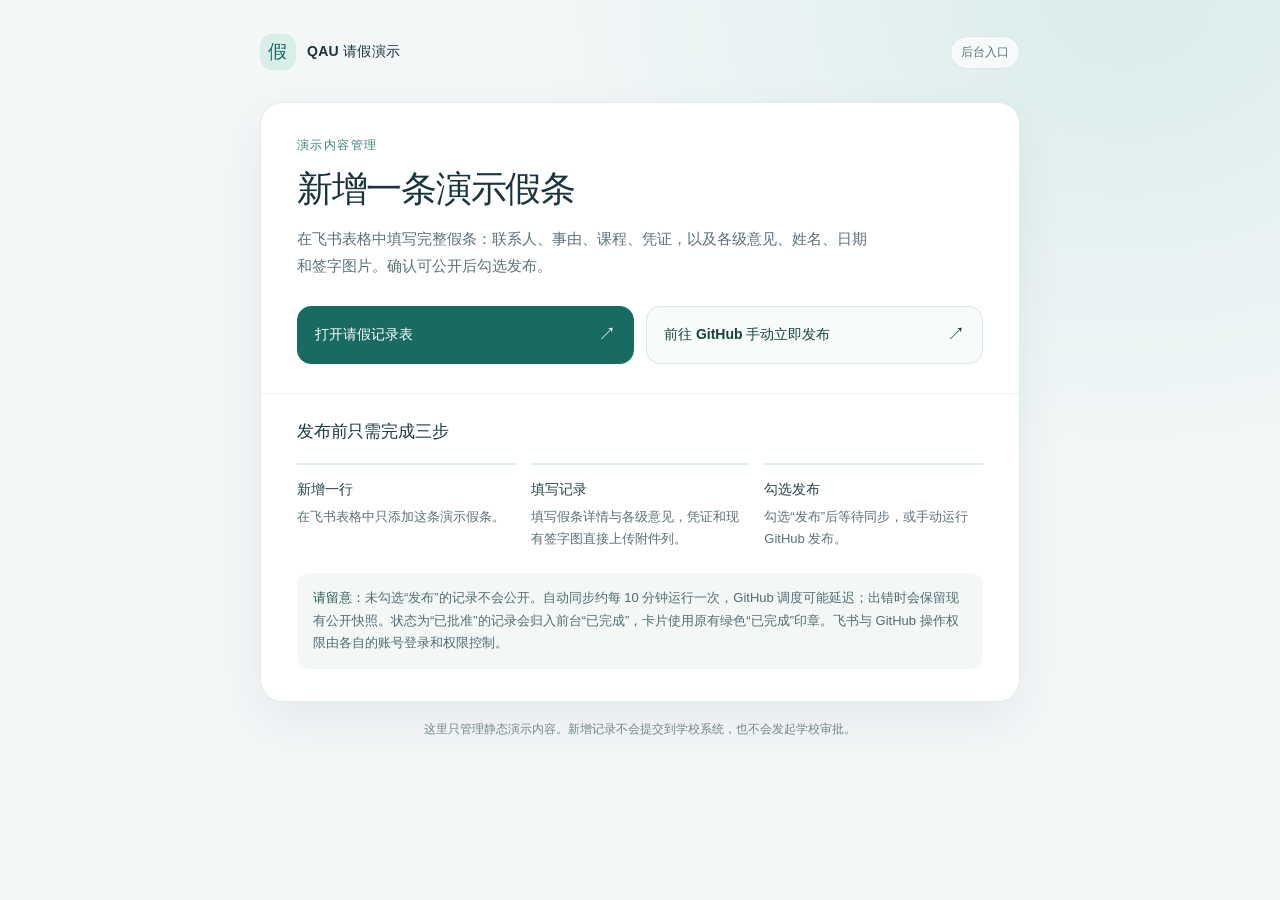
<file: admin.html>
<!doctype html>
<html lang="zh-CN">
<head>
  <meta charset="utf-8">
  <meta name="viewport" content="width=device-width, initial-scale=1">
  <meta name="theme-color" content="#f4f7f8">
  <title>青岛农业大学智慧校园·我的申请</title>
  <style>
    :root {
      color-scheme: light;
      font-family: -apple-system, BlinkMacSystemFont, "Segoe UI", "PingFang SC", "Microsoft YaHei", sans-serif;
      color: #17313c;
      background: #f4f7f8;
      font-synthesis: none;
      text-rendering: optimizeLegibility;
    }

    * { box-sizing: border-box; }

    body {
      margin: 0;
      min-width: 320px;
      min-height: 100vh;
      background:
        radial-gradient(ellipse at 88% 0%, rgba(188, 226, 220, .48), transparent 38rem),
        #f4f7f8;
    }

    .wrap {
      width: min(100% - 36px, 760px);
      margin: 0 auto;
      padding: 34px 0 48px;
    }

    header {
      display: flex;
      justify-content: space-between;
      align-items: center;
      gap: 16px;
      margin-bottom: 32px;
    }

    .brand {
      display: flex;
      align-items: center;
      gap: 11px;
      font-size: 14px;
      font-weight: 700;
      letter-spacing: .02em;
    }

    .mark {
      display: grid;
      width: 36px;
      height: 36px;
      place-items: center;
      border-radius: 12px;
      background: #d9eee9;
      color: #176b61;
      font-size: 19px;
    }

    .badge {
      padding: 7px 10px;
      border: 1px solid #dce6e8;
      border-radius: 999px;
      color: #587079;
      background: rgba(255, 255, 255, .72);
      font-size: 12px;
      white-space: nowrap;
    }

    main {
      overflow: hidden;
      border: 1px solid #e3eaec;
      border-radius: 22px;
      background: #fff;
      box-shadow: 0 18px 48px rgba(31, 61, 70, .07);
    }

    .intro { padding: 34px 36px 27px; }

    .eyebrow {
      margin: 0 0 12px;
      color: #318175;
      font-size: 12px;
      font-weight: 700;
      letter-spacing: .12em;
    }

    h1 {
      margin: 0;
      color: #18343e;
      font-size: clamp(27px, 5vw, 36px);
      line-height: 1.25;
      letter-spacing: -.035em;
    }

    .lede {
      max-width: 570px;
      margin: 14px 0 0;
      color: #5b7078;
      font-size: 15px;
      line-height: 1.8;
    }

    .actions {
      display: grid;
      grid-template-columns: 1fr 1fr;
      gap: 12px;
      padding: 0 36px 29px;
    }

    .button {
      display: flex;
      min-height: 58px;
      align-items: center;
      justify-content: space-between;
      gap: 12px;
      padding: 14px 17px;
      border: 1px solid #dce7e8;
      border-radius: 14px;
      color: #17443f;
      background: #f7fbfa;
      font-size: 14px;
      font-weight: 700;
      line-height: 1.4;
      text-decoration: none;
      transition: border-color .15s ease, background .15s ease, transform .15s ease;
    }

    .button:hover {
      transform: translateY(-1px);
      border-color: #a6ccc4;
      background: #eef8f5;
    }

    .button.primary {
      border-color: #176b61;
      color: #fff;
      background: #176b61;
    }

    .button.primary:hover { background: #125b53; }
    .arrow { font-size: 18px; font-weight: 400; }

    .divider { height: 1px; background: #edf1f2; }

    .guide { padding: 26px 36px 32px; }

    h2 {
      margin: 0;
      color: #1b3841;
      font-size: 17px;
      letter-spacing: -.01em;
    }

    .steps {
      display: grid;
      grid-template-columns: repeat(3, 1fr);
      gap: 15px;
      margin: 20px 0 0;
      padding: 0;
      list-style: none;
    }

    .steps li {
      min-width: 0;
      padding-top: 13px;
      border-top: 2px solid #dcece8;
      color: #5b7078;
      font-size: 13px;
      line-height: 1.7;
    }

    .steps strong {
      display: block;
      margin-bottom: 4px;
      color: #24434c;
      font-size: 14px;
    }

    .note {
      margin: 23px 0 0;
      padding: 14px 16px;
      border-radius: 12px;
      color: #526b73;
      background: #f3f8f7;
      font-size: 13px;
      line-height: 1.75;
    }

    .note strong { color: #275c55; }

    footer {
      margin-top: 17px;
      color: #73868c;
      font-size: 12px;
      line-height: 1.7;
      text-align: center;
    }

    a:focus-visible {
      outline: 3px solid #e19b55;
      outline-offset: 3px;
    }

    @media (max-width: 580px) {
      .wrap { width: min(100% - 24px, 480px); padding-top: 22px; }
      header { margin-bottom: 21px; }
      .intro { padding: 27px 22px 21px; }
      .actions { grid-template-columns: 1fr; padding: 0 22px 23px; }
      .guide { padding: 23px 22px 25px; }
      .steps { grid-template-columns: 1fr; gap: 12px; }
      .steps li { padding-top: 10px; }
      footer { padding: 0 10px; }
    }
  </style>
</head>
<body>
  <div class="wrap">
    <header>
      <div class="brand"><span class="mark" aria-hidden="true">假</span><span>QAU 请假演示</span></div>
      <span class="badge">后台入口</span>
    </header>

    <main>
      <section class="intro" aria-labelledby="page-title">
        <p class="eyebrow">演示内容管理</p>
        <h1 id="page-title">新增一条演示假条</h1>
        <p class="lede">在飞书表格中填写完整假条：联系人、事由、课程、凭证，以及各级意见、姓名、日期和签字图片。确认可公开后勾选发布。</p>
      </section>

      <nav class="actions" aria-label="管理入口">
        <a class="button primary" href="https://zcnl06gk5pj6.feishu.cn/base/JLp3bfoYkaqN0Ys9zUdcaZcln2b?table=tblTBy6DTEkNYOlV&amp;view=vewv0Zh1r9" target="_blank" rel="noopener noreferrer">
          <span>打开请假记录表</span><span class="arrow" aria-hidden="true">↗</span>
        </a>
        <a class="button" href="https://github.com/huachen19867/qau-ui-demo/actions/workflows/publish.yml" target="_blank" rel="noopener noreferrer">
          <span>前往 GitHub 手动立即发布</span><span class="arrow" aria-hidden="true">↗</span>
        </a>
      </nav>

      <div class="divider" aria-hidden="true"></div>

      <section class="guide" aria-labelledby="guide-title">
        <h2 id="guide-title">发布前只需完成三步</h2>
        <ol class="steps">
          <li><strong>新增一行</strong>在飞书表格中只添加这条演示假条。</li>
          <li><strong>填写记录</strong>填写假条详情与各级意见，凭证和现有签字图直接上传附件列。</li>
          <li><strong>勾选发布</strong>勾选“发布”后等待同步，或手动运行 GitHub 发布。</li>
        </ol>
        <p class="note"><strong>请留意：</strong>未勾选“发布”的记录不会公开。自动同步约每 10 分钟运行一次，GitHub 调度可能延迟；出错时会保留现有公开快照。状态为“已批准”的记录会归入前台“已完成”，卡片使用原有绿色“已完成”印章。飞书与 GitHub 操作权限由各自的账号登录和权限控制。</p>
      </section>
    </main>

    <footer>这里只管理静态演示内容。新增记录不会提交到学校系统，也不会发起学校审批。</footer>
  </div>
</body>
</html>
</file>
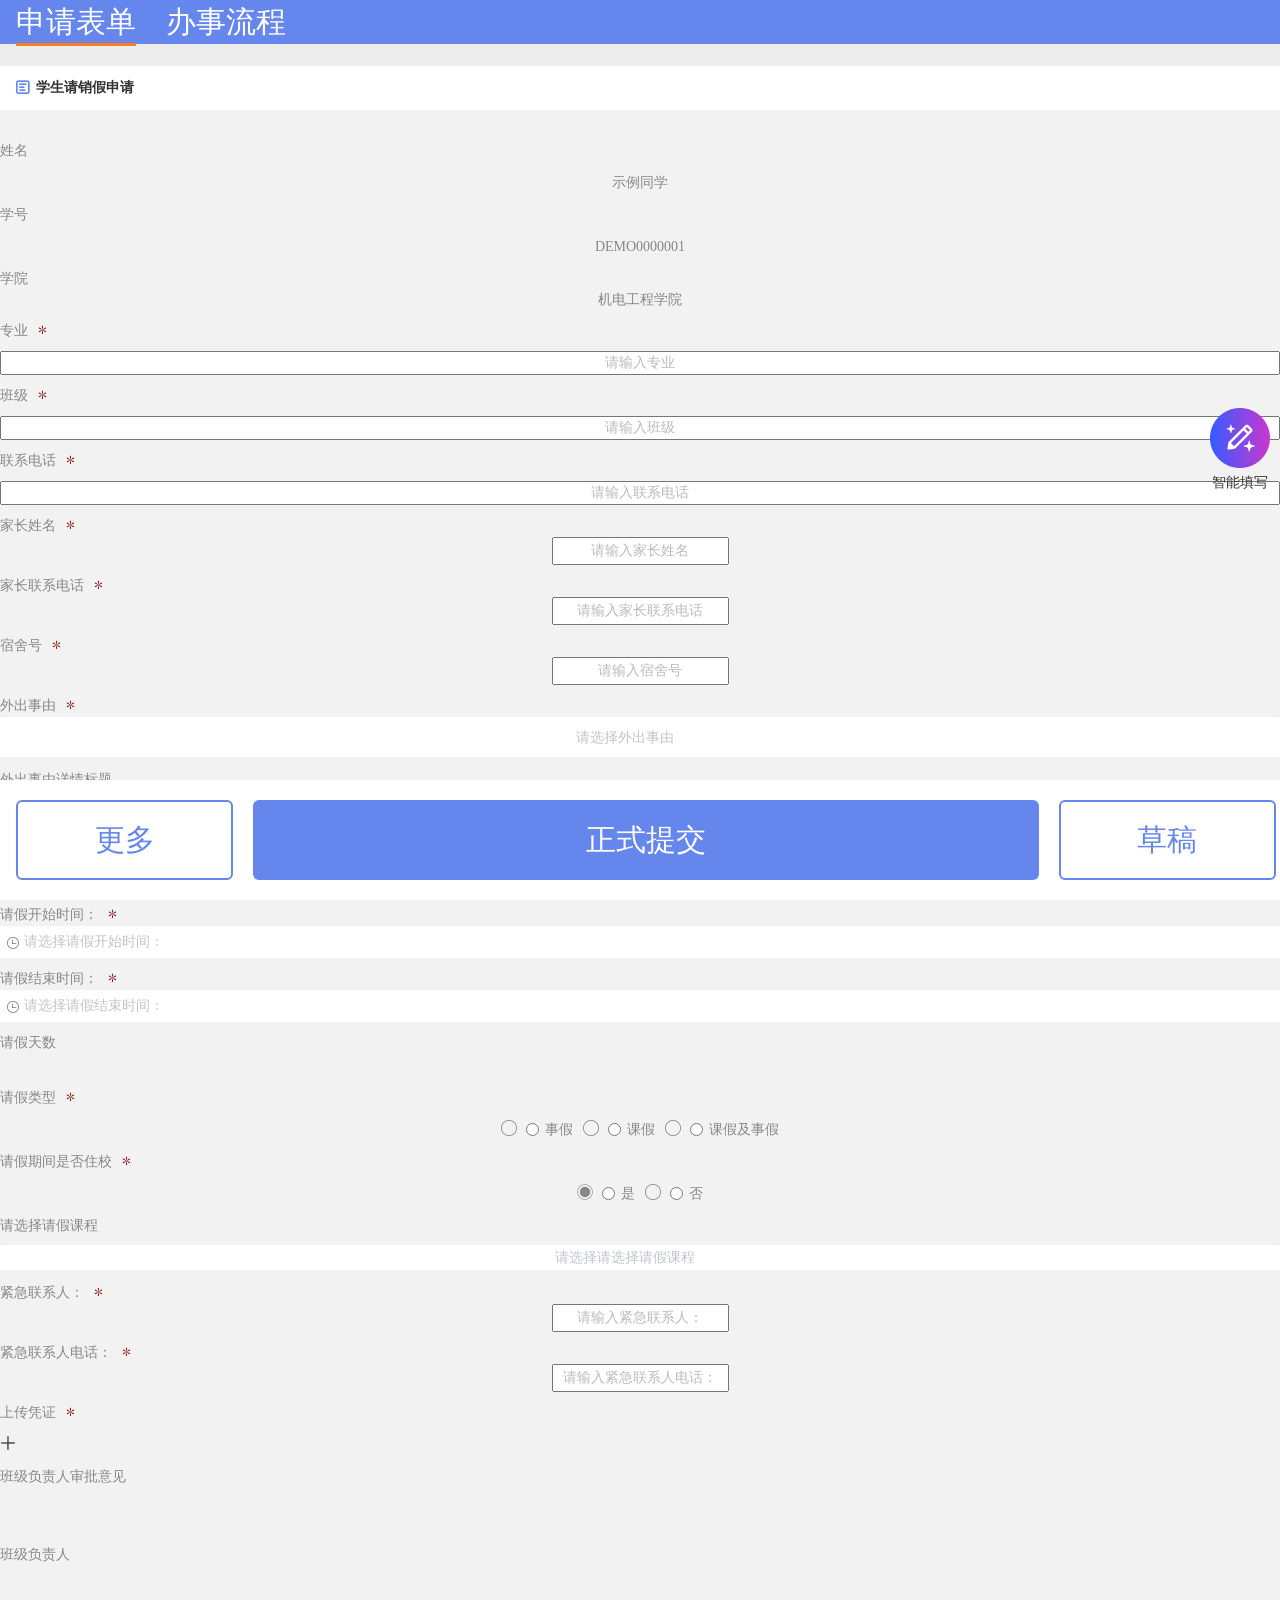
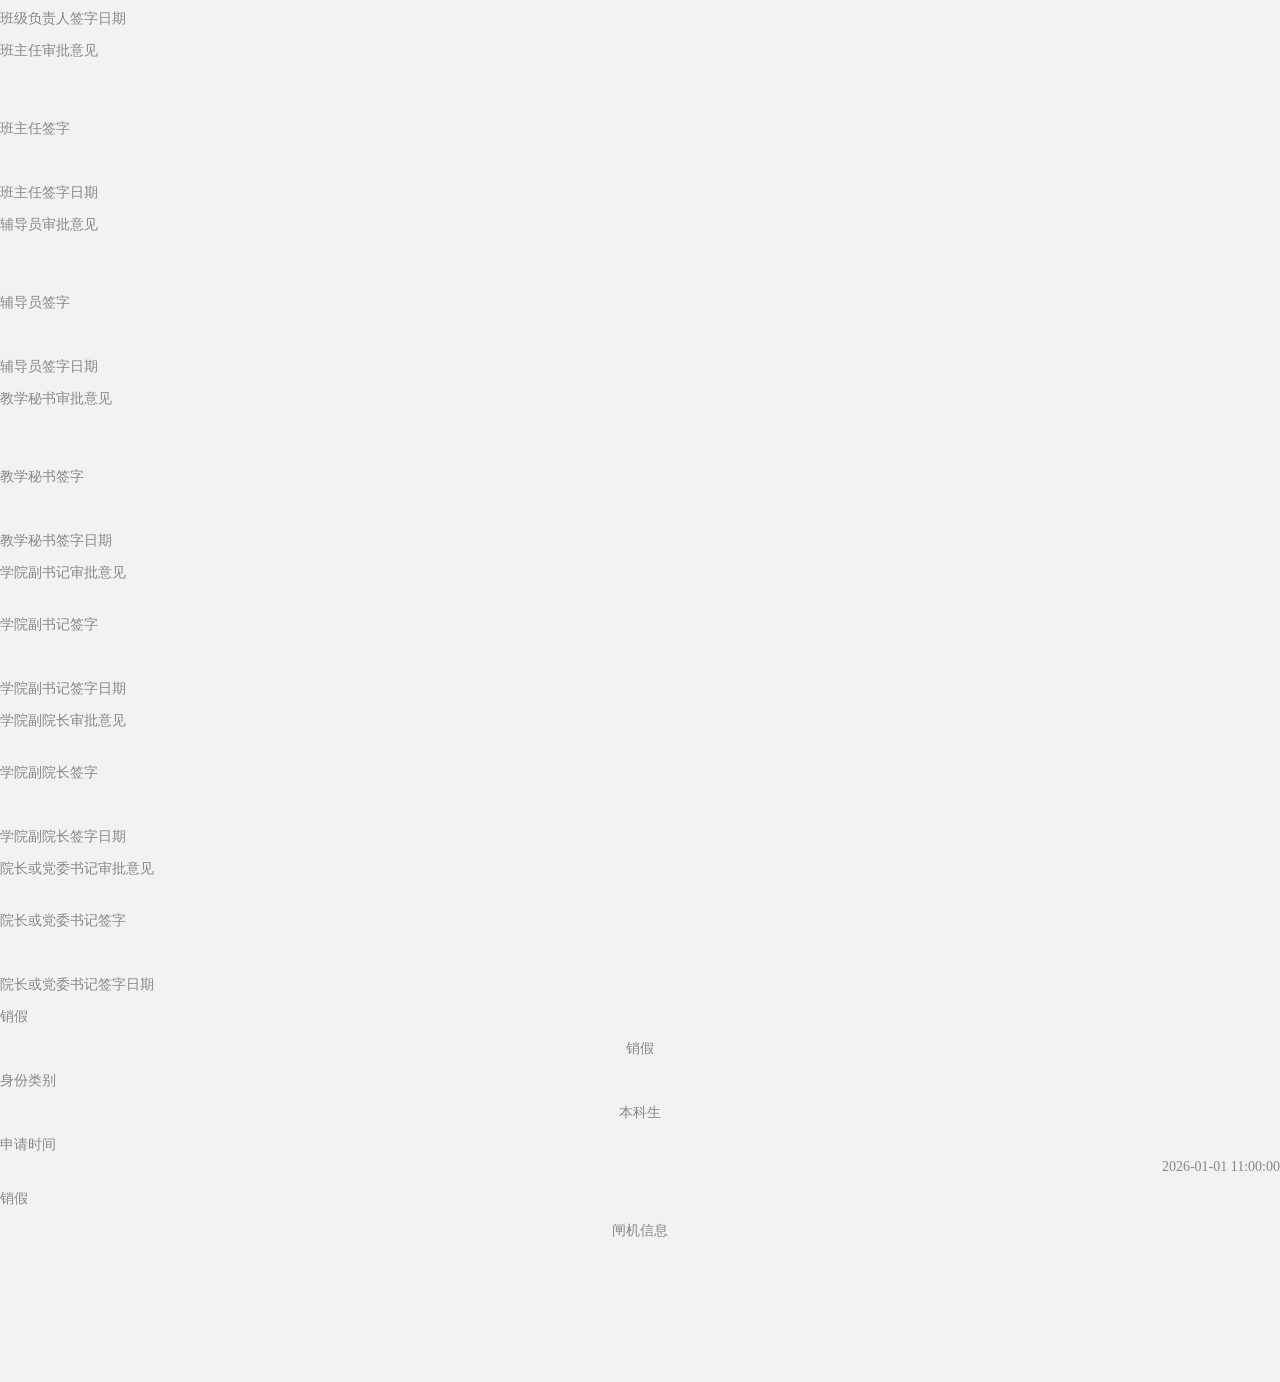
<file: leave-form.html>
<!DOCTYPE html>
<html lang="zh-cn" data-theme="default" data-qau-page="p4">
<head>
<meta charset="utf-8">
<meta http-equiv="X-UA-Compatible" content="IE=edge">
<meta name="viewport" content="width=device-width,initial-scale=1,maximum-scale=1,minimum-scale=1,viewport-fit=cover">
<title>青岛农业大学智慧校园·我的申请</title>
<link rel="stylesheet" href="assets/css/p4.css">
<link rel="stylesheet" href="assets/css/replica.css">
<link rel="stylesheet" href="assets/css/qau-leaves.css">
</head>
<body class="site_mobile_common">
<div id="wxform"><div class="top"><div style="" class="W_onetop active">
        申请表单
        <span style="display: none;">1</span></div> <a href="javascript:;" data-qau="p4.办事流程">办事流程</a> <span class="line" style="left: 5.58933px;"></span></div> <div class="forms"><div style="height: 0px;"></div> <!----> <!----> <div class="toptabla"><div class="toptabla_con"><div class="formsTop_left"><i class="iconfont icon-biaodanyemian"></i> <p class="" data-qau="p4.学生请销假申请">学生请销假申请</p></div> <!----></div></div> <div id="pubilcForms"><div><div element-loading-custom-class="area-vloading" class="m_formList"><div class="mobile_up_down_style"><div class="pluginnames"><span style="color: rgb(135, 135, 135); font-size: 14px; font-family: 微软雅黑; line-height: 22px;" data-qau="p4.姓名">姓名</span> <!----></div> <!----> <div class="plugin-allbox"><div data-key="User_32" class="dplugin-box" style="margin-top:0px;margin-bottom:0px;text-align:center"><div class="dplugin-mobile dplugin-doneplugin dplugin-mobile-dinput"><span class="doneplugin-value doneplugin-value-userview" style="font-size:14px;font-family:微软雅黑;font-weight:normal;font-style:normal;color:rgb(135,135,135);text-decoration:none;text-align:center;line-height:22px;letter-spacing:0px">
						示例同学
					</span></div></div> <!----></div></div><div class="mobile_up_down_style"><div class="pluginnames"><span style="color: rgb(135, 135, 135); font-size: 14px; font-family: 微软雅黑; line-height: 22px;" data-qau="p4.学号">学号</span> <!----></div> <!----> <div class="plugin-allbox"><div data-key="User_33" class="dplugin-box" style="margin-top:0px;margin-bottom:0px;text-align:center"><div class="dplugin-mobile dplugin-doneplugin dplugin-mobile-dinput"><span class="doneplugin-value doneplugin-value-userview" style="font-size:14px;font-family:微软雅黑;font-weight:normal;font-style:normal;color:rgb(135,135,135);text-decoration:none;text-align:center;line-height:22px;letter-spacing:0px">
						DEMO0000001
					</span></div></div> <!----></div></div><div class="mobile_up_down_style"><div class="pluginnames"><span style="color: rgb(135, 135, 135); font-size: 14px; font-family: 微软雅黑; line-height: 20px;" data-qau="p4.学院">学院</span> <!----></div> <!----> <div class="plugin-allbox"><div data-key="Input_188" class="dplugin-box" style="margin-top:0px;margin-bottom:0px;text-align:center"><div class="dplugin-mobile dplugin-mobile-dinput dinput-vie dplugin-mobile-dinput-focusalert" style="font-size:14px;font-family:微软雅黑;font-weight:normal;font-style:normal;color:rgb(135,135,135);text-decoration:none;text-align:center;line-height:20px;letter-spacing:0px"><span class="plugin-data" style="font-size:14px;font-family:微软雅黑;font-weight:normal;font-style:normal;color:rgb(135,135,135);text-decoration:none;text-align:center;line-height:20px;letter-spacing:0px" data-qau="p4.机电工程学院">机电工程学院</span></div></div> <!----></div></div><div class="mobile_up_down_style"><div class="pluginnames required"><span style="color: rgb(135, 135, 135); font-size: 14px; font-family: 微软雅黑; line-height: 22px;" data-qau="p4.专业">专业</span> <i class="iconfont icon_mobile_required"></i></div> <!----> <div class="plugin-allbox"><div data-key="User_35" class="dplugin-box required dplugin-box-1 dplugin-mobile-input" style="margin-top:0px;margin-bottom:0px;text-align:center"><div class="dplugin-mobile dplugin-doneplugin dplugin-mobile-dinput"><input type="text" placeholder="请输入专业" class="doneplugin-value dplugin-inputView" style="font-size:14px;font-family:微软雅黑;font-weight:normal;font-style:normal;color:rgb(135,135,135);text-decoration:none;text-align:center;line-height:22px;letter-spacing:0px"></div></div> <!----></div></div><div class="mobile_up_down_style"><div class="pluginnames required"><span style="color: rgb(135, 135, 135); font-size: 14px; font-family: 微软雅黑; line-height: 22px;" data-qau="p4.班级">班级</span> <i class="iconfont icon_mobile_required"></i></div> <!----> <div class="plugin-allbox"><div data-key="User_190" class="dplugin-box required dplugin-box-1 dplugin-mobile-input" style="margin-top:0px;margin-bottom:0px;text-align:center"><div class="dplugin-mobile dplugin-doneplugin dplugin-mobile-dinput"><input type="text" placeholder="请输入班级" class="doneplugin-value dplugin-inputView" style="font-size:14px;font-family:微软雅黑;font-weight:normal;font-style:normal;color:rgb(135,135,135);text-decoration:none;text-align:center;line-height:22px;letter-spacing:0px"></div></div> <!----></div></div><div class="mobile_up_down_style"><div class="pluginnames required"><span style="color: rgb(135, 135, 135); font-size: 14px; font-family: 微软雅黑; line-height: 22px;" data-qau="p4.联系电话">联系电话</span> <i class="iconfont icon_mobile_required"></i></div> <!----> <div class="plugin-allbox"><div data-key="User_36" class="dplugin-box required dplugin-box-1 dplugin-mobile-input" style="margin-top:0px;margin-bottom:0px;text-align:center"><div class="dplugin-mobile dplugin-doneplugin dplugin-mobile-dinput"><input type="text" placeholder="请输入联系电话" class="doneplugin-value dplugin-inputView" style="font-size:14px;font-family:微软雅黑;font-weight:normal;font-style:normal;color:rgb(135,135,135);text-decoration:none;text-align:center;line-height:22px;letter-spacing:0px"></div></div> <!----></div></div><div class="mobile_up_down_style"><div class="pluginnames required"><span style="color: rgb(135, 135, 135); font-size: 14px; font-family: 微软雅黑; line-height: 22px;" data-qau="p4.家长姓名">家长姓名</span> <i class="iconfont icon_mobile_required"></i></div> <!----> <div class="plugin-allbox"><div data-key="Input_37" class="dplugin-box required dplugin-box-1 dplugin-mobile-input" style="margin-top:0px;margin-bottom:0px;text-align:center"><div class="dplugin-mobile dplugin-mobile-dinput dinput-vie dplugin-mobile-dinput-focusalert" style="font-size:14px;font-family:微软雅黑;font-weight:normal;font-style:normal;color:rgb(135,135,135);text-decoration:none;text-align:center;line-height:22px;letter-spacing:0px"><span><div role="tooltip" id="el-popover-2723" aria-hidden="true" class="el-popover el-popper set_padding" tabindex="0" style="width:243.198px;display:none"><!----></div><div class="el-popover__reference" aria-describedby="el-popover-2723" tabindex="0"><input maxlength="180" placeholder="请输入家长姓名" type="text" class="dplugin-mobile-newInput" style="font-size:14px;font-family:微软雅黑;font-weight:normal;font-style:normal;color:rgb(135,135,135);text-decoration:none;text-align:center;line-height:22px;letter-spacing:0px" data-qau-ph="p4.ph.请输入家长姓名"> <!----></div></span></div></div> <!----></div></div><div class="mobile_up_down_style"><div class="pluginnames required"><span style="color: rgb(135, 135, 135); font-size: 14px; font-family: 微软雅黑; line-height: 22px;" data-qau="p4.家长联系电话">家长联系电话</span> <i class="iconfont icon_mobile_required"></i></div> <!----> <div class="plugin-allbox"><div data-key="Input_38" class="dplugin-box required dplugin-box-1 dplugin-mobile-input" style="margin-top:0px;margin-bottom:0px;text-align:center"><div class="dplugin-mobile dplugin-mobile-dinput dinput-vie dplugin-mobile-dinput-focusalert" style="font-size:14px;font-family:微软雅黑;font-weight:normal;font-style:normal;color:rgb(135,135,135);text-decoration:none;text-align:center;line-height:22px;letter-spacing:0px"><span><div role="tooltip" id="el-popover-4859" aria-hidden="true" class="el-popover el-popper set_padding" tabindex="0" style="width:243.198px;display:none"><!----></div><div class="el-popover__reference" aria-describedby="el-popover-4859" tabindex="0"><input maxlength="180" placeholder="请输入家长联系电话" type="text" class="dplugin-mobile-newInput" style="font-size:14px;font-family:微软雅黑;font-weight:normal;font-style:normal;color:rgb(135,135,135);text-decoration:none;text-align:center;line-height:22px;letter-spacing:0px" data-qau-ph="p4.ph.请输入家长联系电话"> <!----></div></span></div></div> <!----></div></div><div class="mobile_up_down_style"><div class="pluginnames required"><span style="color: rgb(135, 135, 135); font-size: 14px; font-family: 微软雅黑; line-height: 22px;" data-qau="p4.宿舍号">宿舍号</span> <i class="iconfont icon_mobile_required"></i></div> <!----> <div class="plugin-allbox"><div data-key="Input_40" class="dplugin-box required dplugin-box-1 dplugin-mobile-input" style="margin-top:0px;margin-bottom:0px;text-align:center"><div class="dplugin-mobile dplugin-mobile-dinput dinput-vie dplugin-mobile-dinput-focusalert" style="font-size:14px;font-family:微软雅黑;font-weight:normal;font-style:normal;color:rgb(135,135,135);text-decoration:none;text-align:center;line-height:22px;letter-spacing:0px"><span><div role="tooltip" id="el-popover-829" aria-hidden="true" class="el-popover el-popper set_padding" tabindex="0" style="width:243.198px;display:none"><!----></div><div class="el-popover__reference" aria-describedby="el-popover-829" tabindex="0"><input maxlength="180" placeholder="请输入宿舍号" type="text" class="dplugin-mobile-newInput" style="font-size:14px;font-family:微软雅黑;font-weight:normal;font-style:normal;color:rgb(135,135,135);text-decoration:none;text-align:center;line-height:22px;letter-spacing:0px" data-qau-ph="p4.ph.请输入宿舍号"> <!----></div></span></div></div> <!----></div></div><div class=""><div class="pluginnames required"><span style="color: rgb(135, 135, 135); font-size: 14px; font-family: 微软雅黑; line-height: 20px;" data-qau="p4.外出事由">外出事由</span> <i class="iconfont icon_mobile_required"></i></div> <!----> <div class="plugin-allbox"><div data-key="SelectV2_150" class="dplugin-box required dplugin-box-1" style="position:relative;overflow:hidden;margin-top:0px;margin-bottom:0px;text-align:center"><!----> <div class="dplugin-mobile dplugin-mobile-dSelect dselectview"><div class="el-select fSelct_input_textAlign_c" style="width:100%;font-size:14px;font-family:微软雅黑;font-weight:normal;font-style:normal;color:rgb(135,135,135);text-decoration:none;text-align:center;line-height:20px;letter-spacing:0px"><!----><div class="el-input el-input--suffix"><!----><input type="text" autocomplete="off" placeholder="请选择外出事由" class="el-input__inner"><!----><span class="el-input__suffix"><span class="el-input__suffix-inner"><i class="el-select__caret el-input__icon el-icon-"></i><!----><!----><!----><!----><!----></span><!----></span><!----><!----></div><div class="el-select-dropdown el-popper dSelect_android_pop_height_150" style="display:none;min-width:363.333px"><div class="el-scrollbar" style=""><div class="el-select-dropdown__wrap el-scrollbar__wrap el-scrollbar__wrap--hidden-default"><ul class="el-scrollbar__view el-select-dropdown__list"><!----><li class="el-select-dropdown__item select_phone_style" style="font-size:14px;font-family:微软雅黑;font-weight:normal;font-style:normal;color:rgb(135,135,135);text-decoration:none;text-align:center;line-height:34px!important;letter-spacing:0px"><!----> <span style="font-size:13px" data-qau="p4.外出就医（需填空写明医院名称）">外出就医（需填空写明医院名称）</span></li><li class="el-select-dropdown__item select_phone_style" style="font-size:14px;font-family:微软雅黑;font-weight:normal;font-style:normal;color:rgb(135,135,135);text-decoration:none;text-align:center;line-height:34px!important;letter-spacing:0px"><!----> <span style="font-size:13px" data-qau="p4.开展科研（需填空写明开展科研的单位名称）">开展科研（需填空写明开展科研的单位名称）</span></li><li class="el-select-dropdown__item select_phone_style" style="font-size:14px;font-family:微软雅黑;font-weight:normal;font-style:normal;color:rgb(135,135,135);text-decoration:none;text-align:center;line-height:34px!important;letter-spacing:0px"><!----> <span style="font-size:13px" data-qau="p4.参加培训（需填空写明培训机构名称和内容）">参加培训（需填空写明培训机构名称和内容）</span></li><li class="el-select-dropdown__item select_phone_style" style="font-size:14px;font-family:微软雅黑;font-weight:normal;font-style:normal;color:rgb(135,135,135);text-decoration:none;text-align:center;line-height:34px!important;letter-spacing:0px"><!----> <span style="font-size:13px" data-qau="p4.考试（需填空写明考试名称）">考试（需填空写明考试名称）</span></li><li class="el-select-dropdown__item select_phone_style" style="font-size:14px;font-family:微软雅黑;font-weight:normal;font-style:normal;color:rgb(135,135,135);text-decoration:none;text-align:center;line-height:34px!important;letter-spacing:0px"><!----> <span style="font-size:13px" data-qau="p4.实习（需填空写明单位名称）">实习（需填空写明单位名称）</span></li><li class="el-select-dropdown__item select_phone_style" style="font-size:14px;font-family:微软雅黑;font-weight:normal;font-style:normal;color:rgb(135,135,135);text-decoration:none;text-align:center;line-height:34px!important;letter-spacing:0px"><!----> <span style="font-size:13px" data-qau="p4.参加招聘会">参加招聘会</span></li><li class="el-select-dropdown__item select_phone_style" style="font-size:14px;font-family:微软雅黑;font-weight:normal;font-style:normal;color:rgb(135,135,135);text-decoration:none;text-align:center;line-height:34px!important;letter-spacing:0px"><!----> <span style="font-size:13px" data-qau="p4.参加笔、面试（需填空写明单位名称）">参加笔、面试（需填空写明单位名称）</span></li><li class="el-select-dropdown__item select_phone_style" style="font-size:14px;font-family:微软雅黑;font-weight:normal;font-style:normal;color:rgb(135,135,135);text-decoration:none;text-align:center;line-height:34px!important;letter-spacing:0px"><!----> <span style="font-size:13px" data-qau="p4.参加学校组织的集体外出活动（需填空写明活动名称）">参加学校组织的集体外出活动（需填空写明活动名称）</span></li><li class="el-select-dropdown__item select_phone_style" style="font-size:14px;font-family:微软雅黑;font-weight:normal;font-style:normal;color:rgb(135,135,135);text-decoration:none;text-align:center;line-height:34px!important;letter-spacing:0px"><!----> <span style="font-size:13px" data-qau="p4.社会实践（需填空写明实践内容）">社会实践（需填空写明实践内容）</span></li><li class="el-select-dropdown__item select_phone_style" style="font-size:14px;font-family:微软雅黑;font-weight:normal;font-style:normal;color:rgb(135,135,135);text-decoration:none;text-align:center;line-height:34px!important;letter-spacing:0px"><!----> <span style="font-size:13px" data-qau="p4.探亲">探亲</span></li><li class="el-select-dropdown__item select_phone_style" style="font-size:14px;font-family:微软雅黑;font-weight:normal;font-style:normal;color:rgb(135,135,135);text-decoration:none;text-align:center;line-height:34px!important;letter-spacing:0px"><!----> <span style="font-size:13px" data-qau="p4.陪护生病家人（需填空写明医院和科室名称）">陪护生病家人（需填空写明医院和科室名称）</span></li><li class="el-select-dropdown__item select_phone_style" style="font-size:14px;font-family:微软雅黑;font-weight:normal;font-style:normal;color:rgb(135,135,135);text-decoration:none;text-align:center;line-height:34px!important;letter-spacing:0px"><!----> <span style="font-size:13px" data-qau="p4.校内无法解决的个人生活需求（需填空写明具体需求）">校内无法解决的个人生活需求（需填空写明具体需求）</span></li><li class="el-select-dropdown__item select_phone_style" style="font-size:14px;font-family:微软雅黑;font-weight:normal;font-style:normal;color:rgb(135,135,135);text-decoration:none;text-align:center;line-height:34px!important;letter-spacing:0px"><!----> <span style="font-size:13px" data-qau="p4.其他必要需求（需填空写明具体需求）">其他必要需求（需填空写明具体需求）</span></li><li class="el-select-dropdown__item select_phone_style selected" style="font-size:14px;font-family:微软雅黑;font-weight:normal;font-style:normal;color:rgb(135,135,135);text-decoration:none;text-align:center;line-height:34px!important;letter-spacing:0px"><!----> <span style="font-size:13px" data-qau="p4.校内其他类型（因生病、课程冲突、考试等原因影响上课，但不出学校）">校内其他类型（因生病、课程冲突、考试等原因影响上课，但不出学校）</span></li></ul></div><div class="el-scrollbar__bar is-horizontal"><div class="el-scrollbar__thumb" style="transform:translateX(0%)"></div></div><div class="el-scrollbar__bar is-vertical"><div class="el-scrollbar__thumb" style="transform:translateY(0%)"></div></div></div><!----></div></div></div></div> <!----></div></div><div class="mobile_pluginnames_hide"><div class="pluginnames"><span style="color: rgb(135, 135, 135); font-size: 14px; font-family: 微软雅黑; line-height: 20px;" data-qau="p4.外出事由详情标题">外出事由详情标题</span> <!----></div> <!----> <div class="plugin-allbox"><div data-key="Input_161" class="dplugin-box" style="margin-top:0px;margin-bottom:0px;text-align:center"><div class="dplugin-mobile dplugin-mobile-dinput dinput-vie dplugin-mobile-dinput-focusalert" style="font-size:14px;font-family:微软雅黑;font-weight:normal;font-style:normal;color:rgb(135,135,135);text-decoration:none;text-align:center;line-height:20px;letter-spacing:0px"><span class="plugin-data" style="font-size:14px;font-family:微软雅黑;font-weight:normal;font-style:normal;color:rgb(135,135,135);text-decoration:none;text-align:center;line-height:20px;letter-spacing:0px" data-qau="p4.事由详情">事由详情</span></div></div> <!----></div></div><div class="mobile_pluginnames_hide"><div class="pluginnames required"><span style="color: rgb(135, 135, 135); font-size: 14px; font-family: 微软雅黑; line-height: 22px;" data-qau="p4.外出事由详情">外出事由详情</span> <i class="iconfont icon_mobile_required"></i></div> <!----> <div class="plugin-allbox"><div data-key="MultiInput_42" class="dplugin-box required dplugin-box-1 dplugin-mobile-input" style="margin-top:0px;margin-bottom:0px;text-align:center"><div class="dplugin-mobile dplugin-mobile-dmultiInputs"><textarea maxlength="" placeholder="请输入外出事由详情" class="bottomPadding_mobile dplugin-boxBorder dplugin_multiInput 2e9ee9b411bed8c39955a29aac4960c9" style="font-size:14px;font-family:微软雅黑;font-weight:normal;font-style:normal;color:rgb(135,135,135);text-decoration:none;text-align:center;line-height:22px;letter-spacing:0px;min-height:46px"></textarea> <!----></div></div> <!----></div></div><div class="mobile_up_down_style"><div class="pluginnames required"><span style="color: rgb(135, 135, 135); font-size: 14px; font-family: 微软雅黑; line-height: 22px;" data-qau="p4.请假开始时间：">请假开始时间：</span> <i class="iconfont icon_mobile_required"></i></div> <!----> <div class="plugin-allbox"><div data-key="Calendar_44" class="dplugin-box required dplugin-box-1" style="margin-top:0px;margin-bottom:0px;text-align:center"><div class="dplugin-mobile dplugin-mobile-dCalendar dCalendar-vie" style="font-size:14px;font-family:微软雅黑;font-weight:normal;font-style:normal;color:rgb(135,135,135);text-decoration:none;text-align:center;line-height:22px;letter-spacing:0px"><div class="el-date-editor el-input el-input--small el-input--prefix el-input--suffix el-date-editor--datetime"><!----><input type="text" readonly autocomplete="off" name="" placeholder="请选择请假开始时间：" class="el-input__inner"><span class="el-input__prefix"><i class="el-input__icon el-icon-time"></i><!----></span><span class="el-input__suffix"><span class="el-input__suffix-inner"><i class="el-input__icon"></i><!----><!----><!----><!----></span><!----></span><!----><!----></div> <!----></div></div> <!----></div></div><div class="mobile_up_down_style"><div class="pluginnames required"><span style="color: rgb(135, 135, 135); font-size: 14px; font-family: 微软雅黑; line-height: 22px;" data-qau="p4.请假结束时间：">请假结束时间：</span> <i class="iconfont icon_mobile_required"></i></div> <!----> <div class="plugin-allbox"><div data-key="Calendar_45" class="dplugin-box required dplugin-box-1" style="margin-top:0px;margin-bottom:0px;text-align:center"><div class="dplugin-mobile dplugin-mobile-dCalendar dCalendar-vie" style="font-size:14px;font-family:微软雅黑;font-weight:normal;font-style:normal;color:rgb(135,135,135);text-decoration:none;text-align:center;line-height:22px;letter-spacing:0px"><div class="el-date-editor el-input el-input--small el-input--prefix el-input--suffix el-date-editor--datetime"><!----><input type="text" readonly autocomplete="off" name="" placeholder="请选择请假结束时间：" class="el-input__inner"><span class="el-input__prefix"><i class="el-input__icon el-icon-time"></i><!----></span><span class="el-input__suffix"><span class="el-input__suffix-inner"><i class="el-input__icon"></i><!----><!----><!----><!----></span><!----></span><!----><!----></div> <!----></div></div> <!----></div></div><div class="mobile_up_down_style"><div class="pluginnames"><span style="color: rgb(135, 135, 135); font-size: 14px; font-family: 微软雅黑; line-height: 22px;" data-qau="p4.请假天数">请假天数</span> <!----></div> <!----> <div class="plugin-allbox"><div data-key="Count_46" class="dplugin-box" style="margin-top:0px;margin-bottom:0px;text-align:left"><div class="dplugin-mobile dplugin-mobile-dinput dinput-vie" style="font-size:14px;font-family:微软雅黑;font-weight:normal;font-style:normal;color:rgb(135,135,135);text-decoration:none;text-align:left;line-height:22px;letter-spacing:0px"><span> </span></div></div> <!----></div></div><div class=""><div class="pluginnames required"><span style="color: rgb(135, 135, 135); font-size: 14px; font-family: 微软雅黑; line-height: 20px;" data-qau="p4.请假类型">请假类型</span> <i class="iconfont icon_mobile_required"></i></div> <!----> <div class="plugin-allbox"><div data-key="Radio_219" class="dplugin-box required dplugin-box-1" style="margin-top:0px;margin-bottom:0px;text-align:center"><div id="dradioviewRadio_219" class="dplugin-mobile dplugin-mobile-dRadio dplugin-radio" style="white-space:inherit"><label for="1517_Radio_219_0" class="dradiostyle" style="font-size:14px;font-family:微软雅黑;font-weight:normal;font-style:normal;color:rgb(135,135,135);text-decoration:none;text-align:center;line-height:20px;letter-spacing:0px;display:inline;margin-right:10px"><i class="icon iconfont iconfontcolor icondanxuanxuanzhong-copy"></i> <input type="radio" id="1517_Radio_219_0" name="Radio_2191517" class="dplugin-mobile-newRadio" value="事假"> <span style="font-size:14px;font-family:微软雅黑;font-weight:normal;font-style:normal;color:rgb(135,135,135);text-decoration:none;text-align:center;line-height:20px;letter-spacing:0px" data-qau="p4.事假">事假</span></label><label for="1517_Radio_219_1" class="dradiostyle" style="font-size:14px;font-family:微软雅黑;font-weight:normal;font-style:normal;color:rgb(135,135,135);text-decoration:none;text-align:center;line-height:20px;letter-spacing:0px;display:inline;margin-right:10px"><i class="icon iconfont iconfontcolor icondanxuanxuanzhong-copy"></i> <input type="radio" id="1517_Radio_219_1" name="Radio_2191517" class="dplugin-mobile-newRadio" value="课假"> <span style="font-size:14px;font-family:微软雅黑;font-weight:normal;font-style:normal;color:rgb(135,135,135);text-decoration:none;text-align:center;line-height:20px;letter-spacing:0px" data-qau="p4.课假">课假</span></label><label for="1517_Radio_219_2" class="dradiostyle" style="font-size:14px;font-family:微软雅黑;font-weight:normal;font-style:normal;color:rgb(135,135,135);text-decoration:none;text-align:center;line-height:20px;letter-spacing:0px;display:inline;margin-right:0px"><i class="icon iconfont iconfontcolor icondanxuanxuanzhong-copy"></i> <input type="radio" id="1517_Radio_219_2" name="Radio_2191517" class="dplugin-mobile-newRadio" value="课假及事假"> <span style="font-size:14px;font-family:微软雅黑;font-weight:normal;font-style:normal;color:rgb(135,135,135);text-decoration:none;text-align:center;line-height:20px;letter-spacing:0px" data-qau="p4.课假及事假">课假及事假</span></label> <!----></div></div> <!----></div></div><div class=""><div class="pluginnames required"><span style="color: rgb(135, 135, 135); font-size: 14px; font-family: 微软雅黑; line-height: 20px;" data-qau="p4.请假期间是否住校">请假期间是否住校</span> <i class="iconfont icon_mobile_required"></i></div> <!----> <div class="plugin-allbox"><div data-key="Radio_254" class="dplugin-box required dplugin-box-1" style="margin-top:0px;margin-bottom:0px;text-align:center"><div id="dradioviewRadio_254" class="dplugin-mobile dplugin-mobile-dRadio dplugin-radio" style="white-space:inherit"><label for="1517_Radio_254_0" class="dradiostyle" style="font-size:14px;font-family:微软雅黑;font-weight:normal;font-style:normal;color:rgb(135,135,135);text-decoration:none;text-align:center;line-height:20px;letter-spacing:0px;display:inline;margin-right:10px"><i class="icon iconfont iconfontcolor icondanxuanxuanzhongcopy-"></i> <input type="radio" id="1517_Radio_254_0" name="Radio_2541517" class="dplugin-mobile-newRadio" value="是"> <span style="font-size:14px;font-family:微软雅黑;font-weight:normal;font-style:normal;color:rgb(135,135,135);text-decoration:none;text-align:center;line-height:20px;letter-spacing:0px" data-qau="p4.是">是</span></label><label for="1517_Radio_254_1" class="dradiostyle" style="font-size:14px;font-family:微软雅黑;font-weight:normal;font-style:normal;color:rgb(135,135,135);text-decoration:none;text-align:center;line-height:20px;letter-spacing:0px;display:inline;margin-right:0px"><i class="icon iconfont iconfontcolor icondanxuanxuanzhong-copy"></i> <input type="radio" id="1517_Radio_254_1" name="Radio_2541517" class="dplugin-mobile-newRadio" value="否"> <span style="font-size:14px;font-family:微软雅黑;font-weight:normal;font-style:normal;color:rgb(135,135,135);text-decoration:none;text-align:center;line-height:20px;letter-spacing:0px" data-qau="p4.否">否</span></label> <!----></div></div> <!----></div></div><div class=""><div class="pluginnames"><span style="color: rgb(135, 135, 135); font-size: 14px; font-family: 微软雅黑; line-height: 20px;" data-qau="p4.请选择请假课程">请选择请假课程</span> <!----></div> <!----> <div class="plugin-allbox"><div data-key="SelectV2_168" class="dplugin-box" style="position:relative;overflow:hidden;margin-top:0px;margin-bottom:0px;text-align:center"><!----> <div class="dplugin-mobile dplugin-mobile-dSelect dselectview"><div class="el-select fSelct_input_textAlign_c" style="width:100%;font-size:14px;font-family:微软雅黑;font-weight:normal;font-style:normal;color:rgb(135,135,135);text-decoration:none;text-align:center;line-height:20px;letter-spacing:0px"><div class="el-select__tags" style="width:100%;max-width:331.333px"><!----><span></span><input type="text" autocomplete="off" class="el-select__input" style="flex-grow:1;width:0.0603621%;max-width:321.333px"></div><div class="el-input el-input--suffix"><!----><input tabindex="-1" type="text" readonly autocomplete="off" placeholder="请选择请选择请假课程" class="el-input__inner" style="height:25px"><!----><span class="el-input__suffix"><span class="el-input__suffix-inner"><i class="el-select__caret el-input__icon el-icon-"></i><!----><!----><!----><!----><!----></span><!----></span><!----><!----></div><div class="el-select-dropdown el-popper is-multiple dSelect_android_pop_height_150" style="display:none;min-width:363.333px"><div class="el-scrollbar" style="display:none"><div class="el-select-dropdown__wrap el-scrollbar__wrap el-scrollbar__wrap--hidden-default"><ul class="el-scrollbar__view el-select-dropdown__list"></ul></div><div class="el-scrollbar__bar is-horizontal"><div class="el-scrollbar__thumb" style="transform:translateX(0%)"></div></div><div class="el-scrollbar__bar is-vertical"><div class="el-scrollbar__thumb" style="transform:translateY(0%)"></div></div></div><!----></div></div></div></div> <!----></div></div><div class="mobile_up_down_style"><div class="pluginnames required"><span style="color: rgb(135, 135, 135); font-size: 14px; font-family: 微软雅黑; line-height: 22px;" data-qau="p4.紧急联系人：">紧急联系人：</span> <i class="iconfont icon_mobile_required"></i></div> <!----> <div class="plugin-allbox"><div data-key="Input_47" class="dplugin-box required dplugin-box-1 dplugin-mobile-input" style="margin-top:0px;margin-bottom:0px;text-align:center"><div class="dplugin-mobile dplugin-mobile-dinput dinput-vie dplugin-mobile-dinput-focusalert" style="font-size:14px;font-family:微软雅黑;font-weight:normal;font-style:normal;color:rgb(135,135,135);text-decoration:none;text-align:center;line-height:22px;letter-spacing:0px"><span><div role="tooltip" id="el-popover-5783" aria-hidden="true" class="el-popover el-popper set_padding" tabindex="0" style="width:243.198px;display:none"><!----></div><div class="el-popover__reference" aria-describedby="el-popover-5783" tabindex="0"><input maxlength="180" placeholder="请输入紧急联系人：" type="text" class="dplugin-mobile-newInput" style="font-size:14px;font-family:微软雅黑;font-weight:normal;font-style:normal;color:rgb(135,135,135);text-decoration:none;text-align:center;line-height:22px;letter-spacing:0px" data-qau-ph="p4.ph.请输入紧急联系人："> <!----></div></span></div></div> <!----></div></div><div class="mobile_up_down_style"><div class="pluginnames required"><span style="color: rgb(135, 135, 135); font-size: 14px; font-family: 微软雅黑; line-height: 22px;" data-qau="p4.紧急联系人电话：">紧急联系人电话：</span> <i class="iconfont icon_mobile_required"></i></div> <!----> <div class="plugin-allbox"><div data-key="Input_48" class="dplugin-box required dplugin-box-1 dplugin-mobile-input" style="margin-top:0px;margin-bottom:0px;text-align:center"><div class="dplugin-mobile dplugin-mobile-dinput dinput-vie dplugin-mobile-dinput-focusalert" style="font-size:14px;font-family:微软雅黑;font-weight:normal;font-style:normal;color:rgb(135,135,135);text-decoration:none;text-align:center;line-height:22px;letter-spacing:0px"><span><div role="tooltip" id="el-popover-3424" aria-hidden="true" class="el-popover el-popper set_padding" tabindex="0" style="width:243.198px;display:none"><!----></div><div class="el-popover__reference" aria-describedby="el-popover-3424" tabindex="0"><input maxlength="180" placeholder="请输入紧急联系人电话：" type="text" class="dplugin-mobile-newInput" style="font-size:14px;font-family:微软雅黑;font-weight:normal;font-style:normal;color:rgb(135,135,135);text-decoration:none;text-align:center;line-height:22px;letter-spacing:0px" data-qau-ph="p4.ph.请输入紧急联系人电话："> <!----></div></span></div></div> <!----></div></div><div class="mobile_up_down_style"><div class="pluginnames required"><span style="color: rgb(135, 135, 135); font-size: 14px; font-family: 微软雅黑; line-height: 22px;" data-qau="p4.上传凭证">上传凭证</span> <i class="iconfont icon_mobile_required"></i></div> <!----> <div data-v-28350884="" class="plugin-allbox" plugin="[object Object]"><div data-v-28350884="" data-key="Ximage_146" class="dplugin-box required dplugin-box-1" style="margin-top:0px;margin-bottom:0px;text-align:left"><div data-v-28350884="" class="dplugin-mobile dplugin-mobile-dAvatar dplugin-mobile-dXimage"><ul data-v-28350884="" class="dXimage_progress"></ul> <!----> <div data-v-28350884="" class="dplugin-mobile-addfileed dplugin-mobile-addfile"><i data-v-28350884="" class="icon iconfont iconaddTodo-nav"></i> <input data-v-28350884="" type="file" multiple id="upImg" accept="image/*" class="doneplugin-opacityInput"></div> <div data-v-28350884="" class="clear"></div></div> <!----></div> <!----></div></div><div class="mobile_up_down_style"><div class="pluginnames"><span style="color: rgb(135, 135, 135); font-size: 14px; font-family: 微软雅黑; line-height: 22px;" data-qau="p4.班级负责人审批意见">班级负责人审批意见</span> <!----></div> <!----> <div class="plugin-allbox"><div data-key="MultiInput_115" class="dplugin-box" style="margin-top:0px;margin-bottom:0px;text-align:left"><div class="dplugin-mobile dplugin-mobile-dmultiInputs"><div class="dplugin-content-wrap" style="font-size:14px;font-family:微软雅黑;font-weight:normal;font-style:normal;color:rgb(135,135,135);text-decoration:none;text-align:left;line-height:22px;letter-spacing:0px;min-height:46px"></div></div></div> <!----></div></div><div class="mobile_up_down_style"><div class="pluginnames"><span style="color: rgb(135, 135, 135); font-size: 14px; font-family: 微软雅黑; line-height: 20px;" data-qau="p4.班级负责人">班级负责人</span> <!----></div> <!----> <div class="plugin-allbox"><div data-key="User_196" class="dplugin-box" style="margin-top:0px;margin-bottom:0px;text-align:center"><div class="dplugin-mobile dplugin-doneplugin dplugin-mobile-dinput"><span class="doneplugin-value doneplugin-value-userview" style="font-size:14px;font-family:微软雅黑;font-weight:normal;font-style:normal;color:rgb(135,135,135);text-decoration:none;text-align:center;line-height:20px;letter-spacing:0px">
						 
					</span></div></div> <!----></div></div><div class="mobile_up_down_style"><div class="pluginnames"><span style="color: rgb(135, 135, 135); font-size: 14px; font-family: 微软雅黑; line-height: 22px;" data-qau="p4.班级负责人签字日期">班级负责人签字日期</span> <!----></div> <!----> <div class="plugin-allbox"><div data-key="Calendar_119" class="dplugin-box" style="margin-top:0px;margin-bottom:0px;text-align:center"><div class="dplugin-mobile dplugin-mobile-dCalendar dCalendar-vie" style="font-size:14px;font-family:微软雅黑;font-weight:normal;font-style:normal;color:rgb(135,135,135);text-decoration:none;text-align:center;line-height:22px;letter-spacing:0px"><span style="font-size:14px;font-family:微软雅黑;font-weight:normal;font-style:normal;color:rgb(135,135,135);text-decoration:none;text-align:center;line-height:22px;letter-spacing:0px"> </span></div></div> <!----></div></div><div class="mobile_up_down_style"><div class="pluginnames"><span style="color: rgb(135, 135, 135); font-size: 14px; font-family: 微软雅黑; line-height: 22px;" data-qau="p4.班主任审批意见">班主任审批意见</span> <!----></div> <!----> <div class="plugin-allbox"><div data-key="MultiInput_175" class="dplugin-box" style="margin-top:0px;margin-bottom:0px;text-align:left"><div class="dplugin-mobile dplugin-mobile-dmultiInputs"><div class="dplugin-content-wrap" style="font-size:14px;font-family:微软雅黑;font-weight:normal;font-style:normal;color:rgb(135,135,135);text-decoration:none;text-align:left;line-height:22px;letter-spacing:0px;min-height:46px"></div></div></div> <!----></div></div><div class="mobile_up_down_style"><div class="pluginnames"><span style="color: rgb(135, 135, 135); font-size: 14px; font-family: 微软雅黑; line-height: 20px;" data-qau="p4.班主任签字">班主任签字</span> <!----></div> <!----> <div class="plugin-allbox"><div data-key="HandSignature_177" class="dplugin-box" style="margin-top:0px;margin-bottom:0px;text-align:left"><div class="dplugin-mobile dplugin-mobile-dHandSignature dhandsign"><div><span class="dplugin-spanBlock"> </span></div> <!----> <!----></div> <!----></div> <!----> <div class="el-dialog__wrapper" style="display: none;"><div role="dialog" aria-modal="true" aria-label="绘制签名" class="el-dialog el-dialog--center signature_dialog" style="margin-top: 15vh; width: 600px;"><div class="el-dialog__header"><span class="el-dialog__title" data-qau="p4.绘制签名">绘制签名</span><button type="button" aria-label="Close" class="el-dialog__headerbtn"><i class="el-dialog__close el-icon el-icon-close"></i></button></div><!----><!----></div></div> <!----></div></div><div class="mobile_up_down_style"><div class="pluginnames"><span style="color: rgb(135, 135, 135); font-size: 14px; font-family: 微软雅黑; line-height: 22px;" data-qau="p4.班主任签字日期">班主任签字日期</span> <!----></div> <!----> <div class="plugin-allbox"><div data-key="Calendar_174" class="dplugin-box" style="margin-top:0px;margin-bottom:0px;text-align:center"><div class="dplugin-mobile dplugin-mobile-dCalendar dCalendar-vie" style="font-size:14px;font-family:微软雅黑;font-weight:normal;font-style:normal;color:rgb(135,135,135);text-decoration:none;text-align:center;line-height:22px;letter-spacing:0px"><span style="font-size:14px;font-family:微软雅黑;font-weight:normal;font-style:normal;color:rgb(135,135,135);text-decoration:none;text-align:center;line-height:22px;letter-spacing:0px"> </span></div></div> <!----></div></div><div class="mobile_up_down_style"><div class="pluginnames"><span style="color: rgb(135, 135, 135); font-size: 14px; font-family: 微软雅黑; line-height: 22px;" data-qau="p4.辅导员审批意见">辅导员审批意见</span> <!----></div> <!----> <div class="plugin-allbox"><div data-key="MultiInput_49" class="dplugin-box" style="margin-top:0px;margin-bottom:0px;text-align:left"><div class="dplugin-mobile dplugin-mobile-dmultiInputs"><div class="dplugin-content-wrap" style="font-size:14px;font-family:微软雅黑;font-weight:normal;font-style:normal;color:rgb(135,135,135);text-decoration:none;text-align:left;line-height:22px;letter-spacing:0px;min-height:46px"></div></div></div> <!----></div></div><div class="mobile_up_down_style"><div class="pluginnames"><span style="color: rgb(135, 135, 135); font-size: 14px; font-family: 微软雅黑; line-height: 20px;" data-qau="p4.辅导员签字">辅导员签字</span> <!----></div> <!----> <div class="plugin-allbox"><div data-key="HandSignature_178" class="dplugin-box" style="margin-top:0px;margin-bottom:0px;text-align:left"><div class="dplugin-mobile dplugin-mobile-dHandSignature dhandsign"><div><span class="dplugin-spanBlock"> </span></div> <!----> <!----></div> <!----></div> <!----> <div class="el-dialog__wrapper" style="display: none;"><div role="dialog" aria-modal="true" aria-label="绘制签名" class="el-dialog el-dialog--center signature_dialog" style="margin-top: 15vh; width: 600px;"><div class="el-dialog__header"><span class="el-dialog__title" data-qau="p4.绘制签名">绘制签名</span><button type="button" aria-label="Close" class="el-dialog__headerbtn"><i class="el-dialog__close el-icon el-icon-close"></i></button></div><!----><!----></div></div> <!----></div></div><div class="mobile_up_down_style"><div class="pluginnames"><span style="color: rgb(135, 135, 135); font-size: 14px; font-family: 微软雅黑; line-height: 22px;" data-qau="p4.辅导员签字日期">辅导员签字日期</span> <!----></div> <!----> <div class="plugin-allbox"><div data-key="Calendar_68" class="dplugin-box" style="margin-top:0px;margin-bottom:0px;text-align:center"><div class="dplugin-mobile dplugin-mobile-dCalendar dCalendar-vie" style="font-size:14px;font-family:微软雅黑;font-weight:normal;font-style:normal;color:rgb(135,135,135);text-decoration:none;text-align:center;line-height:22px;letter-spacing:0px"><span style="font-size:14px;font-family:微软雅黑;font-weight:normal;font-style:normal;color:rgb(135,135,135);text-decoration:none;text-align:center;line-height:22px;letter-spacing:0px"> </span></div></div> <!----></div></div><div class="mobile_up_down_style"><div class="pluginnames"><span style="color: rgb(135, 135, 135); font-size: 14px; font-family: 微软雅黑; line-height: 22px;" data-qau="p4.教学秘书审批意见">教学秘书审批意见</span> <!----></div> <!----> <div class="plugin-allbox"><div data-key="MultiInput_213" class="dplugin-box" style="margin-top:0px;margin-bottom:0px;text-align:left"><div class="dplugin-mobile dplugin-mobile-dmultiInputs"><div class="dplugin-content-wrap" style="font-size:14px;font-family:微软雅黑;font-weight:normal;font-style:normal;color:rgb(135,135,135);text-decoration:none;text-align:left;line-height:22px;letter-spacing:0px;min-height:46px"></div></div></div> <!----></div></div><div class="mobile_up_down_style"><div class="pluginnames"><span style="color: rgb(135, 135, 135); font-size: 14px; font-family: 微软雅黑; line-height: 20px;" data-qau="p4.教学秘书签字">教学秘书签字</span> <!----></div> <!----> <div class="plugin-allbox"><div data-key="HandSignature_215" class="dplugin-box" style="margin-top:0px;margin-bottom:0px;text-align:left"><div class="dplugin-mobile dplugin-mobile-dHandSignature dhandsign"><div><span class="dplugin-spanBlock"> </span></div> <!----> <!----></div> <!----></div> <!----> <div class="el-dialog__wrapper" style="display: none;"><div role="dialog" aria-modal="true" aria-label="绘制签名" class="el-dialog el-dialog--center signature_dialog" style="margin-top: 15vh; width: 600px;"><div class="el-dialog__header"><span class="el-dialog__title" data-qau="p4.绘制签名">绘制签名</span><button type="button" aria-label="Close" class="el-dialog__headerbtn"><i class="el-dialog__close el-icon el-icon-close"></i></button></div><!----><!----></div></div> <!----></div></div><div class="mobile_up_down_style"><div class="pluginnames"><span style="color: rgb(135, 135, 135); font-size: 14px; font-family: 微软雅黑; line-height: 22px;" data-qau="p4.教学秘书签字日期">教学秘书签字日期</span> <!----></div> <!----> <div class="plugin-allbox"><div data-key="Calendar_217" class="dplugin-box" style="margin-top:0px;margin-bottom:0px;text-align:center"><div class="dplugin-mobile dplugin-mobile-dCalendar dCalendar-vie" style="font-size:14px;font-family:微软雅黑;font-weight:normal;font-style:normal;color:rgb(135,135,135);text-decoration:none;text-align:center;line-height:22px;letter-spacing:0px"><span style="font-size:14px;font-family:微软雅黑;font-weight:normal;font-style:normal;color:rgb(135,135,135);text-decoration:none;text-align:center;line-height:22px;letter-spacing:0px"> </span></div></div> <!----></div></div><div class="mobile_up_down_style"><div class="pluginnames"><span style="color: rgb(135, 135, 135); font-size: 14px; font-family: 微软雅黑; line-height: 22px;" data-qau="p4.学院副书记审批意见">学院副书记审批意见</span> <!----></div> <!----> <div class="plugin-allbox"><div data-key="MultiInput_50" class="dplugin-box" style="margin-top:0px;margin-bottom:0px;text-align:left"><div class="dplugin-mobile dplugin-mobile-dmultiInputs"><div class="dplugin-content-wrap" style="font-size:14px;font-family:微软雅黑;font-weight:normal;font-style:normal;color:rgb(135,135,135);text-decoration:none;text-align:left;line-height:22px;letter-spacing:0px;min-height:20px"></div></div></div> <!----></div></div><div class="mobile_up_down_style"><div class="pluginnames"><span style="color: rgb(135, 135, 135); font-size: 14px; font-family: 微软雅黑; line-height: 20px;" data-qau="p4.学院副书记签字">学院副书记签字</span> <!----></div> <!----> <div class="plugin-allbox"><div data-key="HandSignature_179" class="dplugin-box" style="margin-top:0px;margin-bottom:0px;text-align:left"><div class="dplugin-mobile dplugin-mobile-dHandSignature dhandsign"><div><span class="dplugin-spanBlock"> </span></div> <!----> <!----></div> <!----></div> <!----> <div class="el-dialog__wrapper" style="display: none;"><div role="dialog" aria-modal="true" aria-label="绘制签名" class="el-dialog el-dialog--center signature_dialog" style="margin-top: 15vh; width: 600px;"><div class="el-dialog__header"><span class="el-dialog__title" data-qau="p4.绘制签名">绘制签名</span><button type="button" aria-label="Close" class="el-dialog__headerbtn"><i class="el-dialog__close el-icon el-icon-close"></i></button></div><!----><!----></div></div> <!----></div></div><div class="mobile_up_down_style"><div class="pluginnames"><span style="color: rgb(135, 135, 135); font-size: 14px; font-family: 微软雅黑; line-height: 22px;" data-qau="p4.学院副书记签字日期">学院副书记签字日期</span> <!----></div> <!----> <div class="plugin-allbox"><div data-key="Calendar_69" class="dplugin-box" style="margin-top:0px;margin-bottom:0px;text-align:center"><div class="dplugin-mobile dplugin-mobile-dCalendar dCalendar-vie" style="font-size:14px;font-family:微软雅黑;font-weight:normal;font-style:normal;color:rgb(135,135,135);text-decoration:none;text-align:center;line-height:22px;letter-spacing:0px"><span style="font-size:14px;font-family:微软雅黑;font-weight:normal;font-style:normal;color:rgb(135,135,135);text-decoration:none;text-align:center;line-height:22px;letter-spacing:0px"> </span></div></div> <!----></div></div><div class="mobile_up_down_style"><div class="pluginnames"><span style="color: rgb(135, 135, 135); font-size: 14px; font-family: 微软雅黑; line-height: 22px;" data-qau="p4.学院副院长审批意见">学院副院长审批意见</span> <!----></div> <!----> <div class="plugin-allbox"><div data-key="MultiInput_256" class="dplugin-box" style="margin-top:0px;margin-bottom:0px;text-align:left"><div class="dplugin-mobile dplugin-mobile-dmultiInputs"><div class="dplugin-content-wrap" style="font-size:14px;font-family:微软雅黑;font-weight:normal;font-style:normal;color:rgb(135,135,135);text-decoration:none;text-align:left;line-height:22px;letter-spacing:0px;min-height:20px"></div></div></div> <!----></div></div><div class="mobile_up_down_style"><div class="pluginnames"><span style="color: rgb(135, 135, 135); font-size: 14px; font-family: 微软雅黑; line-height: 20px;" data-qau="p4.学院副院长签字">学院副院长签字</span> <!----></div> <!----> <div class="plugin-allbox"><div data-key="HandSignature_258" class="dplugin-box" style="margin-top:0px;margin-bottom:0px;text-align:left"><div class="dplugin-mobile dplugin-mobile-dHandSignature dhandsign"><div><span class="dplugin-spanBlock"> </span></div> <!----> <!----></div> <!----></div> <!----> <div class="el-dialog__wrapper" style="display: none;"><div role="dialog" aria-modal="true" aria-label="绘制签名" class="el-dialog el-dialog--center signature_dialog" style="margin-top: 15vh; width: 600px;"><div class="el-dialog__header"><span class="el-dialog__title" data-qau="p4.绘制签名">绘制签名</span><button type="button" aria-label="Close" class="el-dialog__headerbtn"><i class="el-dialog__close el-icon el-icon-close"></i></button></div><!----><!----></div></div> <!----></div></div><div class="mobile_up_down_style"><div class="pluginnames"><span style="color: rgb(135, 135, 135); font-size: 14px; font-family: 微软雅黑; line-height: 22px;" data-qau="p4.学院副院长签字日期">学院副院长签字日期</span> <!----></div> <!----> <div class="plugin-allbox"><div data-key="Calendar_260" class="dplugin-box" style="margin-top:0px;margin-bottom:0px;text-align:center"><div class="dplugin-mobile dplugin-mobile-dCalendar dCalendar-vie" style="font-size:14px;font-family:微软雅黑;font-weight:normal;font-style:normal;color:rgb(135,135,135);text-decoration:none;text-align:center;line-height:22px;letter-spacing:0px"><span style="font-size:14px;font-family:微软雅黑;font-weight:normal;font-style:normal;color:rgb(135,135,135);text-decoration:none;text-align:center;line-height:22px;letter-spacing:0px"> </span></div></div> <!----></div></div><div class="mobile_up_down_style"><div class="pluginnames"><span style="color: rgb(135, 135, 135); font-size: 14px; font-family: 微软雅黑; line-height: 22px;" data-qau="p4.院长或党委书记审批意见">院长或党委书记审批意见</span> <!----></div> <!----> <div class="plugin-allbox"><div data-key="MultiInput_185" class="dplugin-box" style="margin-top:0px;margin-bottom:0px;text-align:left"><div class="dplugin-mobile dplugin-mobile-dmultiInputs"><div class="dplugin-content-wrap" style="font-size:14px;font-family:微软雅黑;font-weight:normal;font-style:normal;color:rgb(135,135,135);text-decoration:none;text-align:left;line-height:22px;letter-spacing:0px;min-height:20px"></div></div></div> <!----></div></div><div class="mobile_up_down_style"><div class="pluginnames"><span style="color: rgb(135, 135, 135); font-size: 14px; font-family: 微软雅黑; line-height: 20px;" data-qau="p4.院长或党委书记签字">院长或党委书记签字</span> <!----></div> <!----> <div class="plugin-allbox"><div data-key="HandSignature_186" class="dplugin-box" style="margin-top:0px;margin-bottom:0px;text-align:left"><div class="dplugin-mobile dplugin-mobile-dHandSignature dhandsign"><div><span class="dplugin-spanBlock"> </span></div> <!----> <!----></div> <!----></div> <!----> <div class="el-dialog__wrapper" style="display: none;"><div role="dialog" aria-modal="true" aria-label="绘制签名" class="el-dialog el-dialog--center signature_dialog" style="margin-top: 15vh; width: 600px;"><div class="el-dialog__header"><span class="el-dialog__title" data-qau="p4.绘制签名">绘制签名</span><button type="button" aria-label="Close" class="el-dialog__headerbtn"><i class="el-dialog__close el-icon el-icon-close"></i></button></div><!----><!----></div></div> <!----></div></div><div class="mobile_up_down_style"><div class="pluginnames"><span style="color: rgb(135, 135, 135); font-size: 14px; font-family: 微软雅黑; line-height: 22px;" data-qau="p4.院长或党委书记签字日期">院长或党委书记签字日期</span> <!----></div> <!----> <div class="plugin-allbox"><div data-key="Calendar_187" class="dplugin-box" style="margin-top:0px;margin-bottom:0px;text-align:center"><div class="dplugin-mobile dplugin-mobile-dCalendar dCalendar-vie" style="font-size:14px;font-family:微软雅黑;font-weight:normal;font-style:normal;color:rgb(135,135,135);text-decoration:none;text-align:center;line-height:22px;letter-spacing:0px"><span style="font-size:14px;font-family:微软雅黑;font-weight:normal;font-style:normal;color:rgb(135,135,135);text-decoration:none;text-align:center;line-height:22px;letter-spacing:0px"> </span></div></div> <!----></div></div><div class="" style="display: none;"><div class="pluginnames"><span style="color: rgb(135, 135, 135); font-size: 14px; font-family: 微软雅黑; line-height: 22px;" data-qau="p4.单行文本">单行文本</span> <!----></div> <!----> <div data-v-9113ad84="" class="plugin-allbox"><!----> <div data-v-9113ad84="" data-key="Text_2" class="dplugin-box" style="margin-top:0px;margin-bottom:0px;text-align:center"><div data-v-9113ad84="" class="dplugin-mobile dplugin-doneplugin dplugin-mobile-doneinput"><span data-v-9113ad84="" class="doneplugin-value whitespace" style="font-size:14px;font-family:微软雅黑;font-weight:bold;font-style:normal;color:rgb(135,135,135);text-decoration:none;text-align:center;line-height:22px;letter-spacing:0px">学生请销假申请</span></div> <!----></div></div></div><div class="" style="display: none;"><div class="pluginnames"><span style="color: rgb(135, 135, 135); font-size: 14px; font-family: 微软雅黑; line-height: 22px;" data-qau="p4.单行文本">单行文本</span> <!----></div> <!----> <div data-v-9113ad84="" class="plugin-allbox"><!----> <div data-v-9113ad84="" data-key="Text_3" class="dplugin-box" style="margin-top:0px;margin-bottom:0px;text-align:center"><div data-v-9113ad84="" class="dplugin-mobile dplugin-doneplugin dplugin-mobile-doneinput"><span data-v-9113ad84="" class="doneplugin-value whitespace" style="font-size:14px;font-family:微软雅黑;font-weight:normal;font-style:normal;color:rgb(135,135,135);text-decoration:none;text-align:center;line-height:22px;letter-spacing:0px">姓名</span></div> <!----></div></div></div><div class="" style="display: none;"><div class="pluginnames"><span style="color: rgb(135, 135, 135); font-size: 14px; font-family: 微软雅黑; line-height: 22px;" data-qau="p4.单行文本">单行文本</span> <!----></div> <!----> <div data-v-9113ad84="" class="plugin-allbox"><!----> <div data-v-9113ad84="" data-key="Text_4" class="dplugin-box" style="margin-top:0px;margin-bottom:0px;text-align:center"><div data-v-9113ad84="" class="dplugin-mobile dplugin-doneplugin dplugin-mobile-doneinput"><span data-v-9113ad84="" class="doneplugin-value whitespace" style="font-size:14px;font-family:微软雅黑;font-weight:normal;font-style:normal;color:rgb(135,135,135);text-decoration:none;text-align:center;line-height:22px;letter-spacing:0px">学号</span></div> <!----></div></div></div><div class="" style="display: none;"><div class="pluginnames"><span style="color: rgb(135, 135, 135); font-size: 14px; font-family: 微软雅黑; line-height: 22px;" data-qau="p4.单行文本">单行文本</span> <!----></div> <!----> <div data-v-9113ad84="" class="plugin-allbox"><!----> <div data-v-9113ad84="" data-key="Text_5" class="dplugin-box" style="margin-top:0px;margin-bottom:0px;text-align:center"><div data-v-9113ad84="" class="dplugin-mobile dplugin-doneplugin dplugin-mobile-doneinput"><span data-v-9113ad84="" class="doneplugin-value whitespace" style="font-size:14px;font-family:微软雅黑;font-weight:normal;font-style:normal;color:rgb(135,135,135);text-decoration:none;text-align:center;line-height:22px;letter-spacing:0px">学院</span></div> <!----></div></div></div><div class="" style="display: none;"><div class="pluginnames"><span style="color: rgb(135, 135, 135); font-size: 14px; font-family: 微软雅黑; line-height: 22px;" data-qau="p4.单行文本">单行文本</span> <!----></div> <!----> <div data-v-9113ad84="" class="plugin-allbox"><!----> <div data-v-9113ad84="" data-key="Text_6" class="dplugin-box" style="margin-top:0px;margin-bottom:0px;text-align:center"><div data-v-9113ad84="" class="dplugin-mobile dplugin-doneplugin dplugin-mobile-doneinput"><span data-v-9113ad84="" class="doneplugin-value whitespace" style="font-size:14px;font-family:微软雅黑;font-weight:normal;font-style:normal;color:rgb(135,135,135);text-decoration:none;text-align:center;line-height:22px;letter-spacing:0px">专业</span></div> <!----></div></div></div><div class="" style="display: none;"><div class="pluginnames"><span style="color: rgb(135, 135, 135); font-size: 14px; font-family: 微软雅黑; line-height: 22px;" data-qau="p4.单行文本">单行文本</span> <!----></div> <!----> <div data-v-9113ad84="" class="plugin-allbox"><!----> <div data-v-9113ad84="" data-key="Text_7" class="dplugin-box" style="margin-top:0px;margin-bottom:0px;text-align:center"><div data-v-9113ad84="" class="dplugin-mobile dplugin-doneplugin dplugin-mobile-doneinput"><span data-v-9113ad84="" class="doneplugin-value whitespace" style="font-size:14px;font-family:微软雅黑;font-weight:normal;font-style:normal;color:rgb(135,135,135);text-decoration:none;text-align:center;line-height:22px;letter-spacing:0px">联系电话</span></div> <!----></div></div></div><div class="" style="display: none;"><div class="pluginnames"><span style="color: rgb(135, 135, 135); font-size: 14px; font-family: 微软雅黑; line-height: 22px;" data-qau="p4.单行文本">单行文本</span> <!----></div> <!----> <div data-v-9113ad84="" class="plugin-allbox"><!----> <div data-v-9113ad84="" data-key="Text_8" class="dplugin-box" style="margin-top:0px;margin-bottom:0px;text-align:center"><div data-v-9113ad84="" class="dplugin-mobile dplugin-doneplugin dplugin-mobile-doneinput"><span data-v-9113ad84="" class="doneplugin-value whitespace" style="font-size:14px;font-family:微软雅黑;font-weight:normal;font-style:normal;color:rgb(135,135,135);text-decoration:none;text-align:center;line-height:22px;letter-spacing:0px">家长姓名</span></div> <!----></div></div></div><div class="" style="display: none;"><div class="pluginnames"><span style="color: rgb(135, 135, 135); font-size: 14px; font-family: 微软雅黑; line-height: 22px;" data-qau="p4.单行文本">单行文本</span> <!----></div> <!----> <div data-v-9113ad84="" class="plugin-allbox"><!----> <div data-v-9113ad84="" data-key="Text_9" class="dplugin-box" style="margin-top:0px;margin-bottom:0px;text-align:center"><div data-v-9113ad84="" class="dplugin-mobile dplugin-doneplugin dplugin-mobile-doneinput"><span data-v-9113ad84="" class="doneplugin-value whitespace" style="font-size:14px;font-family:微软雅黑;font-weight:normal;font-style:normal;color:rgb(135,135,135);text-decoration:none;text-align:center;line-height:22px;letter-spacing:0px">家长联系电话</span></div> <!----></div></div></div><div class="" style="display: none;"><div class="pluginnames"><span style="color: rgb(135, 135, 135); font-size: 14px; font-family: 微软雅黑; line-height: 22px;" data-qau="p4.单行文本">单行文本</span> <!----></div> <!----> <div data-v-9113ad84="" class="plugin-allbox"><!----> <div data-v-9113ad84="" data-key="Text_10" class="dplugin-box" style="margin-top:0px;margin-bottom:0px;text-align:center"><div data-v-9113ad84="" class="dplugin-mobile dplugin-doneplugin dplugin-mobile-doneinput"><span data-v-9113ad84="" class="doneplugin-value whitespace" style="font-size:14px;font-family:微软雅黑;font-weight:normal;font-style:normal;color:rgb(135,135,135);text-decoration:none;text-align:center;line-height:22px;letter-spacing:0px">宿舍号</span></div> <!----></div></div></div><div class="" style="display: none;"><div class="pluginnames"><span style="color: rgb(135, 135, 135); font-size: 14px; font-family: 微软雅黑; line-height: 22px;" data-qau="p4.单行文本">单行文本</span> <!----></div> <!----> <div data-v-9113ad84="" class="plugin-allbox"><!----> <div data-v-9113ad84="" data-key="Text_12" class="dplugin-box" style="margin-top:0px;margin-bottom:0px;text-align:center"><div data-v-9113ad84="" class="dplugin-mobile dplugin-doneplugin dplugin-mobile-doneinput"><span data-v-9113ad84="" class="doneplugin-value whitespace" style="font-size:14px;font-family:微软雅黑;font-weight:normal;font-style:normal;color:rgb(135,135,135);text-decoration:none;text-align:center;line-height:22px;letter-spacing:0px">身份类别</span></div> <!----></div></div></div><div class="" style="display: none;"><div class="pluginnames"><span style="color: rgb(135, 135, 135); font-size: 14px; font-family: 微软雅黑; line-height: 22px;" data-qau="p4.单行文本">单行文本</span> <!----></div> <!----> <div data-v-9113ad84="" class="plugin-allbox"><!----> <div data-v-9113ad84="" data-key="Text_15" class="dplugin-box" style="margin-top:0px;margin-bottom:0px;text-align:center"><div data-v-9113ad84="" class="dplugin-mobile dplugin-doneplugin dplugin-mobile-doneinput"><span data-v-9113ad84="" class="doneplugin-value whitespace" style="font-size:14px;font-family:微软雅黑;font-weight:normal;font-style:normal;color:rgb(135,135,135);text-decoration:none;text-align:center;line-height:22px;letter-spacing:0px">请假开始时间</span></div> <!----></div></div></div><div class="" style="display: none;"><div class="pluginnames"><span style="color: rgb(135, 135, 135); font-size: 14px; font-family: 微软雅黑; line-height: 22px;" data-qau="p4.单行文本">单行文本</span> <!----></div> <!----> <div data-v-9113ad84="" class="plugin-allbox"><!----> <div data-v-9113ad84="" data-key="Text_16" class="dplugin-box" style="margin-top:0px;margin-bottom:0px;text-align:center"><div data-v-9113ad84="" class="dplugin-mobile dplugin-doneplugin dplugin-mobile-doneinput"><span data-v-9113ad84="" class="doneplugin-value whitespace" style="font-size:14px;font-family:微软雅黑;font-weight:normal;font-style:normal;color:rgb(135,135,135);text-decoration:none;text-align:center;line-height:22px;letter-spacing:0px">请假天数</span></div> <!----></div></div></div><div class="" style="display: none;"><div class="pluginnames"><span style="color: rgb(135, 135, 135); font-size: 14px; font-family: 微软雅黑; line-height: 22px;" data-qau="p4.单行文本">单行文本</span> <!----></div> <!----> <div data-v-9113ad84="" class="plugin-allbox"><!----> <div data-v-9113ad84="" data-key="Text_17" class="dplugin-box" style="margin-top:0px;margin-bottom:0px;text-align:center"><div data-v-9113ad84="" class="dplugin-mobile dplugin-doneplugin dplugin-mobile-doneinput"><span data-v-9113ad84="" class="doneplugin-value whitespace" style="font-size:14px;font-family:微软雅黑;font-weight:normal;font-style:normal;color:rgb(135,135,135);text-decoration:none;text-align:center;line-height:22px;letter-spacing:0px">紧急联系人</span></div> <!----></div></div></div><div class="" style="display: none;"><div class="pluginnames"><span style="color: rgb(135, 135, 135); font-size: 14px; font-family: 微软雅黑; line-height: 22px;" data-qau="p4.单行文本">单行文本</span> <!----></div> <!----> <div data-v-9113ad84="" class="plugin-allbox"><!----> <div data-v-9113ad84="" data-key="Text_21" class="dplugin-box" style="margin-top:0px;margin-bottom:0px;text-align:center"><div data-v-9113ad84="" class="dplugin-mobile dplugin-doneplugin dplugin-mobile-doneinput"><span data-v-9113ad84="" class="doneplugin-value whitespace" style="font-size:14px;font-family:微软雅黑;font-weight:normal;font-style:normal;color:rgb(135,135,135);text-decoration:none;text-align:center;line-height:22px;letter-spacing:0px">紧急联系人电话</span></div> <!----></div></div></div><div class="" style="display: none;"><div class="pluginnames"><span style="color: rgb(135, 135, 135); font-size: 14px; font-family: 微软雅黑; line-height: 22px;" data-qau="p4.单行文本">单行文本</span> <!----></div> <!----> <div data-v-9113ad84="" class="plugin-allbox"><!----> <div data-v-9113ad84="" data-key="Text_26" class="dplugin-box" style="margin-top:0px;margin-bottom:0px;text-align:center"><div data-v-9113ad84="" class="dplugin-mobile dplugin-doneplugin dplugin-mobile-doneinput"><span data-v-9113ad84="" class="doneplugin-value whitespace" style="font-size:14px;font-family:微软雅黑;font-weight:normal;font-style:normal;color:rgb(135,135,135);text-decoration:none;text-align:center;line-height:22px;letter-spacing:0px">辅导员审批意见</span></div> <!----></div></div></div><div class="" style="display: none;"><div class="pluginnames"><span style="color: rgb(135, 135, 135); font-size: 14px; font-family: 微软雅黑; line-height: 22px;" data-qau="p4.单行文本">单行文本</span> <!----></div> <!----> <div data-v-9113ad84="" class="plugin-allbox"><!----> <div data-v-9113ad84="" data-key="Text_57" class="dplugin-box" style="margin-top:0px;margin-bottom:0px;text-align:center"><div data-v-9113ad84="" class="dplugin-mobile dplugin-doneplugin dplugin-mobile-doneinput"><span data-v-9113ad84="" class="doneplugin-value whitespace" style="font-size:14px;font-family:微软雅黑;font-weight:normal;font-style:normal;color:rgb(135,135,135);text-decoration:none;text-align:center;line-height:22px;letter-spacing:0px">签字</span></div> <!----></div></div></div><div class="" style="display: none;"><div class="pluginnames"><span style="color: rgb(135, 135, 135); font-size: 14px; font-family: 微软雅黑; line-height: 22px;" data-qau="p4.单行文本">单行文本</span> <!----></div> <!----> <div data-v-9113ad84="" class="plugin-allbox"><!----> <div data-v-9113ad84="" data-key="Text_60" class="dplugin-box" style="margin-top:0px;margin-bottom:0px;text-align:center"><div data-v-9113ad84="" class="dplugin-mobile dplugin-doneplugin dplugin-mobile-doneinput"><span data-v-9113ad84="" class="doneplugin-value whitespace" style="font-size:14px;font-family:微软雅黑;font-weight:normal;font-style:normal;color:rgb(135,135,135);text-decoration:none;text-align:center;line-height:22px;letter-spacing:0px">日期</span></div> <!----></div></div></div><div class="mobile_pluginnames_hide"><div class="pluginnames"><span style="color: rgb(135, 135, 135); font-size: 14px; font-family: 微软雅黑; line-height: 22px;" data-qau="p4.销假">销假</span> <!----></div> <!----> <div data-v-9113ad84="" class="plugin-allbox"><!----> <div data-v-9113ad84="" data-key="Text_75" class="dplugin-box" style="margin-top:0px;margin-bottom:0px;text-align:center"><div data-v-9113ad84="" class="dplugin-mobile dplugin-doneplugin dplugin-mobile-doneinput"><span data-v-9113ad84="" class="doneplugin-value whitespace" style="font-size:14px;font-family:微软雅黑;font-weight:normal;font-style:normal;color:rgb(135,135,135);text-decoration:none;text-align:center;line-height:22px;letter-spacing:0px">销假</span></div> <!----></div></div></div><div class="" style="display: none;"><div class="pluginnames"><span style="color: rgb(135, 135, 135); font-size: 14px; font-family: 微软雅黑; line-height: 22px;" data-qau="p4.单行文本">单行文本</span> <!----></div> <!----> <div data-v-9113ad84="" class="plugin-allbox"><!----> <div data-v-9113ad84="" data-key="Text_82" class="dplugin-box" style="margin-top:0px;margin-bottom:0px;text-align:center"><div data-v-9113ad84="" class="dplugin-mobile dplugin-doneplugin dplugin-mobile-doneinput"><span data-v-9113ad84="" class="doneplugin-value whitespace" style="font-size:14px;font-family:微软雅黑;font-weight:normal;font-style:normal;color:rgb(135,135,135);text-decoration:none;text-align:center;line-height:22px;letter-spacing:0px">位置</span></div> <!----></div></div></div><div class="" style="display: none;"><div class="pluginnames"><span style="color: rgb(135, 135, 135); font-size: 14px; font-family: 微软雅黑; line-height: 22px;" data-qau="p4.单行文本">单行文本</span> <!----></div> <!----> <div data-v-9113ad84="" class="plugin-allbox"><!----> <div data-v-9113ad84="" data-key="Text_83" class="dplugin-box" style="margin-top:0px;margin-bottom:0px;text-align:center"><div data-v-9113ad84="" class="dplugin-mobile dplugin-doneplugin dplugin-mobile-doneinput"><span data-v-9113ad84="" class="doneplugin-value whitespace" style="font-size:14px;font-family:微软雅黑;font-weight:normal;font-style:normal;color:rgb(135,135,135);text-decoration:none;text-align:center;line-height:22px;letter-spacing:0px">返校时间</span></div> <!----></div></div></div><div class="" style="display: none;"><div class="pluginnames"><span style="color: rgb(135, 135, 135); font-size: 14px; font-family: 微软雅黑; line-height: 22px;" data-qau="p4.单行文本">单行文本</span> <!----></div> <!----> <div data-v-9113ad84="" class="plugin-allbox"><!----> <div data-v-9113ad84="" data-key="Text_114" class="dplugin-box" style="margin-top:0px;margin-bottom:0px;text-align:center"><div data-v-9113ad84="" class="dplugin-mobile dplugin-doneplugin dplugin-mobile-doneinput"><span data-v-9113ad84="" class="doneplugin-value whitespace" style="font-size:14px;font-family:微软雅黑;font-weight:normal;font-style:normal;color:rgb(135,135,135);text-decoration:none;text-align:center;line-height:22px;letter-spacing:0px">班级负责人审批意见</span></div> <!----></div></div></div><div class="" style="display: none;"><div class="pluginnames"><span style="color: rgb(135, 135, 135); font-size: 14px; font-family: 微软雅黑; line-height: 22px;" data-qau="p4.单行文本">单行文本</span> <!----></div> <!----> <div data-v-9113ad84="" class="plugin-allbox"><!----> <div data-v-9113ad84="" data-key="Text_116" class="dplugin-box" style="margin-top:0px;margin-bottom:0px;text-align:center"><div data-v-9113ad84="" class="dplugin-mobile dplugin-doneplugin dplugin-mobile-doneinput"><span data-v-9113ad84="" class="doneplugin-value whitespace" style="font-size:14px;font-family:微软雅黑;font-weight:normal;font-style:normal;color:rgb(135,135,135);text-decoration:none;text-align:center;line-height:22px;letter-spacing:0px">签字</span></div> <!----></div></div></div><div class="" style="display: none;"><div class="pluginnames"><span style="color: rgb(135, 135, 135); font-size: 14px; font-family: 微软雅黑; line-height: 22px;" data-qau="p4.单行文本">单行文本</span> <!----></div> <!----> <div data-v-9113ad84="" class="plugin-allbox"><!----> <div data-v-9113ad84="" data-key="Text_118" class="dplugin-box" style="margin-top:0px;margin-bottom:0px;text-align:center"><div data-v-9113ad84="" class="dplugin-mobile dplugin-doneplugin dplugin-mobile-doneinput"><span data-v-9113ad84="" class="doneplugin-value whitespace" style="font-size:14px;font-family:微软雅黑;font-weight:normal;font-style:normal;color:rgb(135,135,135);text-decoration:none;text-align:center;line-height:22px;letter-spacing:0px">日期</span></div> <!----></div></div></div><div class="" style="display: none;"><div class="pluginnames"><span style="color: rgb(135, 135, 135); font-size: 14px; font-family: 微软雅黑; line-height: 22px;" data-qau="p4.单行文本">单行文本</span> <!----></div> <!----> <div data-v-9113ad84="" class="plugin-allbox"><!----> <div data-v-9113ad84="" data-key="Text_58" class="dplugin-box" style="margin-top:0px;margin-bottom:0px;text-align:center"><div data-v-9113ad84="" class="dplugin-mobile dplugin-doneplugin dplugin-mobile-doneinput"><span data-v-9113ad84="" class="doneplugin-value whitespace" style="font-size:14px;font-family:微软雅黑;font-weight:normal;font-style:normal;color:rgb(135,135,135);text-decoration:none;text-align:center;line-height:22px;letter-spacing:0px">签字</span></div> <!----></div></div></div><div class="" style="display: none;"><div class="pluginnames"><span style="color: rgb(135, 135, 135); font-size: 14px; font-family: 微软雅黑; line-height: 22px;" data-qau="p4.单行文本">单行文本</span> <!----></div> <!----> <div data-v-9113ad84="" class="plugin-allbox"><!----> <div data-v-9113ad84="" data-key="Text_145" class="dplugin-box" style="margin-top:0px;margin-bottom:0px;text-align:center"><div data-v-9113ad84="" class="dplugin-mobile dplugin-doneplugin dplugin-mobile-doneinput"><span data-v-9113ad84="" class="doneplugin-value whitespace" style="font-size:14px;font-family:微软雅黑;font-weight:normal;font-style:normal;color:rgb(135,135,135);text-decoration:none;text-align:center;line-height:22px;letter-spacing:0px">上传凭证</span></div> <!----></div></div></div><div class="" style="display: none;"><div class="pluginnames"><span style="color: rgb(135, 135, 135); font-size: 14px; font-family: 微软雅黑; line-height: 22px;" data-qau="p4.单行文本">单行文本</span> <!----></div> <!----> <div data-v-9113ad84="" class="plugin-allbox"><!----> <div data-v-9113ad84="" data-key="Text_149" class="dplugin-box" style="margin-top:0px;margin-bottom:0px;text-align:center"><div data-v-9113ad84="" class="dplugin-mobile dplugin-doneplugin dplugin-mobile-doneinput"><span data-v-9113ad84="" class="doneplugin-value whitespace" style="font-size:14px;font-family:微软雅黑;font-weight:normal;font-style:normal;color:rgb(135,135,135);text-decoration:none;text-align:center;line-height:22px;letter-spacing:0px">请假事由</span></div> <!----></div></div></div><div class="" style="display: none;"><div class="pluginnames"><span style="color: rgb(135, 135, 135); font-size: 14px; font-family: 微软雅黑; line-height: 22px;" data-qau="p4.单行文本">单行文本</span> <!----></div> <!----> <div data-v-9113ad84="" class="plugin-allbox"><!----> <div data-v-9113ad84="" data-key="Text_20" class="dplugin-box" style="margin-top:0px;margin-bottom:0px;text-align:center"><div data-v-9113ad84="" class="dplugin-mobile dplugin-doneplugin dplugin-mobile-doneinput"><span data-v-9113ad84="" class="doneplugin-value whitespace" style="font-size:14px;font-family:微软雅黑;font-weight:normal;font-style:normal;color:rgb(135,135,135);text-decoration:none;text-align:center;line-height:22px;letter-spacing:0px">请假结束时间</span></div> <!----></div></div></div><div class="mobile_up_down_style" style="display: none;"><div class="pluginnames"><span style="color: rgb(135, 135, 135); font-size: 14px; font-family: 微软雅黑; line-height: 22px;" data-qau="p4.返校时间">返校时间</span> <!----></div> <!----> <div class="plugin-allbox"><div data-key="Calendar_164" class="dplugin-box" style="margin-top:0px;margin-bottom:0px;text-align:center"><div class="dplugin-doneplugin dplugin-hidden" style="font-size:14px;font-family:微软雅黑;font-weight:normal;font-style:normal;color:rgb(135,135,135);text-decoration:none;text-align:center;line-height:22px;letter-spacing:0px">
         
      </div></div> <!----></div></div><div class="" style="display: none;"><div class="pluginnames"><span style="color: rgb(135, 135, 135); font-size: 14px; font-family: 微软雅黑; line-height: 20px;" data-qau="p4.位置打卡">位置打卡</span> <!----></div> <!----> <div data-v-2edc646c="" class="plugin-allbox" plugin="[object Object]"><div data-v-2edc646c="" data-key="ClockIn_165" class="dplugin-box" style="margin-top:0px;margin-bottom:0px;text-align:left"><div data-v-2edc646c="" class="dplugin-doneplugin dplugin-hidden dplugin-disappear" style="font-size:14px;font-family:微软雅黑;font-weight:normal;font-style:normal;color:rgb(135,135,135);text-decoration:none;text-align:left;line-height:20px;letter-spacing:0px">
         
      </div></div> <!----></div></div><div class="" style="display: none;"><div class="pluginnames"><span style="color: rgb(135, 135, 135); font-size: 14px; font-family: 微软雅黑; line-height: 22px;" data-qau="p4.请选择请假课程单行文本">请选择请假课程单行文本</span> <!----></div> <!----> <div data-v-9113ad84="" class="plugin-allbox"><!----> <div data-v-9113ad84="" data-key="Text_166" class="dplugin-box" style="margin-top:0px;margin-bottom:0px;text-align:center"><div data-v-9113ad84="" class="dplugin-mobile dplugin-doneplugin dplugin-mobile-doneinput"><span data-v-9113ad84="" class="doneplugin-value whitespace" style="font-size:14px;font-family:微软雅黑;font-weight:normal;font-style:normal;color:rgb(135,135,135);text-decoration:none;text-align:center;line-height:22px;letter-spacing:0px">请选择请假课程</span></div> <!----></div></div></div><div class="" style="display: none;"><div class="pluginnames"><span style="color: rgb(135, 135, 135); font-size: 14px; font-family: 微软雅黑; line-height: 22px;" data-qau="p4.单行文本">单行文本</span> <!----></div> <!----> <div data-v-9113ad84="" class="plugin-allbox"><!----> <div data-v-9113ad84="" data-key="Text_170" class="dplugin-box" style="margin-top:0px;margin-bottom:0px;text-align:center"><div data-v-9113ad84="" class="dplugin-mobile dplugin-doneplugin dplugin-mobile-doneinput"><span data-v-9113ad84="" class="doneplugin-value whitespace" style="font-size:14px;font-family:微软雅黑;font-weight:normal;font-style:normal;color:rgb(135,135,135);text-decoration:none;text-align:center;line-height:22px;letter-spacing:0px">班主任审批意见</span></div> <!----></div></div></div><div class="" style="display: none;"><div class="pluginnames"><span style="color: rgb(135, 135, 135); font-size: 14px; font-family: 微软雅黑; line-height: 22px;" data-qau="p4.单行文本">单行文本</span> <!----></div> <!----> <div data-v-9113ad84="" class="plugin-allbox"><!----> <div data-v-9113ad84="" data-key="Text_171" class="dplugin-box" style="margin-top:0px;margin-bottom:0px;text-align:center"><div data-v-9113ad84="" class="dplugin-mobile dplugin-doneplugin dplugin-mobile-doneinput"><span data-v-9113ad84="" class="doneplugin-value whitespace" style="font-size:14px;font-family:微软雅黑;font-weight:normal;font-style:normal;color:rgb(135,135,135);text-decoration:none;text-align:center;line-height:22px;letter-spacing:0px">签字</span></div> <!----></div></div></div><div class="" style="display: none;"><div class="pluginnames"><span style="color: rgb(135, 135, 135); font-size: 14px; font-family: 微软雅黑; line-height: 22px;" data-qau="p4.单行文本">单行文本</span> <!----></div> <!----> <div data-v-9113ad84="" class="plugin-allbox"><!----> <div data-v-9113ad84="" data-key="Text_173" class="dplugin-box" style="margin-top:0px;margin-bottom:0px;text-align:center"><div data-v-9113ad84="" class="dplugin-mobile dplugin-doneplugin dplugin-mobile-doneinput"><span data-v-9113ad84="" class="doneplugin-value whitespace" style="font-size:14px;font-family:微软雅黑;font-weight:normal;font-style:normal;color:rgb(135,135,135);text-decoration:none;text-align:center;line-height:22px;letter-spacing:0px">日期</span></div> <!----></div></div></div><div class="" style="display: none;"><div class="pluginnames"><span style="color: rgb(135, 135, 135); font-size: 14px; font-family: 微软雅黑; line-height: 22px;" data-qau="p4.单行文本">单行文本</span> <!----></div> <!----> <div data-v-9113ad84="" class="plugin-allbox"><!----> <div data-v-9113ad84="" data-key="Text_27" class="dplugin-box" style="margin-top:0px;margin-bottom:0px;text-align:center"><div data-v-9113ad84="" class="dplugin-mobile dplugin-doneplugin dplugin-mobile-doneinput"><span data-v-9113ad84="" class="doneplugin-value whitespace" style="font-size:14px;font-family:微软雅黑;font-weight:normal;font-style:normal;color:rgb(135,135,135);text-decoration:none;text-align:center;line-height:22px;letter-spacing:0px">学院副书记审批意见</span></div> <!----></div></div></div><div class="" style="display: none;"><div class="pluginnames"><span style="color: rgb(135, 135, 135); font-size: 14px; font-family: 微软雅黑; line-height: 22px;" data-qau="p4.单行文本">单行文本</span> <!----></div> <!----> <div data-v-9113ad84="" class="plugin-allbox"><!----> <div data-v-9113ad84="" data-key="Text_180" class="dplugin-box" style="margin-top:0px;margin-bottom:0px;text-align:center"><div data-v-9113ad84="" class="dplugin-mobile dplugin-doneplugin dplugin-mobile-doneinput"><span data-v-9113ad84="" class="doneplugin-value whitespace" style="font-size:14px;font-family:微软雅黑;font-weight:normal;font-style:normal;color:rgb(135,135,135);text-decoration:none;text-align:center;line-height:22px;letter-spacing:0px">日期</span></div> <!----></div></div></div><div class="" style="display: none;"><div class="pluginnames"><span style="color: rgb(135, 135, 135); font-size: 14px; font-family: 微软雅黑; line-height: 22px;" data-qau="p4.单行文本">单行文本</span> <!----></div> <!----> <div data-v-9113ad84="" class="plugin-allbox"><!----> <div data-v-9113ad84="" data-key="Text_181" class="dplugin-box" style="margin-top:0px;margin-bottom:0px;text-align:center"><div data-v-9113ad84="" class="dplugin-mobile dplugin-doneplugin dplugin-mobile-doneinput"><span data-v-9113ad84="" class="doneplugin-value whitespace" style="font-size:14px;font-family:微软雅黑;font-weight:normal;font-style:normal;color:rgb(135,135,135);text-decoration:none;text-align:center;line-height:22px;letter-spacing:0px">日期</span></div> <!----></div></div></div><div class="" style="display: none;"><div class="pluginnames"><span style="color: rgb(135, 135, 135); font-size: 14px; font-family: 微软雅黑; line-height: 22px;" data-qau="p4.单行文本">单行文本</span> <!----></div> <!----> <div data-v-9113ad84="" class="plugin-allbox"><!----> <div data-v-9113ad84="" data-key="Text_182" class="dplugin-box" style="margin-top:0px;margin-bottom:0px;text-align:center"><div data-v-9113ad84="" class="dplugin-mobile dplugin-doneplugin dplugin-mobile-doneinput"><span data-v-9113ad84="" class="doneplugin-value whitespace" style="font-size:14px;font-family:微软雅黑;font-weight:normal;font-style:normal;color:rgb(135,135,135);text-decoration:none;text-align:center;line-height:22px;letter-spacing:0px">签字</span></div> <!----></div></div></div><div class="" style="display: none;"><div class="pluginnames"><span style="color: rgb(135, 135, 135); font-size: 14px; font-family: 微软雅黑; line-height: 22px;" data-qau="p4.单行文本">单行文本</span> <!----></div> <!----> <div data-v-9113ad84="" class="plugin-allbox"><!----> <div data-v-9113ad84="" data-key="Text_184" class="dplugin-box" style="margin-top:0px;margin-bottom:0px;text-align:center"><div data-v-9113ad84="" class="dplugin-mobile dplugin-doneplugin dplugin-mobile-doneinput"><span data-v-9113ad84="" class="doneplugin-value whitespace" style="font-size:14px;font-family:微软雅黑;font-weight:normal;font-style:normal;color:rgb(135,135,135);text-decoration:none;text-align:center;line-height:22px;letter-spacing:0px">院长或党委书记审批</span></div> <!----></div></div></div><div class="" style="display: none;"><div class="pluginnames"><span style="color: rgb(135, 135, 135); font-size: 14px; font-family: 微软雅黑; line-height: 22px;" data-qau="p4.单行文本">单行文本</span> <!----></div> <!----> <div data-v-9113ad84="" class="plugin-allbox"><!----> <div data-v-9113ad84="" data-key="Text_191" class="dplugin-box" style="margin-top:0px;margin-bottom:0px;text-align:center"><div data-v-9113ad84="" class="dplugin-mobile dplugin-doneplugin dplugin-mobile-doneinput"><span data-v-9113ad84="" class="doneplugin-value whitespace" style="font-size:14px;font-family:微软雅黑;font-weight:normal;font-style:normal;color:rgb(135,135,135);text-decoration:none;text-align:center;line-height:22px;letter-spacing:0px">班级</span></div> <!----></div></div></div><div class="mobile_up_down_style"><div class="pluginnames"><span style="color: rgb(135, 135, 135); font-size: 14px; font-family: 微软雅黑; line-height: 22px;" data-qau="p4.身份类别">身份类别</span> <!----></div> <!----> <div class="plugin-allbox"><div data-key="User_198" class="dplugin-box" style="margin-top:0px;margin-bottom:0px;text-align:center"><div class="dplugin-mobile dplugin-doneplugin dplugin-mobile-dinput"><span class="doneplugin-value doneplugin-value-userview" style="font-size:14px;font-family:微软雅黑;font-weight:normal;font-style:normal;color:rgb(135,135,135);text-decoration:none;text-align:center;line-height:22px;letter-spacing:0px">
						本科生
					</span></div></div> <!----></div></div><div class="" style="display: none;"><div class="pluginnames"><span style="color: rgb(135, 135, 135); font-size: 14px; font-family: 微软雅黑; line-height: 22px;" data-qau="p4.单行文本">单行文本</span> <!----></div> <!----> <div data-v-9113ad84="" class="plugin-allbox"><!----> <div data-v-9113ad84="" data-key="Text_212" class="dplugin-box" style="margin-top:0px;margin-bottom:0px;text-align:center"><div data-v-9113ad84="" class="dplugin-mobile dplugin-doneplugin dplugin-mobile-doneinput"><span data-v-9113ad84="" class="doneplugin-value whitespace" style="font-size:14px;font-family:微软雅黑;font-weight:normal;font-style:normal;color:rgb(135,135,135);text-decoration:none;text-align:center;line-height:22px;letter-spacing:0px">教学秘书审批意见</span></div> <!----></div></div></div><div class="" style="display: none;"><div class="pluginnames"><span style="color: rgb(135, 135, 135); font-size: 14px; font-family: 微软雅黑; line-height: 22px;" data-qau="p4.单行文本">单行文本</span> <!----></div> <!----> <div data-v-9113ad84="" class="plugin-allbox"><!----> <div data-v-9113ad84="" data-key="Text_214" class="dplugin-box" style="margin-top:0px;margin-bottom:0px;text-align:center"><div data-v-9113ad84="" class="dplugin-mobile dplugin-doneplugin dplugin-mobile-doneinput"><span data-v-9113ad84="" class="doneplugin-value whitespace" style="font-size:14px;font-family:微软雅黑;font-weight:normal;font-style:normal;color:rgb(135,135,135);text-decoration:none;text-align:center;line-height:22px;letter-spacing:0px">签字</span></div> <!----></div></div></div><div class="" style="display: none;"><div class="pluginnames"><span style="color: rgb(135, 135, 135); font-size: 14px; font-family: 微软雅黑; line-height: 22px;" data-qau="p4.单行文本">单行文本</span> <!----></div> <!----> <div data-v-9113ad84="" class="plugin-allbox"><!----> <div data-v-9113ad84="" data-key="Text_216" class="dplugin-box" style="margin-top:0px;margin-bottom:0px;text-align:center"><div data-v-9113ad84="" class="dplugin-mobile dplugin-doneplugin dplugin-mobile-doneinput"><span data-v-9113ad84="" class="doneplugin-value whitespace" style="font-size:14px;font-family:微软雅黑;font-weight:normal;font-style:normal;color:rgb(135,135,135);text-decoration:none;text-align:center;line-height:22px;letter-spacing:0px">日期</span></div> <!----></div></div></div><div class="" style="display: none;"><div class="pluginnames"><span style="color: rgb(135, 135, 135); font-size: 14px; font-family: 微软雅黑; line-height: 22px;" data-qau="p4.单行文本">单行文本</span> <!----></div> <!----> <div data-v-9113ad84="" class="plugin-allbox"><!----> <div data-v-9113ad84="" data-key="Text_218" class="dplugin-box" style="margin-top:0px;margin-bottom:0px;text-align:center"><div data-v-9113ad84="" class="dplugin-mobile dplugin-doneplugin dplugin-mobile-doneinput"><span data-v-9113ad84="" class="doneplugin-value whitespace" style="font-size:14px;font-family:微软雅黑;font-weight:normal;font-style:normal;color:rgb(135,135,135);text-decoration:none;text-align:center;line-height:22px;letter-spacing:0px">请假类型</span></div> <!----></div></div></div><div class="" style="display: none;"><div class="pluginnames"><span style="color: rgb(135, 135, 135); font-size: 14px; font-family: 微软雅黑; line-height: 22px;" data-qau="p4.是否单行文本">是否单行文本</span> <!----></div> <!----> <div data-v-9113ad84="" class="plugin-allbox"><!----> <div data-v-9113ad84="" data-key="Text_221" class="dplugin-box" style="margin-top:0px;margin-bottom:0px;text-align:center"><div data-v-9113ad84="" class="dplugin-doneplugin dplugin-hidden" style="font-size:14px;font-family:微软雅黑;font-weight:normal;font-style:normal;color:rgb(135,135,135);text-decoration:none;text-align:center;line-height:22px;letter-spacing:0px">
					 
				</div> <!----></div></div></div><div class="" style="display: none;"><div class="pluginnames"><span style="color: rgb(135, 135, 135); font-size: 14px; font-family: 微软雅黑; line-height: 22px;" data-qau="p4.是否单行文本">是否单行文本</span> <!----></div> <!----> <div data-v-9113ad84="" class="plugin-allbox"><!----> <div data-v-9113ad84="" data-key="Text_222" class="dplugin-box" style="margin-top:0px;margin-bottom:0px;text-align:center"><div data-v-9113ad84="" class="dplugin-doneplugin dplugin-hidden" style="font-size:14px;font-family:微软雅黑;font-weight:normal;font-style:normal;color:rgb(135,135,135);text-decoration:none;text-align:center;line-height:22px;letter-spacing:0px">
					 
				</div> <!----></div></div></div><div class="" style="display: none;"><div class="pluginnames"><span style="color: rgb(135, 135, 135); font-size: 14px; font-family: 微软雅黑; line-height: 22px;" data-qau="p4.是否单行文本">是否单行文本</span> <!----></div> <!----> <div data-v-9113ad84="" class="plugin-allbox"><!----> <div data-v-9113ad84="" data-key="Text_223" class="dplugin-box" style="margin-top:0px;margin-bottom:0px;text-align:center"><div data-v-9113ad84="" class="dplugin-doneplugin dplugin-hidden" style="font-size:14px;font-family:微软雅黑;font-weight:normal;font-style:normal;color:rgb(135,135,135);text-decoration:none;text-align:center;line-height:22px;letter-spacing:0px">
					 
				</div> <!----></div></div></div><div class="" style="display: none;"><div class="pluginnames"><span style="color: rgb(135, 135, 135); font-size: 14px; font-family: 微软雅黑; line-height: 20px;" data-qau="p4.是否班主任审批">是否班主任审批</span> <!----></div> <!----> <div class="plugin-allbox"><div data-key="Radio_224" class="dplugin-box" style="margin-top:0px;margin-bottom:0px;text-align:center"><div class="dplugin-doneplugin dplugin-hidden" style="font-size:14px;font-family:微软雅黑;font-weight:normal;font-style:normal;color:rgb(135,135,135);text-decoration:none;text-align:center;line-height:20px;letter-spacing:0px">
  				 
  			</div></div> <!----></div></div><div class="" style="display: none;"><div class="pluginnames"><span style="color: rgb(135, 135, 135); font-size: 14px; font-family: 微软雅黑; line-height: 20px;" data-qau="p4.是否辅导员审批">是否辅导员审批</span> <!----></div> <!----> <div class="plugin-allbox"><div data-key="Radio_227" class="dplugin-box" style="margin-top:0px;margin-bottom:0px;text-align:center"><div class="dplugin-doneplugin dplugin-hidden" style="font-size:14px;font-family:微软雅黑;font-weight:normal;font-style:normal;color:rgb(135,135,135);text-decoration:none;text-align:center;line-height:20px;letter-spacing:0px">
  				 
  			</div></div> <!----></div></div><div class="" style="display: none;"><div class="pluginnames"><span style="color: rgb(135, 135, 135); font-size: 14px; font-family: 微软雅黑; line-height: 20px;" data-qau="p4.是否教学秘书审批">是否教学秘书审批</span> <!----></div> <!----> <div class="plugin-allbox"><div data-key="Radio_228" class="dplugin-box" style="margin-top:0px;margin-bottom:0px;text-align:center"><div class="dplugin-doneplugin dplugin-hidden" style="font-size:14px;font-family:微软雅黑;font-weight:normal;font-style:normal;color:rgb(135,135,135);text-decoration:none;text-align:center;line-height:20px;letter-spacing:0px">
  				 
  			</div></div> <!----></div></div><div class="mobile_up_down_style"><div class="pluginnames"><span style="color: rgb(135, 135, 135); font-size: 14px; font-family: 微软雅黑; line-height: 22px;" data-qau="p4.申请时间">申请时间</span> <!----></div> <!----> <div class="plugin-allbox"><div data-key="Calendar_234" class="dplugin-box" style="margin-top:0px;margin-bottom:0px;text-align:right"><div class="dplugin-mobile dplugin-mobile-dCalendar dCalendar-vie" style="font-size:14px;font-family:微软雅黑;font-weight:normal;font-style:normal;color:rgb(135,135,135);text-decoration:none;text-align:right;line-height:22px;letter-spacing:0px"><span style="font-size:14px;font-family:微软雅黑;font-weight:normal;font-style:normal;color:rgb(135,135,135);text-decoration:none;text-align:right;line-height:22px;letter-spacing:0px">2026-01-01 11:00:00</span></div></div> <!----></div></div><div class="mobile_pluginnames_hide"><div class="pluginnames"><span style="color: rgb(135, 135, 135); font-size: 14px; font-family: 微软雅黑; line-height: 22px;" data-qau="p4.销假">销假</span> <!----></div> <!----> <div data-v-9113ad84="" class="plugin-allbox"><!----> <div data-v-9113ad84="" data-key="Text_237" class="dplugin-box" style="margin-top:0px;margin-bottom:0px;text-align:center"><div data-v-9113ad84="" class="dplugin-mobile dplugin-doneplugin dplugin-mobile-doneinput"><span data-v-9113ad84="" class="doneplugin-value whitespace" style="font-size:14px;font-family:微软雅黑;font-weight:normal;font-style:normal;color:rgb(135,135,135);text-decoration:none;text-align:center;line-height:22px;letter-spacing:0px">闸机信息</span></div> <!----></div></div></div><div class="" style="display: none;"><div class="pluginnames"><span style="color: rgb(135, 135, 135); font-size: 14px; font-family: 微软雅黑; line-height: 20px;" data-qau="p4.进闸机时间单行文本">进闸机时间单行文本</span> <!----></div> <!----> <div data-v-9113ad84="" class="plugin-allbox"><!----> <div data-v-9113ad84="" data-key="Text_238" class="dplugin-box" style="margin-top:0px;margin-bottom:0px;text-align:center"><div data-v-9113ad84="" class="dplugin-mobile dplugin-doneplugin dplugin-mobile-doneinput"><span data-v-9113ad84="" class="doneplugin-value whitespace" style="font-size:14px;font-family:微软雅黑;font-weight:normal;font-style:normal;color:rgb(135,135,135);text-decoration:none;text-align:center;line-height:20px;letter-spacing:0px">入校校门以及卡机</span></div> <!----></div></div></div><div class="" style="display: none;"><div class="pluginnames"><span style="color: rgb(135, 135, 135); font-size: 14px; font-family: 微软雅黑; line-height: 20px;" data-qau="p4.进闸机时间单行文本">进闸机时间单行文本</span> <!----></div> <!----> <div data-v-9113ad84="" class="plugin-allbox"><!----> <div data-v-9113ad84="" data-key="Text_241" class="dplugin-box" style="margin-top:0px;margin-bottom:0px;text-align:center"><div data-v-9113ad84="" class="dplugin-mobile dplugin-doneplugin dplugin-mobile-doneinput"><span data-v-9113ad84="" class="doneplugin-value whitespace" style="font-size:14px;font-family:微软雅黑;font-weight:normal;font-style:normal;color:rgb(135,135,135);text-decoration:none;text-align:center;line-height:20px;letter-spacing:0px">刷卡/刷脸</span></div> <!----></div></div></div><div class="" style="display: none;"><div class="pluginnames"><span style="color: rgb(135, 135, 135); font-size: 14px; font-family: 微软雅黑; line-height: 20px;" data-qau="p4.进闸机时间单行文本">进闸机时间单行文本</span> <!----></div> <!----> <div data-v-9113ad84="" class="plugin-allbox"><!----> <div data-v-9113ad84="" data-key="Text_242" class="dplugin-box" style="margin-top:0px;margin-bottom:0px;text-align:center"><div data-v-9113ad84="" class="dplugin-mobile dplugin-doneplugin dplugin-mobile-doneinput"><span data-v-9113ad84="" class="doneplugin-value whitespace" style="font-size:14px;font-family:微软雅黑;font-weight:normal;font-style:normal;color:rgb(135,135,135);text-decoration:none;text-align:center;line-height:20px;letter-spacing:0px">刷闸机时间</span></div> <!----></div></div></div><div class="" style="display: none;"><div class="pluginnames"><span style="color: rgb(135, 135, 135); font-size: 14px; font-family: 微软雅黑; line-height: 20px;" data-qau="p4.刷卡/刷脸">刷卡/刷脸</span> <!----></div> <!----> <div class="plugin-allbox"><div data-key="SelectV2_247" class="dplugin-box" style="position:relative;overflow:hidden;margin-top:0px;margin-bottom:0px;text-align:center"><!----> <div class="dplugin-doneplugin dplugin-hidden dselectview" style="font-size:14px;font-family:微软雅黑;font-weight:normal;font-style:normal;color:rgb(135,135,135);text-decoration:none;text-align:center;line-height:20px;letter-spacing:0px">
         
      </div></div> <!----></div></div><div class="" style="display: none;"><div class="pluginnames"><span style="color: rgb(135, 135, 135); font-size: 14px; font-family: 微软雅黑; line-height: 20px;" data-qau="p4.进闸机时间">进闸机时间</span> <!----></div> <!----> <div class="plugin-allbox"><div data-key="Input_204" class="dplugin-box dplugin-mobile-input" style="margin-top:0px;margin-bottom:0px;text-align:center"><div class="dplugin-doneplugin dplugin-hidden" style="font-size:14px;font-family:微软雅黑;font-weight:normal;font-style:normal;color:rgb(135,135,135);text-decoration:none;text-align:center;line-height:20px;letter-spacing:0px"> </div></div> <!----></div></div><div class="" style="display: none;"><div class="pluginnames"><span style="color: rgb(135, 135, 135); font-size: 14px; font-family: 微软雅黑; line-height: 20px;" data-qau="p4.入校校门以及卡机">入校校门以及卡机</span> <!----></div> <!----> <div class="plugin-allbox"><div data-key="Input_239" class="dplugin-box dplugin-mobile-input" style="margin-top:0px;margin-bottom:0px;text-align:center"><div class="dplugin-doneplugin dplugin-hidden" style="font-size:14px;font-family:微软雅黑;font-weight:normal;font-style:normal;color:rgb(135,135,135);text-decoration:none;text-align:center;line-height:20px;letter-spacing:0px"> </div></div> <!----></div></div><div class="" style="display: none;"><div class="pluginnames"><span style="color: rgb(135, 135, 135); font-size: 14px; font-family: 微软雅黑; line-height: 22px;" data-qau="p4.单行文本">单行文本</span> <!----></div> <!----> <div data-v-9113ad84="" class="plugin-allbox"><!----> <div data-v-9113ad84="" data-key="Text_253" class="dplugin-box" style="margin-top:0px;margin-bottom:0px;text-align:center"><div data-v-9113ad84="" class="dplugin-mobile dplugin-doneplugin dplugin-mobile-doneinput"><span data-v-9113ad84="" class="doneplugin-value whitespace" style="font-size:14px;font-family:微软雅黑;font-weight:normal;font-style:normal;color:rgb(135,135,135);text-decoration:none;text-align:center;line-height:22px;letter-spacing:0px">请假期间是否住校</span></div> <!----></div></div></div><div class="" style="display: none;"><div class="pluginnames"><span style="color: rgb(135, 135, 135); font-size: 14px; font-family: 微软雅黑; line-height: 22px;" data-qau="p4.单行文本">单行文本</span> <!----></div> <!----> <div data-v-9113ad84="" class="plugin-allbox"><!----> <div data-v-9113ad84="" data-key="Text_255" class="dplugin-box" style="margin-top:0px;margin-bottom:0px;text-align:center"><div data-v-9113ad84="" class="dplugin-mobile dplugin-doneplugin dplugin-mobile-doneinput"><span data-v-9113ad84="" class="doneplugin-value whitespace" style="font-size:14px;font-family:微软雅黑;font-weight:normal;font-style:normal;color:rgb(135,135,135);text-decoration:none;text-align:center;line-height:22px;letter-spacing:0px">学院副院长审批意见</span></div> <!----></div></div></div><div class="" style="display: none;"><div class="pluginnames"><span style="color: rgb(135, 135, 135); font-size: 14px; font-family: 微软雅黑; line-height: 22px;" data-qau="p4.单行文本">单行文本</span> <!----></div> <!----> <div data-v-9113ad84="" class="plugin-allbox"><!----> <div data-v-9113ad84="" data-key="Text_257" class="dplugin-box" style="margin-top:0px;margin-bottom:0px;text-align:center"><div data-v-9113ad84="" class="dplugin-mobile dplugin-doneplugin dplugin-mobile-doneinput"><span data-v-9113ad84="" class="doneplugin-value whitespace" style="font-size:14px;font-family:微软雅黑;font-weight:normal;font-style:normal;color:rgb(135,135,135);text-decoration:none;text-align:center;line-height:22px;letter-spacing:0px">签字</span></div> <!----></div></div></div><div class="" style="display: none;"><div class="pluginnames"><span style="color: rgb(135, 135, 135); font-size: 14px; font-family: 微软雅黑; line-height: 22px;" data-qau="p4.单行文本">单行文本</span> <!----></div> <!----> <div data-v-9113ad84="" class="plugin-allbox"><!----> <div data-v-9113ad84="" data-key="Text_259" class="dplugin-box" style="margin-top:0px;margin-bottom:0px;text-align:center"><div data-v-9113ad84="" class="dplugin-mobile dplugin-doneplugin dplugin-mobile-doneinput"><span data-v-9113ad84="" class="doneplugin-value whitespace" style="font-size:14px;font-family:微软雅黑;font-weight:normal;font-style:normal;color:rgb(135,135,135);text-decoration:none;text-align:center;line-height:22px;letter-spacing:0px">日期</span></div> <!----></div></div></div><div class="" style="display: none;"><div class="pluginnames"><span style="color: rgb(135, 135, 135); font-size: 14px; font-family: 微软雅黑; line-height: 22px;" data-qau="p4.是否单行文本">是否单行文本</span> <!----></div> <!----> <div data-v-9113ad84="" class="plugin-allbox"><!----> <div data-v-9113ad84="" data-key="Text_261" class="dplugin-box" style="margin-top:0px;margin-bottom:0px;text-align:center"><div data-v-9113ad84="" class="dplugin-doneplugin dplugin-hidden" style="font-size:14px;font-family:微软雅黑;font-weight:normal;font-style:normal;color:rgb(135,135,135);text-decoration:none;text-align:center;line-height:22px;letter-spacing:0px">
					 
				</div> <!----></div></div></div><div class="" style="display: none;"><div class="pluginnames"><span style="color: rgb(135, 135, 135); font-size: 14px; font-family: 微软雅黑; line-height: 22px;" data-qau="p4.是否单行文本">是否单行文本</span> <!----></div> <!----> <div data-v-9113ad84="" class="plugin-allbox"><!----> <div data-v-9113ad84="" data-key="Text_262" class="dplugin-box" style="margin-top:0px;margin-bottom:0px;text-align:center"><div data-v-9113ad84="" class="dplugin-doneplugin dplugin-hidden" style="font-size:14px;font-family:微软雅黑;font-weight:normal;font-style:normal;color:rgb(135,135,135);text-decoration:none;text-align:center;line-height:22px;letter-spacing:0px">
					 
				</div> <!----></div></div></div><div class="" style="display: none;"><div class="pluginnames"><span style="color: rgb(135, 135, 135); font-size: 14px; font-family: 微软雅黑; line-height: 20px;" data-qau="p4.是否副书记审批">是否副书记审批</span> <!----></div> <!----> <div class="plugin-allbox"><div data-key="Radio_263" class="dplugin-box" style="margin-top:0px;margin-bottom:0px;text-align:center"><div class="dplugin-doneplugin dplugin-hidden" style="font-size:14px;font-family:微软雅黑;font-weight:normal;font-style:normal;color:rgb(135,135,135);text-decoration:none;text-align:center;line-height:20px;letter-spacing:0px">
  				 
  			</div></div> <!----></div></div><div class="" style="display: none;"><div class="pluginnames"><span style="color: rgb(135, 135, 135); font-size: 14px; font-family: 微软雅黑; line-height: 20px;" data-qau="p4.是否副院长审批">是否副院长审批</span> <!----></div> <!----> <div class="plugin-allbox"><div data-key="Radio_264" class="dplugin-box" style="margin-top:0px;margin-bottom:0px;text-align:center"><div class="dplugin-doneplugin dplugin-hidden" style="font-size:14px;font-family:微软雅黑;font-weight:normal;font-style:normal;color:rgb(135,135,135);text-decoration:none;text-align:center;line-height:20px;letter-spacing:0px">
  				 
  			</div></div> <!----></div></div> <div style="display: none;"><ul><!----><!----><!----><!----><!----><!----><!----><!----><!----><!----><!----><!----><!----><!----><!----><!----><!----><!----><!----><!----><!----><!----><!----><!----><!----><!----><!----><!----><!----><!----><!----><!----><!----><!----><!----><!----><!----><!----><!----><!----><!----><!----><!----><!----><!----><!----><!----><!----><!----><!----><!----><!----><!----><!----><!----><!----><!----><!----><!----><!----><!----><!----><!----><!----><!----><!----><!----><!----><!----><!----><!----><!----><li><span data-qau="p4.动态转化：">动态转化：</span> <div data-key="Conversion_162" class="dplugin-box" style="margin-top:0px;margin-bottom:0px;text-align:left"><!----></div></li><!----><!----><!----><li><span data-qau="p4.数据源：">数据源：</span> <div data-key="DataSource_169" class="dplugin-box" plugin="[object Object]" style="margin-top:0px;margin-bottom:0px;text-align:left"><div><div class="el-dialog__wrapper" style="display:none"><div role="dialog" aria-modal="true" aria-label="选择数据" class="el-dialog el-dialog--center rTbaleDialog" style="margin-top:15vh;width:90%"><div class="el-dialog__header"><span class="el-dialog__title" data-qau="p4.选择数据">选择数据</span><!----></div><!----><div class="el-dialog__footer"><span class="dialog-footer"><button type="button" class="el-button el-button--default el-button--small"><!----><!----><span data-qau="p4.取 消">取 消</span></button> <button type="button" class="el-button el-button--primary el-button--small"><!----><!----><span data-qau="p4.确 定">确 定</span></button></span></div></div></div></div></div></li><!----><!----><!----><!----><!----><!----><!----><!----><li><span data-qau="p4.数据源：">数据源：</span> <div data-key="DataSource_189" class="dplugin-box" plugin="[object Object]" style="margin-top:0px;margin-bottom:0px;text-align:left"><div><div class="el-dialog__wrapper" style="display:none"><div role="dialog" aria-modal="true" aria-label="选择数据" class="el-dialog el-dialog--center rTbaleDialog" style="margin-top:15vh;width:90%"><div class="el-dialog__header"><span class="el-dialog__title" data-qau="p4.选择数据">选择数据</span><!----></div><!----><div class="el-dialog__footer"><span class="dialog-footer"><button type="button" class="el-button el-button--default el-button--small"><!----><!----><span data-qau="p4.取 消">取 消</span></button> <button type="button" class="el-button el-button--primary el-button--small"><!----><!----><span data-qau="p4.确 定">确 定</span></button></span></div></div></div></div></div></li><!----><li><span data-qau="p4.数据源：">数据源：</span> <div data-key="DataSource_192" class="dplugin-box" plugin="[object Object]" style="margin-top:0px;margin-bottom:0px;text-align:left"><div><div class="el-dialog__wrapper" style="display:none"><div role="dialog" aria-modal="true" aria-label="选择数据" class="el-dialog el-dialog--center rTbaleDialog" style="margin-top:15vh;width:90%"><div class="el-dialog__header"><span class="el-dialog__title" data-qau="p4.选择数据">选择数据</span><!----></div><!----><div class="el-dialog__footer"><span class="dialog-footer"><button type="button" class="el-button el-button--default el-button--small"><!----><!----><span data-qau="p4.取 消">取 消</span></button> <button type="button" class="el-button el-button--primary el-button--small"><!----><!----><span data-qau="p4.确 定">确 定</span></button></span></div></div></div></div></div></li><li><span data-qau="p4.数据源：">数据源：</span> <div data-key="DataSource_194" class="dplugin-box" plugin="[object Object]" style="margin-top:0px;margin-bottom:0px;text-align:left"><div><div class="el-dialog__wrapper" style="display:none"><div role="dialog" aria-modal="true" aria-label="选择数据" class="el-dialog el-dialog--center rTbaleDialog" style="margin-top:15vh;width:90%"><div class="el-dialog__header"><span class="el-dialog__title" data-qau="p4.选择数据">选择数据</span><!----></div><!----><div class="el-dialog__footer"><span class="dialog-footer"><button type="button" class="el-button el-button--default el-button--small"><!----><!----><span data-qau="p4.取 消">取 消</span></button> <button type="button" class="el-button el-button--primary el-button--small"><!----><!----><span data-qau="p4.确 定">确 定</span></button></span></div></div></div></div></div></li><li><span data-qau="p4.数据源：">数据源：</span> <div data-key="DataSource_195" class="dplugin-box" plugin="[object Object]" style="margin-top:0px;margin-bottom:0px;text-align:left"><div><div class="el-dialog__wrapper" style="display:none"><div role="dialog" aria-modal="true" aria-label="选择数据" class="el-dialog el-dialog--center rTbaleDialog" style="margin-top:15vh;width:90%"><div class="el-dialog__header"><span class="el-dialog__title" data-qau="p4.选择数据">选择数据</span><!----></div><!----><div class="el-dialog__footer"><span class="dialog-footer"><button type="button" class="el-button el-button--default el-button--small"><!----><!----><span data-qau="p4.取 消">取 消</span></button> <button type="button" class="el-button el-button--primary el-button--small"><!----><!----><span data-qau="p4.确 定">确 定</span></button></span></div></div></div></div></div></li><!----><!----><li><span data-qau="p4.数据源：">数据源：</span> <div data-key="DataSource_206" class="dplugin-box" plugin="[object Object]" style="margin-top:0px;margin-bottom:0px;text-align:left"><div><div class="el-dialog__wrapper" style="display:none"><div role="dialog" aria-modal="true" aria-label="选择数据" class="el-dialog el-dialog--center rTbaleDialog" style="margin-top:15vh;width:90%"><div class="el-dialog__header"><span class="el-dialog__title" data-qau="p4.选择数据">选择数据</span><!----></div><!----><div class="el-dialog__footer"><span class="dialog-footer"><button type="button" class="el-button el-button--default el-button--small"><!----><!----><span data-qau="p4.取 消">取 消</span></button> <button type="button" class="el-button el-button--primary el-button--small"><!----><!----><span data-qau="p4.确 定">确 定</span></button></span></div></div></div></div></div></li><li><span data-qau="p4.逻辑显隐：">逻辑显隐：</span> <div data-key="ShowHide_207" class="dplugin-box" plugin="[object Object]" style="margin-top:0px;margin-bottom:0px;text-align:left"><!----></div></li><!----><!----><!----><!----><li><span data-qau="p4.逻辑显隐：">逻辑显隐：</span> <div data-key="ShowHide_220" class="dplugin-box" plugin="[object Object]" style="margin-top:0px;margin-bottom:0px;text-align:left"><!----></div></li><!----><!----><!----><!----><!----><!----><li><span data-qau="p4.数据源：">数据源：</span> <div data-key="DataSource_229" class="dplugin-box" plugin="[object Object]" style="margin-top:0px;margin-bottom:0px;text-align:left"><div><div class="el-dialog__wrapper" style="display:none"><div role="dialog" aria-modal="true" aria-label="选择数据" class="el-dialog el-dialog--center rTbaleDialog" style="margin-top:15vh;width:90%"><div class="el-dialog__header"><span class="el-dialog__title" data-qau="p4.选择数据">选择数据</span><!----></div><!----><div class="el-dialog__footer"><span class="dialog-footer"><button type="button" class="el-button el-button--default el-button--small"><!----><!----><span data-qau="p4.取 消">取 消</span></button> <button type="button" class="el-button el-button--primary el-button--small"><!----><!----><span data-qau="p4.确 定">确 定</span></button></span></div></div></div></div></div></li><li><span data-qau="p4.逻辑显隐：">逻辑显隐：</span> <div data-key="ShowHide_230" class="dplugin-box" plugin="[object Object]" style="margin-top:0px;margin-bottom:0px;text-align:left"><!----></div></li><li><span data-qau="p4.提示：">提示：</span> <div data-key="Alert_231" class="dplugin-box" plugin="[object Object]" style="margin-top:0px;margin-bottom:0px;text-align:left"><!----> <div class="el-dialog__wrapper" style="display:none"><div role="dialog" aria-modal="true" aria-label="dialog" class="el-dialog sele_leave" style="margin-top:15vh;width:310px"><div class="el-dialog__header"><span class="el-dialog__title"></span><!----></div><!----><!----></div></div></div></li><!----><li><span data-qau="p4.验证信息：">验证信息：</span> <div data-key="Validate_235" class="dplugin-box" style="margin-top:0px;margin-bottom:0px;text-align:left"><!----></div></li><!----><!----><!----><!----><!----><li><span data-qau="p4.提示：">提示：</span> <div data-key="Alert_248" class="dplugin-box" plugin="[object Object]" style="margin-top:0px;margin-bottom:0px;text-align:left"><!----> <div class="el-dialog__wrapper" style="display:none"><div role="dialog" aria-modal="true" aria-label="验证信息" class="el-dialog sele_leave" style="margin-top:15vh;width:310px"><div class="el-dialog__header"><span class="el-dialog__title" data-qau="p4.验证信息">验证信息</span><!----></div><!----><!----></div></div></div></li><!----><!----><li><span data-qau="p4.提示：">提示：</span> <div data-key="Alert_250" class="dplugin-box" plugin="[object Object]" style="margin-top:0px;margin-bottom:0px;text-align:left"><!----> <div class="el-dialog__wrapper" style="display:none"><div role="dialog" aria-modal="true" aria-label="验证信息" class="el-dialog sele_leave" style="margin-top:15vh;width:310px"><div class="el-dialog__header"><span class="el-dialog__title" data-qau="p4.验证信息">验证信息</span><!----></div><!----><!----></div></div></div></li><li><span data-qau="p4.动态转化：">动态转化：</span> <div data-key="Conversion_251" class="dplugin-box" style="margin-top:0px;margin-bottom:0px;text-align:left"><!----></div></li><li><span data-qau="p4.验证信息：">验证信息：</span> <div data-key="Validate_252" class="dplugin-box" style="margin-top:0px;margin-bottom:0px;text-align:left"><!----></div></li><!----><!----><!----><!----><!----><!----><!----><!----></ul></div><div class="el-loading-mask area-vloading" style="display: none;"><div class="el-loading-spinner"><svg viewbox="25 25 50 50" class="circular"><circle cx="50" cy="50" r="20" fill="none" class="path"></circle></svg><!----></div></div></div> <!----></div></div> <!----> <div class="wxformbtn m_start_btn"><button class="draftdiv active" data-qau="p4.更多">更多</button> <div id="[object Object]" class="wxformbtn_center"><button data-qau="p4.正式提交">正式提交</button></div> <button class="savedraft active" data-qau="p4.草稿">草稿</button></div></div> <div class="processimg" style=""><img src="[data-uri]" alt="" class="imgbtn"> <div class="svg"><!--?xml version="1.0" encoding="utf-8"?-->
<!-- created with bpmn-js / http://bpmn.io -->

<svg xmlns="http://www.w3.org/2000/svg" xmlns:xlink="http://www.w3.org/1999/xlink" width="2216" height="436" viewbox="93 108 2216 436" version="1.1"><defs><marker id="sequenceflow-end-white-#878787-01uf1wx5wrwksa4yevy23eknb" viewbox="0 0 20 20" refx="11" refy="10" markerwidth="10" markerheight="10" orient="auto"><path d="M 1 5 L 11 10 L 1 15 Z" style="fill: rgb(135, 135, 135); stroke-width: 1px; stroke-linecap: round; stroke-dasharray: 10000, 1; stroke: rgb(135, 135, 135);"></path></marker></defs><g class="djs-group"><g class="djs-element djs-connection" data-element-id="SequenceFlow_1avxknl" style="display: block;"><g class="djs-visual"><path d="m  1153,498L1206,498 L1206,406 " style="fill: none; stroke-width: 2px; stroke: rgb(135, 135, 135); stroke-linejoin: round; marker-end: url('#sequenceflow-end-white-#878787-01uf1wx5wrwksa4yevy23eknb');"></path></g><polyline points="1153,498 1206,498 1206,406 " class="djs-hit" style="fill: none; stroke-opacity: 0; stroke: white; stroke-width: 15px;"></polyline><rect x="1147" y="400" width="65" height="104" class="djs-outline" style="fill: none;"></rect></g></g><g class="djs-group"><g class="djs-element djs-connection" data-element-id="SequenceFlow_051zx0i" style="display: block;"><g class="djs-visual"><path d="m  977,406L977,498 L1053,498 " style="fill: none; stroke-width: 2px; stroke: rgb(135, 135, 135); stroke-linejoin: round; marker-end: url('#sequenceflow-end-white-#878787-01uf1wx5wrwksa4yevy23eknb');"></path></g><polyline points="977,406 977,498 1053,498 " class="djs-hit" style="fill: none; stroke-opacity: 0; stroke: white; stroke-width: 15px;"></polyline><rect x="971" y="400" width="88" height="104" class="djs-outline" style="fill: none;"></rect></g></g><g class="djs-group"><g class="djs-element djs-connection" data-element-id="SequenceFlow_1atrd8f" style="display: block;"><g class="djs-visual"><path d="m  1231,381L1284,381 " style="fill: none; stroke-width: 2px; stroke: rgb(135, 135, 135); stroke-linejoin: round; marker-end: url('#sequenceflow-end-white-#878787-01uf1wx5wrwksa4yevy23eknb');"></path></g><polyline points="1231,381 1284,381 " class="djs-hit" style="fill: none; stroke-opacity: 0; stroke: white; stroke-width: 15px;"></polyline><rect x="1225" y="375" width="65" height="12" class="djs-outline" style="fill: none;"></rect></g></g><g class="djs-group"><g class="djs-element djs-connection" data-element-id="SequenceFlow_1y3og2c" style="display: block;"><g class="djs-visual"><path d="m  1153,381L1181,381 " style="fill: none; stroke-width: 2px; stroke: rgb(135, 135, 135); stroke-linejoin: round; marker-end: url('#sequenceflow-end-white-#878787-01uf1wx5wrwksa4yevy23eknb');"></path></g><polyline points="1153,381 1181,381 " class="djs-hit" style="fill: none; stroke-opacity: 0; stroke: white; stroke-width: 15px;"></polyline><rect x="1147" y="375" width="40" height="12" class="djs-outline" style="fill: none;"></rect></g></g><g class="djs-group"><g class="djs-element djs-connection" data-element-id="SequenceFlow_1c5l7wi" style="display: block;"><g class="djs-visual"><path d="m  1002,381L1053,381 " style="fill: none; stroke-width: 2px; stroke: rgb(135, 135, 135); stroke-linejoin: round; marker-end: url('#sequenceflow-end-white-#878787-01uf1wx5wrwksa4yevy23eknb');"></path></g><polyline points="1002,381 1053,381 " class="djs-hit" style="fill: none; stroke-opacity: 0; stroke: white; stroke-width: 15px;"></polyline><rect x="996" y="375" width="63" height="12" class="djs-outline" style="fill: none;"></rect></g></g><g class="djs-group"><g class="djs-element djs-connection" data-element-id="SequenceFlow_0u5b6zh" style="display: block;"><g class="djs-visual"><path d="m  977,286L977,356 " style="fill: none; stroke-width: 2px; stroke: rgb(135, 135, 135); stroke-linejoin: round; marker-end: url('#sequenceflow-end-white-#878787-01uf1wx5wrwksa4yevy23eknb');"></path></g><polyline points="977,286 977,356 " class="djs-hit" style="fill: none; stroke-opacity: 0; stroke: white; stroke-width: 15px;"></polyline><rect x="971" y="280" width="12" height="82" class="djs-outline" style="fill: none;"></rect></g></g><g class="djs-group"><g class="djs-element djs-connection" data-element-id="SequenceFlow_1h9umhf" style="display: block;"><g class="djs-visual"><path d="m  1541,261L1600,261 " style="fill: none; stroke-width: 2px; stroke: rgb(135, 135, 135); stroke-linejoin: round; marker-end: url('#sequenceflow-end-white-#878787-01uf1wx5wrwksa4yevy23eknb');"></path></g><polyline points="1541,261 1600,261 " class="djs-hit" style="fill: none; stroke-opacity: 0; stroke: white; stroke-width: 15px;"></polyline><rect x="1535" y="255" width="71" height="12" class="djs-outline" style="fill: none;"></rect></g></g><g class="djs-group"><g class="djs-element djs-connection" data-element-id="SequenceFlow_1nzm3gd" style="display: block;"><g class="djs-visual"><path d="m  2111,261L2267,261 " style="fill: none; stroke-width: 2px; stroke: rgb(135, 135, 135); stroke-linejoin: round; marker-end: url('#sequenceflow-end-white-#878787-01uf1wx5wrwksa4yevy23eknb');"></path></g><polyline points="2111,261 2267,261 " class="djs-hit" style="fill: none; stroke-opacity: 0; stroke: white; stroke-width: 15px;"></polyline><rect x="2105" y="255" width="168" height="12" class="djs-outline" style="fill: none;"></rect></g></g><g class="djs-group"><g class="djs-element djs-connection" data-element-id="SequenceFlow_1pnvrjt" style="display: block;"><g class="djs-visual"><path d="m  1852,261L2011,261 " style="fill: none; stroke-width: 2px; stroke: rgb(135, 135, 135); stroke-linejoin: round; marker-end: url('#sequenceflow-end-white-#878787-01uf1wx5wrwksa4yevy23eknb');"></path></g><polyline points="1852,261 2011,261 " class="djs-hit" style="fill: none; stroke-opacity: 0; stroke: white; stroke-width: 15px;"></polyline><rect x="1846" y="255" width="171" height="12" class="djs-outline" style="fill: none;"></rect></g></g><g class="djs-group"><g class="djs-element djs-connection" data-element-id="SequenceFlow_1vk6djm" style="display: block;"><g class="djs-visual"><path d="m  579,261L746,261 " style="fill: none; stroke-width: 2px; stroke: rgb(135, 135, 135); stroke-linejoin: round; marker-end: url('#sequenceflow-end-white-#878787-01uf1wx5wrwksa4yevy23eknb');"></path></g><polyline points="579,261 746,261 " class="djs-hit" style="fill: none; stroke-opacity: 0; stroke: white; stroke-width: 15px;"></polyline><rect x="573" y="255" width="179" height="12" class="djs-outline" style="fill: none;"></rect></g></g><g class="djs-group"><g class="djs-element djs-connection" data-element-id="SequenceFlow_0qw9zpf" style="display: block;"><g class="djs-visual"><path d="m  358,261L529,261 " style="fill: none; stroke-width: 2px; stroke: rgb(135, 135, 135); stroke-linejoin: round; marker-end: url('#sequenceflow-end-white-#878787-01uf1wx5wrwksa4yevy23eknb');"></path></g><polyline points="358,261 529,261 " class="djs-hit" style="fill: none; stroke-opacity: 0; stroke: white; stroke-width: 15px;"></polyline><rect x="352" y="255" width="183" height="12" class="djs-outline" style="fill: none;"></rect></g></g><g class="djs-group"><g class="djs-element djs-connection" data-element-id="SequenceFlow_113r2rd" style="display: block;"><g class="djs-visual"><path d="m  554,286L554,373 L625,373 " style="fill: none; stroke-width: 2px; stroke: rgb(135, 135, 135); stroke-linejoin: round; marker-end: url('#sequenceflow-end-white-#878787-01uf1wx5wrwksa4yevy23eknb');"></path></g><polyline points="554,286 554,373 625,373 " class="djs-hit" style="fill: none; stroke-opacity: 0; stroke: white; stroke-width: 15px;"></polyline><rect x="548" y="280" width="83" height="99" class="djs-outline" style="fill: none;"></rect></g></g><g class="djs-group"><g class="djs-element djs-connection" data-element-id="SequenceFlow_1hfrfbq" style="display: block;"><g class="djs-visual"><path d="m  489,154L554,154 L554,236 " style="fill: none; stroke-width: 2px; stroke: rgb(135, 135, 135); stroke-linejoin: round; marker-end: url('#sequenceflow-end-white-#878787-01uf1wx5wrwksa4yevy23eknb');"></path></g><polyline points="489,154 554,154 554,236 " class="djs-hit" style="fill: none; stroke-opacity: 0; stroke: white; stroke-width: 15px;"></polyline><rect x="483" y="148" width="77" height="94" class="djs-outline" style="fill: none;"></rect></g></g><g class="djs-group"><g class="djs-element djs-connection" data-element-id="SequenceFlow_0e2yfpb" style="display: block;"><g class="djs-visual"><path d="m  333,236L333,154 L389,154 " style="fill: none; stroke-width: 2px; stroke: rgb(135, 135, 135); stroke-linejoin: round; marker-end: url('#sequenceflow-end-white-#878787-01uf1wx5wrwksa4yevy23eknb');"></path></g><polyline points="333,236 333,154 389,154 " class="djs-hit" style="fill: none; stroke-opacity: 0; stroke: white; stroke-width: 15px;"></polyline><rect x="327" y="148" width="68" height="94" class="djs-outline" style="fill: none;"></rect></g></g><g class="djs-group"><g class="djs-element djs-connection" data-element-id="SequenceFlow_0kkt4rf" style="display: block;"><g class="djs-visual"><path d="m  276,261L308,261 " style="fill: none; stroke-width: 2px; stroke: rgb(135, 135, 135); stroke-linejoin: round; marker-end: url('#sequenceflow-end-white-#878787-01uf1wx5wrwksa4yevy23eknb');"></path></g><polyline points="276,261 308,261 " class="djs-hit" style="fill: none; stroke-opacity: 0; stroke: white; stroke-width: 15px;"></polyline><rect x="270" y="255" width="44" height="12" class="djs-outline" style="fill: none;"></rect></g></g><g class="djs-group"><g class="djs-element djs-connection" data-element-id="SequenceFlow_0i97jp2" style="display: block;"><g class="djs-visual"><path d="m  226,375L226,301 " style="fill: none; stroke-width: 2px; stroke: rgb(135, 135, 135); stroke-linejoin: round; marker-end: url('#sequenceflow-end-white-#878787-01uf1wx5wrwksa4yevy23eknb');"></path></g><polyline points="226,375 226,301 " class="djs-hit" style="fill: none; stroke-opacity: 0; stroke: white; stroke-width: 15px;"></polyline><rect x="220" y="295" width="12" height="86" class="djs-outline" style="fill: none;"></rect></g></g><g class="djs-group"><g class="djs-element djs-connection" data-element-id="SequenceFlow_0tadrit" style="display: block;"><g class="djs-visual"><path d="m  135,261L176,261 " style="fill: none; stroke-width: 2px; stroke: rgb(135, 135, 135); stroke-linejoin: round; marker-end: url('#sequenceflow-end-white-#878787-01uf1wx5wrwksa4yevy23eknb');"></path></g><polyline points="135,261 176,261 " class="djs-hit" style="fill: none; stroke-opacity: 0; stroke: white; stroke-width: 15px;"></polyline><rect x="129" y="255" width="53" height="12" class="djs-outline" style="fill: none;"></rect></g></g><g class="djs-group"><g class="djs-element djs-connection" data-element-id="SequenceFlow_0gq2owk" style="display: block;"><g class="djs-visual"><path d="m  796,261L952,261 " style="fill: none; stroke-width: 2px; stroke: rgb(135, 135, 135); stroke-linejoin: round; marker-end: url('#sequenceflow-end-white-#878787-01uf1wx5wrwksa4yevy23eknb');"></path></g><polyline points="796,261 952,261 " class="djs-hit" style="fill: none; stroke-opacity: 0; stroke: white; stroke-width: 15px;"></polyline><rect x="790" y="255" width="168" height="12" class="djs-outline" style="fill: none;"></rect></g></g><g class="djs-group"><g class="djs-element djs-connection" data-element-id="SequenceFlow_04weyh9" style="display: block;"><g class="djs-visual"><path d="m  926,154L977,154 L977,236 " style="fill: none; stroke-width: 2px; stroke: rgb(135, 135, 135); stroke-linejoin: round; marker-end: url('#sequenceflow-end-white-#878787-01uf1wx5wrwksa4yevy23eknb');"></path></g><polyline points="926,154 977,154 977,236 " class="djs-hit" style="fill: none; stroke-opacity: 0; stroke: white; stroke-width: 15px;"></polyline><rect x="920" y="148" width="63" height="94" class="djs-outline" style="fill: none;"></rect></g></g><g class="djs-group"><g class="djs-element djs-connection" data-element-id="SequenceFlow_1p0ezbt" style="display: block;"><g class="djs-visual"><path d="m  771,236L771,154 L826,154 " style="fill: none; stroke-width: 2px; stroke: rgb(135, 135, 135); stroke-linejoin: round; marker-end: url('#sequenceflow-end-white-#878787-01uf1wx5wrwksa4yevy23eknb');"></path></g><polyline points="771,236 771,154 826,154 " class="djs-hit" style="fill: none; stroke-opacity: 0; stroke: white; stroke-width: 15px;"></polyline><rect x="765" y="148" width="67" height="94" class="djs-outline" style="fill: none;"></rect></g></g><g class="djs-group"><g class="djs-element djs-connection" data-element-id="SequenceFlow_0eok1zl" style="display: block;"><g class="djs-visual"><path d="m  725,373L771,373 L771,286 " style="fill: none; stroke-width: 2px; stroke: rgb(135, 135, 135); stroke-linejoin: round; marker-end: url('#sequenceflow-end-white-#878787-01uf1wx5wrwksa4yevy23eknb');"></path></g><polyline points="725,373 771,373 771,286 " class="djs-hit" style="fill: none; stroke-opacity: 0; stroke: white; stroke-width: 15px;"></polyline><rect x="719" y="280" width="58" height="99" class="djs-outline" style="fill: none;"></rect></g></g><g class="djs-group"><g class="djs-element djs-connection" data-element-id="SequenceFlow_0mcujdj" style="display: block;"><g class="djs-visual"><path d="m  1700,261L1752,261 " style="fill: none; stroke-width: 2px; stroke: rgb(135, 135, 135); stroke-linejoin: round; marker-end: url('#sequenceflow-end-white-#878787-01uf1wx5wrwksa4yevy23eknb');"></path></g><polyline points="1700,261 1752,261 " class="djs-hit" style="fill: none; stroke-opacity: 0; stroke: white; stroke-width: 15px;"></polyline><rect x="1694" y="255" width="64" height="12" class="djs-outline" style="fill: none;"></rect></g></g><g class="djs-group"><g class="djs-element djs-connection" data-element-id="SequenceFlow_07hxi3y" style="display: block;"><g class="djs-visual"><path d="m  1491,458L1491,301 " style="fill: none; stroke-width: 2px; stroke: rgb(135, 135, 135); stroke-linejoin: round; marker-end: url('#sequenceflow-end-white-#878787-01uf1wx5wrwksa4yevy23eknb');"></path></g><polyline points="1491,458 1491,301 " class="djs-hit" style="fill: none; stroke-opacity: 0; stroke: white; stroke-width: 15px;"></polyline><rect x="1485" y="295" width="12" height="169" class="djs-outline" style="fill: none;"></rect></g></g><g class="djs-group"><g class="djs-element djs-connection" data-element-id="SequenceFlow_0p42zhr" style="display: block;"><g class="djs-visual"><path d="m  1309,406L1309,498 L1441,498 " style="fill: none; stroke-width: 2px; stroke: rgb(135, 135, 135); stroke-linejoin: round; marker-end: url('#sequenceflow-end-white-#878787-01uf1wx5wrwksa4yevy23eknb');"></path></g><polyline points="1309,406 1309,498 1441,498 " class="djs-hit" style="fill: none; stroke-opacity: 0; stroke: white; stroke-width: 15px;"></polyline><rect x="1303" y="400" width="144" height="104" class="djs-outline" style="fill: none;"></rect></g></g><g class="djs-group"><g class="djs-element djs-connection" data-element-id="SequenceFlow_1oo234g" style="display: block;"><g class="djs-visual"><path d="m  1334,381L1491,381 L1491,301 " style="fill: none; stroke-width: 2px; stroke: rgb(135, 135, 135); stroke-linejoin: round; marker-end: url('#sequenceflow-end-white-#878787-01uf1wx5wrwksa4yevy23eknb');"></path></g><polyline points="1334,381 1491,381 1491,301 " class="djs-hit" style="fill: none; stroke-opacity: 0; stroke: white; stroke-width: 15px;"></polyline><rect x="1328" y="295" width="169" height="92" class="djs-outline" style="fill: none;"></rect></g></g><g class="djs-group"><g class="djs-element djs-connection" data-element-id="SequenceFlow_18xzeik" style="display: block;"><g class="djs-visual"><path d="m  1002,261L1441,261 " style="fill: none; stroke-width: 2px; stroke: rgb(135, 135, 135); stroke-linejoin: round; marker-end: url('#sequenceflow-end-white-#878787-01uf1wx5wrwksa4yevy23eknb');"></path></g><polyline points="1002,261 1441,261 " class="djs-hit" style="fill: none; stroke-opacity: 0; stroke: white; stroke-width: 15px;"></polyline><rect x="996" y="255" width="451" height="12" class="djs-outline" style="fill: none;"></rect></g></g><g class="djs-group"><g class="djs-element djs-shape ele_runing" data-element-id="StartEvent_1" style="display: block;" transform="matrix(1 0 0 1 99 243)"><g class="djs-visual"><circle cx="18" cy="18" r="18" style="stroke: rgb(52, 168, 83); stroke-width: 2px; fill: transparent; fill-opacity: 0.95;"></circle></g><rect x="0" y="0" width="36" height="36" class="djs-hit" style="fill: none; stroke-opacity: 0; stroke: white; stroke-width: 15px;"></rect><rect x="-6" y="-6" width="48" height="48" class="djs-outline" style="fill: none;"></rect></g></g><g class="djs-group"><g class="djs-element djs-shape" data-element-id="EndEvent_1um6qq3" style="display: block;" transform="matrix(1 0 0 1 2267 243)"><g class="djs-visual"><circle cx="18" cy="18" r="18" style="stroke: rgb(234, 67, 53); stroke-width: 4px; fill: transparent; fill-opacity: 0.95;"></circle></g><rect x="0" y="0" width="36" height="36" class="djs-hit" style="fill: none; stroke-opacity: 0; stroke: white; stroke-width: 15px;"></rect><rect x="-6" y="-6" width="48" height="48" class="djs-outline" style="fill: none;"></rect></g></g><g class="djs-group"><g class="djs-element djs-shape" data-element-id="UserTask_1l44dey" style="display: block;" transform="matrix(1 0 0 1 176 221)"><g class="djs-visual"><rect x="0" y="0" width="100" height="80" rx="10" ry="10" style="stroke: rgb(161, 196, 254); stroke-width: 2px; fill: rgb(235, 242, 253); fill-opacity: 0.95;"></rect><text lineheight="1.2" class="djs-label" style="font-family: Arial, sans-serif; font-size: 12px; font-weight: normal; fill: black;"><tspan x="8" y="43.599999999999994" data-qau="p4.班级负责人审批">班级负责人审批</tspan></text><path d="m 15,12 c 0.909,-0.845 1.594,-2.049 1.594,-3.385 0,-2.554 -1.805,-4.62199999 -4.357,-4.62199999 -2.55199998,0 -4.28799998,2.06799999 -4.28799998,4.62199999 0,1.348 0.974,2.562 1.89599998,3.405 -0.52899998,0.187 -5.669,2.097 -5.794,4.7560005 v 6.718 h 17 v -6.718 c 0,-2.2980005 -5.5279996,-4.5950005 -6.0509996,-4.7760005 zm -8,6 l 0,5.5 m 11,0 l 0,-5" style="fill: white; stroke-width: 0.5px; stroke: rgb(66, 133, 244);"></path></g><rect x="0" y="0" width="100" height="80" class="djs-hit" style="fill: none; stroke-opacity: 0; stroke: white; stroke-width: 15px;"></rect><rect x="-6" y="-6" width="112" height="92" class="djs-outline" style="fill: none;"></rect></g></g><g class="djs-group"><g class="djs-element djs-shape" data-element-id="UserTask_1w9maiq" style="display: block;" transform="matrix(1 0 0 1 625 333)"><g class="djs-visual"><rect x="0" y="0" width="100" height="80" rx="10" ry="10" style="stroke: rgb(161, 196, 254); stroke-width: 2px; fill: rgb(235, 242, 253); fill-opacity: 0.95;"></rect><text lineheight="1.2" class="djs-label" style="font-family: Arial, sans-serif; font-size: 12px; font-weight: normal; fill: black;"><tspan x="20" y="43.599999999999994" data-qau="p4.辅导员审批">辅导员审批</tspan></text><path d="m 15,12 c 0.909,-0.845 1.594,-2.049 1.594,-3.385 0,-2.554 -1.805,-4.62199999 -4.357,-4.62199999 -2.55199998,0 -4.28799998,2.06799999 -4.28799998,4.62199999 0,1.348 0.974,2.562 1.89599998,3.405 -0.52899998,0.187 -5.669,2.097 -5.794,4.7560005 v 6.718 h 17 v -6.718 c 0,-2.2980005 -5.5279996,-4.5950005 -6.0509996,-4.7760005 zm -8,6 l 0,5.5 m 11,0 l 0,-5" style="fill: white; stroke-width: 0.5px; stroke: rgb(66, 133, 244);"></path></g><rect x="0" y="0" width="100" height="80" class="djs-hit" style="fill: none; stroke-opacity: 0; stroke: white; stroke-width: 15px;"></rect><rect x="-6" y="-6" width="112" height="92" class="djs-outline" style="fill: none;"></rect></g></g><g class="djs-group"><g class="djs-element djs-shape" data-element-id="UserTask_0vhh98r" style="display: block;" transform="matrix(1 0 0 1 1053 341)"><g class="djs-visual"><rect x="0" y="0" width="100" height="80" rx="10" ry="10" style="stroke: rgb(161, 196, 254); stroke-width: 2px; fill: rgb(235, 242, 253); fill-opacity: 0.95;"></rect><text lineheight="1.2" class="djs-label" style="font-family: Arial, sans-serif; font-size: 12px; font-weight: normal; fill: black;"><tspan x="8" y="43.599999999999994" data-qau="p4.学院副书记审批">学院副书记审批</tspan></text><path d="m 15,12 c 0.909,-0.845 1.594,-2.049 1.594,-3.385 0,-2.554 -1.805,-4.62199999 -4.357,-4.62199999 -2.55199998,0 -4.28799998,2.06799999 -4.28799998,4.62199999 0,1.348 0.974,2.562 1.89599998,3.405 -0.52899998,0.187 -5.669,2.097 -5.794,4.7560005 v 6.718 h 17 v -6.718 c 0,-2.2980005 -5.5279996,-4.5950005 -6.0509996,-4.7760005 zm -8,6 l 0,5.5 m 11,0 l 0,-5" style="fill: white; stroke-width: 0.5px; stroke: rgb(66, 133, 244);"></path></g><rect x="0" y="0" width="100" height="80" class="djs-hit" style="fill: none; stroke-opacity: 0; stroke: white; stroke-width: 15px;"></rect><rect x="-6" y="-6" width="112" height="92" class="djs-outline" style="fill: none;"></rect></g></g><g class="djs-group"><g class="djs-element djs-shape" data-element-id="UserTask_11tichd" style="display: block;" transform="matrix(1 0 0 1 1600 221)"><g class="djs-visual"><rect x="0" y="0" width="100" height="80" rx="10" ry="10" style="stroke: rgb(161, 196, 254); stroke-width: 2px; fill: rgb(235, 242, 253); fill-opacity: 0.95;"></rect><text lineheight="1.2" class="djs-label" style="font-family: Arial, sans-serif; font-size: 12px; font-weight: normal; fill: black;"><tspan x="38" y="43.599999999999994" data-qau="p4.销假">销假</tspan></text><path d="m 15,12 c 0.909,-0.845 1.594,-2.049 1.594,-3.385 0,-2.554 -1.805,-4.62199999 -4.357,-4.62199999 -2.55199998,0 -4.28799998,2.06799999 -4.28799998,4.62199999 0,1.348 0.974,2.562 1.89599998,3.405 -0.52899998,0.187 -5.669,2.097 -5.794,4.7560005 v 6.718 h 17 v -6.718 c 0,-2.2980005 -5.5279996,-4.5950005 -6.0509996,-4.7760005 zm -8,6 l 0,5.5 m 11,0 l 0,-5" style="fill: white; stroke-width: 0.5px; stroke: rgb(66, 133, 244);"></path></g><rect x="0" y="0" width="100" height="80" class="djs-hit" style="fill: none; stroke-opacity: 0; stroke: white; stroke-width: 15px;"></rect><rect x="-6" y="-6" width="112" height="92" class="djs-outline" style="fill: none;"></rect></g></g><g class="djs-group"><g class="djs-element djs-shape" data-element-id="UserTask_0izjm3a" style="display: block;" transform="matrix(1 0 0 1 176 375)"><g class="djs-visual"><rect x="0" y="0" width="100" height="80" rx="10" ry="10" style="stroke: rgb(161, 196, 254); stroke-width: 2px; fill: rgb(235, 242, 253); fill-opacity: 0.95;"></rect><text lineheight="1.2" class="djs-label" style="font-family: Arial, sans-serif; font-size: 12px; font-weight: normal; fill: black;"><tspan x="20" y="43.599999999999994" data-qau="p4.发起者修改">发起者修改</tspan></text><path d="m 15,12 c 0.909,-0.845 1.594,-2.049 1.594,-3.385 0,-2.554 -1.805,-4.62199999 -4.357,-4.62199999 -2.55199998,0 -4.28799998,2.06799999 -4.28799998,4.62199999 0,1.348 0.974,2.562 1.89599998,3.405 -0.52899998,0.187 -5.669,2.097 -5.794,4.7560005 v 6.718 h 17 v -6.718 c 0,-2.2980005 -5.5279996,-4.5950005 -6.0509996,-4.7760005 zm -8,6 l 0,5.5 m 11,0 l 0,-5" style="fill: white; stroke-width: 0.5px; stroke: rgb(66, 133, 244);"></path></g><rect x="0" y="0" width="100" height="80" class="djs-hit" style="fill: none; stroke-opacity: 0; stroke: white; stroke-width: 15px;"></rect><rect x="-6" y="-6" width="112" height="92" class="djs-outline" style="fill: none;"></rect></g></g><g class="djs-group"><g class="djs-element djs-shape" data-element-id="UserTask_0ogc1oc" style="display: block;" transform="matrix(1 0 0 1 389 114)"><g class="djs-visual"><rect x="0" y="0" width="100" height="80" rx="10" ry="10" style="stroke: rgb(161, 196, 254); stroke-width: 2px; fill: rgb(235, 242, 253); fill-opacity: 0.95;"></rect><text lineheight="1.2" class="djs-label" style="font-family: Arial, sans-serif; font-size: 12px; font-weight: normal; fill: black;"><tspan x="20" y="43.599999999999994" data-qau="p4.班主任审批">班主任审批</tspan></text><path d="m 15,12 c 0.909,-0.845 1.594,-2.049 1.594,-3.385 0,-2.554 -1.805,-4.62199999 -4.357,-4.62199999 -2.55199998,0 -4.28799998,2.06799999 -4.28799998,4.62199999 0,1.348 0.974,2.562 1.89599998,3.405 -0.52899998,0.187 -5.669,2.097 -5.794,4.7560005 v 6.718 h 17 v -6.718 c 0,-2.2980005 -5.5279996,-4.5950005 -6.0509996,-4.7760005 zm -8,6 l 0,5.5 m 11,0 l 0,-5" style="fill: white; stroke-width: 0.5px; stroke: rgb(66, 133, 244);"></path></g><rect x="0" y="0" width="100" height="80" class="djs-hit" style="fill: none; stroke-opacity: 0; stroke: white; stroke-width: 15px;"></rect><rect x="-6" y="-6" width="112" height="92" class="djs-outline" style="fill: none;"></rect></g></g><g class="djs-group"><g class="djs-element djs-shape" data-element-id="ExclusiveGateway_0ydpj5u" style="display: block;" transform="matrix(1 0 0 1 952 236)"><g class="djs-visual"><polygon points="25,0 50,25 25,50 0,25" style="stroke: rgb(251, 188, 5); stroke-width: 2px; fill: transparent; fill-opacity: 0.95;"></polygon><path d="m 16,15 7.42857142857143,9.714285714285715 -7.42857142857143,9.714285714285715 3.428571428571429,0 5.714285714285715,-7.464228571428572 5.714285714285715,7.464228571428572 3.428571428571429,0 -7.42857142857143,-9.714285714285715 7.42857142857143,-9.714285714285715 -3.428571428571429,0 -5.714285714285715,7.464228571428572 -5.714285714285715,-7.464228571428572 -3.428571428571429,0 z" style="fill: transparent; stroke-width: 1px; stroke: rgb(251, 188, 5);"></path></g><rect x="0" y="0" width="50" height="50" class="djs-hit" style="fill: none; stroke-opacity: 0; stroke: white; stroke-width: 15px;"></rect><rect x="-6" y="-6" width="62" height="62" class="djs-outline" style="fill: none;"></rect></g></g><g class="djs-group"><g class="djs-element djs-shape" data-element-id="ExclusiveGateway_0vnm16w" style="display: block;" transform="matrix(1 0 0 1 1284 356)"><g class="djs-visual"><polygon points="25,0 50,25 25,50 0,25" style="stroke: rgb(251, 188, 5); stroke-width: 2px; fill: transparent; fill-opacity: 0.95;"></polygon><path d="m 16,15 7.42857142857143,9.714285714285715 -7.42857142857143,9.714285714285715 3.428571428571429,0 5.714285714285715,-7.464228571428572 5.714285714285715,7.464228571428572 3.428571428571429,0 -7.42857142857143,-9.714285714285715 7.42857142857143,-9.714285714285715 -3.428571428571429,0 -5.714285714285715,7.464228571428572 -5.714285714285715,-7.464228571428572 -3.428571428571429,0 z" style="fill: transparent; stroke-width: 1px; stroke: rgb(251, 188, 5);"></path></g><rect x="0" y="0" width="50" height="50" class="djs-hit" style="fill: none; stroke-opacity: 0; stroke: white; stroke-width: 15px;"></rect><rect x="-6" y="-6" width="62" height="62" class="djs-outline" style="fill: none;"></rect></g></g><g class="djs-group"><g class="djs-element djs-shape" data-element-id="UserTask_045656r" style="display: block;" transform="matrix(1 0 0 1 1441 458)"><g class="djs-visual"><rect x="0" y="0" width="100" height="80" rx="10" ry="10" style="stroke: rgb(161, 196, 254); stroke-width: 2px; fill: rgb(235, 242, 253); fill-opacity: 0.95;"></rect><text lineheight="1.2" class="djs-label" style="font-family: Arial, sans-serif; font-size: 12px; font-weight: normal; fill: black;"><tspan x="8" y="36.4" data-qau="p4.院长或党委书记">院长或党委书记</tspan><tspan x="38" y="50.8" data-qau="p4.审批">审批</tspan></text><path d="m 15,12 c 0.909,-0.845 1.594,-2.049 1.594,-3.385 0,-2.554 -1.805,-4.62199999 -4.357,-4.62199999 -2.55199998,0 -4.28799998,2.06799999 -4.28799998,4.62199999 0,1.348 0.974,2.562 1.89599998,3.405 -0.52899998,0.187 -5.669,2.097 -5.794,4.7560005 v 6.718 h 17 v -6.718 c 0,-2.2980005 -5.5279996,-4.5950005 -6.0509996,-4.7760005 zm -8,6 l 0,5.5 m 11,0 l 0,-5" style="fill: white; stroke-width: 0.5px; stroke: rgb(66, 133, 244);"></path></g><rect x="0" y="0" width="100" height="80" class="djs-hit" style="fill: none; stroke-opacity: 0; stroke: white; stroke-width: 15px;"></rect><rect x="-6" y="-6" width="112" height="92" class="djs-outline" style="fill: none;"></rect></g></g><g class="djs-group"><g class="djs-element djs-shape" data-element-id="ExclusiveGateway_11obcye" style="display: block;" transform="matrix(1 0 0 1 746 236)"><g class="djs-visual"><polygon points="25,0 50,25 25,50 0,25" style="stroke: rgb(251, 188, 5); stroke-width: 2px; fill: transparent; fill-opacity: 0.95;"></polygon><path d="m 16,15 7.42857142857143,9.714285714285715 -7.42857142857143,9.714285714285715 3.428571428571429,0 5.714285714285715,-7.464228571428572 5.714285714285715,7.464228571428572 3.428571428571429,0 -7.42857142857143,-9.714285714285715 7.42857142857143,-9.714285714285715 -3.428571428571429,0 -5.714285714285715,7.464228571428572 -5.714285714285715,-7.464228571428572 -3.428571428571429,0 z" style="fill: transparent; stroke-width: 1px; stroke: rgb(251, 188, 5);"></path></g><rect x="0" y="0" width="50" height="50" class="djs-hit" style="fill: none; stroke-opacity: 0; stroke: white; stroke-width: 15px;"></rect><rect x="-6" y="-6" width="62" height="62" class="djs-outline" style="fill: none;"></rect></g></g><g class="djs-group"><g class="djs-element djs-shape" data-element-id="UserTask_1vepsq7" style="display: block;" transform="matrix(1 0 0 1 826 114)"><g class="djs-visual"><rect x="0" y="0" width="100" height="80" rx="10" ry="10" style="stroke: rgb(161, 196, 254); stroke-width: 2px; fill: rgb(235, 242, 253); fill-opacity: 0.95;"></rect><text lineheight="1.2" class="djs-label" style="font-family: Arial, sans-serif; font-size: 12px; font-weight: normal; fill: black;"><tspan x="26" y="43.599999999999994" data-qau="p4.教学秘书">教学秘书</tspan></text><path d="m 15,12 c 0.909,-0.845 1.594,-2.049 1.594,-3.385 0,-2.554 -1.805,-4.62199999 -4.357,-4.62199999 -2.55199998,0 -4.28799998,2.06799999 -4.28799998,4.62199999 0,1.348 0.974,2.562 1.89599998,3.405 -0.52899998,0.187 -5.669,2.097 -5.794,4.7560005 v 6.718 h 17 v -6.718 c 0,-2.2980005 -5.5279996,-4.5950005 -6.0509996,-4.7760005 zm -8,6 l 0,5.5 m 11,0 l 0,-5" style="fill: white; stroke-width: 0.5px; stroke: rgb(66, 133, 244);"></path></g><rect x="0" y="0" width="100" height="80" class="djs-hit" style="fill: none; stroke-opacity: 0; stroke: white; stroke-width: 15px;"></rect><rect x="-6" y="-6" width="112" height="92" class="djs-outline" style="fill: none;"></rect></g></g><g class="djs-group"><g class="djs-element djs-shape" data-element-id="ExclusiveGateway_1hjczeb" style="display: block;" transform="matrix(1 0 0 1 308 236)"><g class="djs-visual"><polygon points="25,0 50,25 25,50 0,25" style="stroke: rgb(251, 188, 5); stroke-width: 2px; fill: transparent; fill-opacity: 0.95;"></polygon><path d="m 16,15 7.42857142857143,9.714285714285715 -7.42857142857143,9.714285714285715 3.428571428571429,0 5.714285714285715,-7.464228571428572 5.714285714285715,7.464228571428572 3.428571428571429,0 -7.42857142857143,-9.714285714285715 7.42857142857143,-9.714285714285715 -3.428571428571429,0 -5.714285714285715,7.464228571428572 -5.714285714285715,-7.464228571428572 -3.428571428571429,0 z" style="fill: transparent; stroke-width: 1px; stroke: rgb(251, 188, 5);"></path></g><rect x="0" y="0" width="50" height="50" class="djs-hit" style="fill: none; stroke-opacity: 0; stroke: white; stroke-width: 15px;"></rect><rect x="-6" y="-6" width="62" height="62" class="djs-outline" style="fill: none;"></rect></g></g><g class="djs-group"><g class="djs-element djs-shape" data-element-id="ExclusiveGateway_15pr24y" style="display: block;" transform="matrix(1 0 0 1 529 236)"><g class="djs-visual"><polygon points="25,0 50,25 25,50 0,25" style="stroke: rgb(251, 188, 5); stroke-width: 2px; fill: transparent; fill-opacity: 0.95;"></polygon><path d="m 16,15 7.42857142857143,9.714285714285715 -7.42857142857143,9.714285714285715 3.428571428571429,0 5.714285714285715,-7.464228571428572 5.714285714285715,7.464228571428572 3.428571428571429,0 -7.42857142857143,-9.714285714285715 7.42857142857143,-9.714285714285715 -3.428571428571429,0 -5.714285714285715,7.464228571428572 -5.714285714285715,-7.464228571428572 -3.428571428571429,0 z" style="fill: transparent; stroke-width: 1px; stroke: rgb(251, 188, 5);"></path></g><rect x="0" y="0" width="50" height="50" class="djs-hit" style="fill: none; stroke-opacity: 0; stroke: white; stroke-width: 15px;"></rect><rect x="-6" y="-6" width="62" height="62" class="djs-outline" style="fill: none;"></rect></g></g><g class="djs-group"><g class="djs-element djs-shape" data-element-id="UserTask_05k68sp" style="display: block;" transform="matrix(1 0 0 1 1752 221)"><g class="djs-visual"><rect x="0" y="0" width="100" height="80" rx="10" ry="10" style="stroke: rgb(161, 196, 254); stroke-width: 2px; fill: rgb(235, 242, 253); fill-opacity: 0.95;"></rect><text lineheight="1.2" class="djs-label" style="font-family: Arial, sans-serif; font-size: 12px; font-weight: normal; fill: black;"><tspan x="8" y="36.4" data-qau="p4.销假后辅导员审">销假后辅导员审</tspan><tspan x="44" y="50.8" data-qau="p4.批">批</tspan></text><path d="m 15,12 c 0.909,-0.845 1.594,-2.049 1.594,-3.385 0,-2.554 -1.805,-4.62199999 -4.357,-4.62199999 -2.55199998,0 -4.28799998,2.06799999 -4.28799998,4.62199999 0,1.348 0.974,2.562 1.89599998,3.405 -0.52899998,0.187 -5.669,2.097 -5.794,4.7560005 v 6.718 h 17 v -6.718 c 0,-2.2980005 -5.5279996,-4.5950005 -6.0509996,-4.7760005 zm -8,6 l 0,5.5 m 11,0 l 0,-5" style="fill: white; stroke-width: 0.5px; stroke: rgb(66, 133, 244);"></path></g><rect x="0" y="0" width="100" height="80" class="djs-hit" style="fill: none; stroke-opacity: 0; stroke: white; stroke-width: 15px;"></rect><rect x="-6" y="-6" width="112" height="92" class="djs-outline" style="fill: none;"></rect></g></g><g class="djs-group"><g class="djs-element djs-shape" data-element-id="UserTask_1a0ii7k" style="display: block;" transform="matrix(1 0 0 1 2011 221)"><g class="djs-visual"><rect x="0" y="0" width="100" height="80" rx="10" ry="10" style="stroke: rgb(161, 196, 254); stroke-width: 2px; fill: rgb(235, 242, 253); fill-opacity: 0.95;"></rect><text lineheight="1.2" class="djs-label" style="font-family: Arial, sans-serif; font-size: 12px; font-weight: normal; fill: black;"><tspan x="8" y="36.4" data-qau="p4.销假结束知会班">销假结束知会班</tspan><tspan x="38" y="50.8" data-qau="p4.主任">主任</tspan></text><path d="m 12,18 v -1.71335 c 0.352326,-0.0705 0.703932,-0.17838 1.047628,-0.32133 0.344416,-0.14465 0.665822,-0.32133 0.966377,-0.52145 l 1.19431,1.18005 1.567487,-1.57688 -1.195028,-1.18014 c 0.403376,-0.61394 0.683079,-1.29908 0.825447,-2.01824 l 1.622133,-0.01 v -2.2196 l -1.636514,0.01 c -0.07333,-0.35153 -0.178319,-0.70024 -0.323564,-1.04372 -0.145244,-0.34406 -0.321407,-0.6644 -0.522735,-0.96217 l 1.131035,-1.13631 -1.583305,-1.56293 -1.129598,1.13589 c -0.614052,-0.40108 -1.302883,-0.68093 -2.022633,-0.82247 l 0.0093,-1.61852 h -2.241173 l 0.0042,1.63124 c -0.353763,0.0736 -0.705369,0.17977 -1.049785,0.32371 -0.344415,0.14437 -0.665102,0.32092 -0.9635006,0.52046 l -1.1698628,-1.15823 -1.5667691,1.5792 1.1684265,1.15669 c -0.4026573,0.61283 -0.68308,1.29797 -0.8247287,2.01713 l -1.6588041,0.003 v 2.22174 l 1.6724648,-0.006 c 0.073327,0.35077 0.1797598,0.70243 0.3242851,1.04472 0.1452428,0.34448 0.3214064,0.6644 0.5227339,0.96066 l -1.1993431,1.19723 1.5840256,1.56011 1.1964668,-1.19348 c 0.6140517,0.40346 1.3028827,0.68232 2.0233517,0.82331 l 7.19e-4,1.69892 h 2.226848 z m 0.221462,-3.9957 c -1.788948,0.7502 -3.8576,-0.0928 -4.6097055,-1.87438 -0.7521065,-1.78321 0.090598,-3.84627 1.8802645,-4.59604 1.78823,-0.74936 3.856881,0.0929 4.608987,1.87437 0.752106,1.78165 -0.0906,3.84612 -1.879546,4.59605 z" style="fill: rgb(235, 242, 253); stroke-width: 1px; stroke: rgb(66, 133, 244);"></path><path d="m 17.2,18 c -1.788948,0.7502 -3.8576,-0.0928 -4.6097055,-1.87438 -0.7521065,-1.78321 0.090598,-3.84627 1.8802645,-4.59604 1.78823,-0.74936 3.856881,0.0929 4.608987,1.87437 0.752106,1.78165 -0.0906,3.84612 -1.879546,4.59605 z" style="fill: rgb(235, 242, 253); stroke-width: 0px; stroke: black;"></path><path d="m 17,22 v -1.71335 c 0.352326,-0.0705 0.703932,-0.17838 1.047628,-0.32133 0.344416,-0.14465 0.665822,-0.32133 0.966377,-0.52145 l 1.19431,1.18005 1.567487,-1.57688 -1.195028,-1.18014 c 0.403376,-0.61394 0.683079,-1.29908 0.825447,-2.01824 l 1.622133,-0.01 v -2.2196 l -1.636514,0.01 c -0.07333,-0.35153 -0.178319,-0.70024 -0.323564,-1.04372 -0.145244,-0.34406 -0.321407,-0.6644 -0.522735,-0.96217 l 1.131035,-1.13631 -1.583305,-1.56293 -1.129598,1.13589 c -0.614052,-0.40108 -1.302883,-0.68093 -2.022633,-0.82247 l 0.0093,-1.61852 h -2.241173 l 0.0042,1.63124 c -0.353763,0.0736 -0.705369,0.17977 -1.049785,0.32371 -0.344415,0.14437 -0.665102,0.32092 -0.9635006,0.52046 l -1.1698628,-1.15823 -1.5667691,1.5792 1.1684265,1.15669 c -0.4026573,0.61283 -0.68308,1.29797 -0.8247287,2.01713 l -1.6588041,0.003 v 2.22174 l 1.6724648,-0.006 c 0.073327,0.35077 0.1797598,0.70243 0.3242851,1.04472 0.1452428,0.34448 0.3214064,0.6644 0.5227339,0.96066 l -1.1993431,1.19723 1.5840256,1.56011 1.1964668,-1.19348 c 0.6140517,0.40346 1.3028827,0.68232 2.0233517,0.82331 l 7.19e-4,1.69892 h 2.226848 z m 0.221462,-3.9957 c -1.788948,0.7502 -3.8576,-0.0928 -4.6097055,-1.87438 -0.7521065,-1.78321 0.090598,-3.84627 1.8802645,-4.59604 1.78823,-0.74936 3.856881,0.0929 4.608987,1.87437 0.752106,1.78165 -0.0906,3.84612 -1.879546,4.59605 z" style="fill: rgb(235, 242, 253); stroke-width: 1px; stroke: rgb(66, 133, 244);"></path></g><rect x="0" y="0" width="100" height="80" class="djs-hit" style="fill: none; stroke-opacity: 0; stroke: white; stroke-width: 15px;"></rect><rect x="-6" y="-6" width="112" height="92" class="djs-outline" style="fill: none;"></rect></g></g><g class="djs-group"><g class="djs-element djs-shape" data-element-id="UserTask_1ywfblu" style="display: block;" transform="matrix(1 0 0 1 1441 221)"><g class="djs-visual"><rect x="0" y="0" width="100" height="80" rx="10" ry="10" style="stroke: rgb(161, 196, 254); stroke-width: 2px; fill: rgb(235, 242, 253); fill-opacity: 0.95;"></rect><text lineheight="1.2" class="djs-label" style="font-family: Arial, sans-serif; font-size: 12px; font-weight: normal; fill: black;"><tspan x="8" y="36.4" data-qau="p4.审批结束知会班">审批结束知会班</tspan><tspan x="38" y="50.8" data-qau="p4.主任">主任</tspan></text><path d="m 12,18 v -1.71335 c 0.352326,-0.0705 0.703932,-0.17838 1.047628,-0.32133 0.344416,-0.14465 0.665822,-0.32133 0.966377,-0.52145 l 1.19431,1.18005 1.567487,-1.57688 -1.195028,-1.18014 c 0.403376,-0.61394 0.683079,-1.29908 0.825447,-2.01824 l 1.622133,-0.01 v -2.2196 l -1.636514,0.01 c -0.07333,-0.35153 -0.178319,-0.70024 -0.323564,-1.04372 -0.145244,-0.34406 -0.321407,-0.6644 -0.522735,-0.96217 l 1.131035,-1.13631 -1.583305,-1.56293 -1.129598,1.13589 c -0.614052,-0.40108 -1.302883,-0.68093 -2.022633,-0.82247 l 0.0093,-1.61852 h -2.241173 l 0.0042,1.63124 c -0.353763,0.0736 -0.705369,0.17977 -1.049785,0.32371 -0.344415,0.14437 -0.665102,0.32092 -0.9635006,0.52046 l -1.1698628,-1.15823 -1.5667691,1.5792 1.1684265,1.15669 c -0.4026573,0.61283 -0.68308,1.29797 -0.8247287,2.01713 l -1.6588041,0.003 v 2.22174 l 1.6724648,-0.006 c 0.073327,0.35077 0.1797598,0.70243 0.3242851,1.04472 0.1452428,0.34448 0.3214064,0.6644 0.5227339,0.96066 l -1.1993431,1.19723 1.5840256,1.56011 1.1964668,-1.19348 c 0.6140517,0.40346 1.3028827,0.68232 2.0233517,0.82331 l 7.19e-4,1.69892 h 2.226848 z m 0.221462,-3.9957 c -1.788948,0.7502 -3.8576,-0.0928 -4.6097055,-1.87438 -0.7521065,-1.78321 0.090598,-3.84627 1.8802645,-4.59604 1.78823,-0.74936 3.856881,0.0929 4.608987,1.87437 0.752106,1.78165 -0.0906,3.84612 -1.879546,4.59605 z" style="fill: rgb(235, 242, 253); stroke-width: 1px; stroke: rgb(66, 133, 244);"></path><path d="m 17.2,18 c -1.788948,0.7502 -3.8576,-0.0928 -4.6097055,-1.87438 -0.7521065,-1.78321 0.090598,-3.84627 1.8802645,-4.59604 1.78823,-0.74936 3.856881,0.0929 4.608987,1.87437 0.752106,1.78165 -0.0906,3.84612 -1.879546,4.59605 z" style="fill: rgb(235, 242, 253); stroke-width: 0px; stroke: black;"></path><path d="m 17,22 v -1.71335 c 0.352326,-0.0705 0.703932,-0.17838 1.047628,-0.32133 0.344416,-0.14465 0.665822,-0.32133 0.966377,-0.52145 l 1.19431,1.18005 1.567487,-1.57688 -1.195028,-1.18014 c 0.403376,-0.61394 0.683079,-1.29908 0.825447,-2.01824 l 1.622133,-0.01 v -2.2196 l -1.636514,0.01 c -0.07333,-0.35153 -0.178319,-0.70024 -0.323564,-1.04372 -0.145244,-0.34406 -0.321407,-0.6644 -0.522735,-0.96217 l 1.131035,-1.13631 -1.583305,-1.56293 -1.129598,1.13589 c -0.614052,-0.40108 -1.302883,-0.68093 -2.022633,-0.82247 l 0.0093,-1.61852 h -2.241173 l 0.0042,1.63124 c -0.353763,0.0736 -0.705369,0.17977 -1.049785,0.32371 -0.344415,0.14437 -0.665102,0.32092 -0.9635006,0.52046 l -1.1698628,-1.15823 -1.5667691,1.5792 1.1684265,1.15669 c -0.4026573,0.61283 -0.68308,1.29797 -0.8247287,2.01713 l -1.6588041,0.003 v 2.22174 l 1.6724648,-0.006 c 0.073327,0.35077 0.1797598,0.70243 0.3242851,1.04472 0.1452428,0.34448 0.3214064,0.6644 0.5227339,0.96066 l -1.1993431,1.19723 1.5840256,1.56011 1.1964668,-1.19348 c 0.6140517,0.40346 1.3028827,0.68232 2.0233517,0.82331 l 7.19e-4,1.69892 h 2.226848 z m 0.221462,-3.9957 c -1.788948,0.7502 -3.8576,-0.0928 -4.6097055,-1.87438 -0.7521065,-1.78321 0.090598,-3.84627 1.8802645,-4.59604 1.78823,-0.74936 3.856881,0.0929 4.608987,1.87437 0.752106,1.78165 -0.0906,3.84612 -1.879546,4.59605 z" style="fill: rgb(235, 242, 253); stroke-width: 1px; stroke: rgb(66, 133, 244);"></path></g><rect x="0" y="0" width="100" height="80" class="djs-hit" style="fill: none; stroke-opacity: 0; stroke: white; stroke-width: 15px;"></rect><rect x="-6" y="-6" width="112" height="92" class="djs-outline" style="fill: none;"></rect></g></g><g class="djs-group"><g class="djs-element djs-shape" data-element-id="ExclusiveGateway_16c81dr" style="display: block;" transform="matrix(1 0 0 1 952 356)"><g class="djs-visual"><polygon points="25,0 50,25 25,50 0,25" style="stroke: rgb(251, 188, 5); stroke-width: 2px; fill: transparent; fill-opacity: 0.95;"></polygon><circle cx="25" cy="25" r="13" style="stroke: rgb(251, 188, 5); stroke-width: 2.5px; fill: transparent;"></circle></g><rect x="0" y="0" width="50" height="50" class="djs-hit" style="fill: none; stroke-opacity: 0; stroke: white; stroke-width: 15px;"></rect><rect x="-6" y="-6" width="62" height="62" class="djs-outline" style="fill: none;"></rect></g></g><g class="djs-group"><g class="djs-element djs-shape" data-element-id="ExclusiveGateway_1hg2j66" style="display: block;" transform="matrix(1 0 0 1 1181 356)"><g class="djs-visual"><polygon points="25,0 50,25 25,50 0,25" style="stroke: rgb(251, 188, 5); stroke-width: 2px; fill: transparent; fill-opacity: 0.95;"></polygon><circle cx="25" cy="25" r="13" style="stroke: rgb(251, 188, 5); stroke-width: 2.5px; fill: transparent;"></circle></g><rect x="0" y="0" width="50" height="50" class="djs-hit" style="fill: none; stroke-opacity: 0; stroke: white; stroke-width: 15px;"></rect><rect x="-6" y="-6" width="62" height="62" class="djs-outline" style="fill: none;"></rect></g></g><g class="djs-group"><g class="djs-element djs-shape selected" data-element-id="UserTask_1hq02yv" style="display: block;" transform="matrix(1 0 0 1 1053 458)"><g class="djs-visual"><rect x="0" y="0" width="100" height="80" rx="10" ry="10" style="stroke: rgb(161, 196, 254); stroke-width: 2px; fill: rgb(235, 242, 253); fill-opacity: 0.95;"></rect><text lineheight="1.2" class="djs-label" style="font-family: Arial, sans-serif; font-size: 12px; font-weight: normal; fill: black;"><tspan x="8" y="43.599999999999994" data-qau="p4.学院副院长审批">学院副院长审批</tspan></text><path d="m 15,12 c 0.909,-0.845 1.594,-2.049 1.594,-3.385 0,-2.554 -1.805,-4.62199999 -4.357,-4.62199999 -2.55199998,0 -4.28799998,2.06799999 -4.28799998,4.62199999 0,1.348 0.974,2.562 1.89599998,3.405 -0.52899998,0.187 -5.669,2.097 -5.794,4.7560005 v 6.718 h 17 v -6.718 c 0,-2.2980005 -5.5279996,-4.5950005 -6.0509996,-4.7760005 zm -8,6 l 0,5.5 m 11,0 l 0,-5" style="fill: white; stroke-width: 0.5px; stroke: rgb(66, 133, 244);"></path></g><rect x="0" y="0" width="100" height="80" class="djs-hit" style="fill: none; stroke-opacity: 0; stroke: white; stroke-width: 15px;"></rect><rect x="-6" y="-6" width="112" height="92" class="djs-outline" style="fill: none;"></rect></g></g><g class="djs-group"><g class="djs-element djs-shape" data-element-id="SequenceFlow_18xzeik_label" style="display: block;" transform="matrix(1 0 0 1 1076 242)"><g class="djs-visual"><text lineheight="1.2" class="djs-label" style="font-family: Arial, sans-serif; font-size: 11px; font-weight: normal; fill: black;"><tspan x="0" y="9.899999999999999" data-qau="p4.天数小于等于3">天数小于等于3</tspan></text></g><rect x="0" y="0" width="73" height="14" class="djs-hit" style="fill: none; stroke-opacity: 0; stroke: white; stroke-width: 15px;"></rect><rect x="-6" y="-6" width="85" height="26" class="djs-outline" style="fill: none;"></rect></g></g><g class="djs-group"><g class="djs-element djs-shape" data-element-id="SequenceFlow_1oo234g_label" style="display: block;" transform="matrix(1 0 0 1 1378 363)"><g class="djs-visual"><text lineheight="1.2" class="djs-label" style="font-family: Arial, sans-serif; font-size: 11px; font-weight: normal; fill: black;"><tspan x="0" y="9.899999999999999" data-qau="p4.天数小于等于7">天数小于等于7</tspan></text></g><rect x="0" y="0" width="73" height="14" class="djs-hit" style="fill: none; stroke-opacity: 0; stroke: white; stroke-width: 15px;"></rect><rect x="-6" y="-6" width="85" height="26" class="djs-outline" style="fill: none;"></rect></g></g><g class="djs-group"><g class="djs-element djs-shape" data-element-id="SequenceFlow_0p42zhr_label" style="display: block;" transform="matrix(1 0 0 1 1383 480)"><g class="djs-visual"><text lineheight="1.2" class="djs-label" style="font-family: Arial, sans-serif; font-size: 11px; font-weight: normal; fill: black;"><tspan x="0" y="9.899999999999999" data-qau="p4.天数大于7">天数大于7</tspan></text></g><rect x="0" y="0" width="51" height="14" class="djs-hit" style="fill: none; stroke-opacity: 0; stroke: white; stroke-width: 15px;"></rect><rect x="-6" y="-6" width="63" height="26" class="djs-outline" style="fill: none;"></rect></g></g><g class="djs-group"><g class="djs-element djs-shape" data-element-id="SequenceFlow_1p0ezbt_label" style="display: block;" transform="matrix(1 0 0 1 743 192)"><g class="djs-visual"><text lineheight="1.2" class="djs-label" style="font-family: Arial, sans-serif; font-size: 11px; font-weight: normal; fill: black;"><tspan x="0" y="9.899999999999999" data-qau="p4.需要教学秘书审批">需要教学秘书审批</tspan></text></g><rect x="0" y="0" width="88" height="14" class="djs-hit" style="fill: none; stroke-opacity: 0; stroke: white; stroke-width: 15px;"></rect><rect x="-6" y="-6" width="100" height="26" class="djs-outline" style="fill: none;"></rect></g></g><g class="djs-group"><g class="djs-element djs-shape" data-element-id="SequenceFlow_0gq2owk_label" style="display: block;" transform="matrix(1 0 0 1 836 269)"><g class="djs-visual"><text lineheight="1.2" class="djs-label" style="font-family: Arial, sans-serif; font-size: 11px; font-weight: normal; fill: black;"><tspan x="0" y="9.899999999999999" data-qau="p4.不需要教学秘书">不需要教学秘书</tspan><tspan x="27.5" y="23.099999999999998" data-qau="p4.审批">审批</tspan></text></g><rect x="0" y="0" width="77" height="27" class="djs-hit" style="fill: none; stroke-opacity: 0; stroke: white; stroke-width: 15px;"></rect><rect x="-6" y="-6" width="89" height="39" class="djs-outline" style="fill: none;"></rect></g></g><g class="djs-group"><g class="djs-element djs-shape" data-element-id="SequenceFlow_0e2yfpb_label" style="display: block;" transform="matrix(1 0 0 1 312 192)"><g class="djs-visual"><text lineheight="1.2" class="djs-label" style="font-family: Arial, sans-serif; font-size: 11px; font-weight: normal; fill: black;"><tspan x="0" y="9.899999999999999" data-qau="p4.需要班主任审批">需要班主任审批</tspan></text></g><rect x="0" y="0" width="77" height="14" class="djs-hit" style="fill: none; stroke-opacity: 0; stroke: white; stroke-width: 15px;"></rect><rect x="-6" y="-6" width="89" height="26" class="djs-outline" style="fill: none;"></rect></g></g><g class="djs-group"><g class="djs-element djs-shape" data-element-id="SequenceFlow_113r2rd_label" style="display: block;" transform="matrix(1 0 0 1 531 327)"><g class="djs-visual"><text lineheight="1.2" class="djs-label" style="font-family: Arial, sans-serif; font-size: 11px; font-weight: normal; fill: black;"><tspan x="0" y="9.899999999999999" data-qau="p4.需要辅导员审批">需要辅导员审批</tspan></text></g><rect x="0" y="0" width="77" height="14" class="djs-hit" style="fill: none; stroke-opacity: 0; stroke: white; stroke-width: 15px;"></rect><rect x="-6" y="-6" width="89" height="26" class="djs-outline" style="fill: none;"></rect></g></g><g class="djs-group"><g class="djs-element djs-shape" data-element-id="SequenceFlow_0qw9zpf_label" style="display: block;" transform="matrix(1 0 0 1 401 243)"><g class="djs-visual"><text lineheight="1.2" class="djs-label" style="font-family: Arial, sans-serif; font-size: 11px; font-weight: normal; fill: black;"><tspan x="0" y="9.899999999999999" data-qau="p4.不需要班主任审批">不需要班主任审批</tspan></text></g><rect x="0" y="0" width="88" height="14" class="djs-hit" style="fill: none; stroke-opacity: 0; stroke: white; stroke-width: 15px;"></rect><rect x="-6" y="-6" width="100" height="26" class="djs-outline" style="fill: none;"></rect></g></g><g class="djs-group"><g class="djs-element djs-shape" data-element-id="SequenceFlow_1vk6djm_label" style="display: block;" transform="matrix(1 0 0 1 622 243)"><g class="djs-visual"><text lineheight="1.2" class="djs-label" style="font-family: Arial, sans-serif; font-size: 11px; font-weight: normal; fill: black;"><tspan x="0" y="9.899999999999999" data-qau="p4.不需要辅导员审批">不需要辅导员审批</tspan></text></g><rect x="0" y="0" width="88" height="14" class="djs-hit" style="fill: none; stroke-opacity: 0; stroke: white; stroke-width: 15px;"></rect><rect x="-6" y="-6" width="100" height="26" class="djs-outline" style="fill: none;"></rect></g></g><g class="djs-group"><g class="djs-element djs-shape" data-element-id="SequenceFlow_0u5b6zh_label" style="display: block;" transform="matrix(1 0 0 1 967 318)"><g class="djs-visual"><text lineheight="1.2" class="djs-label" style="font-family: Arial, sans-serif; font-size: 11px; font-weight: normal; fill: black;"><tspan x="0" y="9.899999999999999" data-qau="p4.天数大于3">天数大于3</tspan></text></g><rect x="0" y="0" width="51" height="14" class="djs-hit" style="fill: none; stroke-opacity: 0; stroke: white; stroke-width: 15px;"></rect><rect x="-6" y="-6" width="63" height="26" class="djs-outline" style="fill: none;"></rect></g></g></svg></div></div> <div class="showBpmn_class" style="display: none;"></div> <div class="draftbox" style="display: none;"><div class="bg"></div> <ul><li class="start_loadDraft" data-qau="p4.载入草稿">载入草稿</li> <li id="savedraft" data-qau="p4.保存到草稿箱">保存到草稿箱</li> <li data-qau="p4.取消">取消</li></ul></div> <!----> <!----> <!----> <div class="child_table" forms="[object Object]" style="display: none;"><!----> <!----></div> <div class="child_table" forms="[object Object]" style="display: none;"><!----> <!----></div> <!----> <!----> <div class="el-dialog__wrapper" style="display: none;"><div role="dialog" aria-modal="true" aria-label="添加人员" class="el-dialog el-dialog--center dialog_search_user" style="margin-top: 15vh; width: 300px;"><div class="el-dialog__header"><span class="el-dialog__title" data-qau="p4.添加人员">添加人员</span><button type="button" aria-label="Close" class="el-dialog__headerbtn"><i class="el-dialog__close el-icon el-icon-close"></i></button></div><!----><div class="el-dialog__footer"><span class="dialog-footer"><button type="button" class="el-button el-button--default"><!----><!----><span data-qau="p4.取 消">取 消</span></button> <button type="button" class="el-button el-button--primary"><!----><!----><span data-qau="p4.确 定">确 定</span></button></span></div></div></div> <div class="el-dialog__wrapper" style="display: none;"><div role="dialog" aria-modal="true" aria-label="dialog" class="el-dialog el-dialog--center dialog_agent_depart" style="margin-top: 15vh; width: 300px;"><div class="el-dialog__header"><span class="el-dialog__title"></span><button type="button" aria-label="Close" class="el-dialog__headerbtn"><i class="el-dialog__close el-icon el-icon-close"></i></button></div><!----><div class="el-dialog__footer"><span class="dialog-footer"><button type="button" class="el-button el-button--default"><!----><!----><span data-qau="p4.取 消">取 消</span></button> <button type="button" class="el-button el-button--primary"><!----><!----><span data-qau="p4.确 定">确 定</span></button></span></div></div></div> <!----> <div class="el-dialog__wrapper" style="display: none;"><div role="dialog" aria-modal="true" aria-label="dialog" class="el-dialog" style="margin-top: 15vh; width: 80%;"><div class="el-dialog__header"><span class="el-dialog__title"></span><!----></div><!----><!----></div></div> <div><div class="el-dialog__wrapper" style="display: none;"><div role="dialog" aria-modal="true" aria-label="提示" class="el-dialog el-dialog--center common_tip_dialog submit_layer" style="margin-top: 15vh;"><div class="el-dialog__header"><span class="el-dialog__title" data-qau="p4.提示">提示</span><!----></div><!----><div class="el-dialog__footer"><span class="dialog-footer"><button class="zl-button zl-button-line zl-button-auto zl-button-mini">返回修改 <i class="iconfont iconarrowdown"></i></button>
          
      <button class="zl-button zl-button-primary zl-button-fixed zl-button-mini">确定 <i class="iconfont iconarrowdown"></i></button></span></div></div></div></div> <div class="el-dialog__wrapper" style="z-index: 2001; display: none;"><div role="dialog" aria-modal="true" aria-label="dialog" class="el-dialog el-dialog--center init_step_submit_data" style="margin-top: 15vh; width: 340px;"><div class="el-dialog__header"><span class="el-dialog__title"></span><!----></div><div class="el-dialog__body" data-qau="p4.已记录您在 上次 填写过内容 ，重新开始还是继续填写？">
已记录您在 上次 填写过内容 ，重新开始还是继续填写？
  </div><div class="el-dialog__footer"><span class="dialog-footer"><button class="zl-button zl-button-line zl-button-fixed zl-button-mini">重新开始 <i class="iconfont iconarrowdown"></i></button>
        
    <button class="zl-button zl-button-primary zl-button-fixed zl-button-mini">继续填写 <i class="iconfont iconarrowdown"></i></button></span></div></div></div> <!----> <!----> <svg viewbox="25 25 50 50" class="dataSourceLoading" style="display: none;"><circle cx="50" cy="50" r="20" fill="none" class="path"></circle></svg> <div class="el-dialog__wrapper" style="display: none;"><div role="dialog" aria-modal="true" aria-label="dialog" class="el-dialog" style="margin-top: 15vh; width: 80%;"><div class="el-dialog__header"><span class="el-dialog__title"></span><!----></div><!----><div class="el-dialog__footer"><span class="dialog-footer"><button type="button" class="el-button el-button--default"><!----><!----><span data-qau="p4.关闭页面">关闭页面</span></button> <button type="button" class="el-button el-button--primary"><!----><!----><span data-qau="p4.查看历史填报">查看历史填报</span></button></span></div></div></div> <div class="form-fill-btn form-fill-btn-mobile"><div class="ai_identify_btn mobile"><img src="assets/img/aiIcon.c815a1bd.png"> <span data-qau="p4.智能填写">智能填写</span></div> <div data-v-6a4b0ec4="" class="el-dialog__wrapper" style="display: none;"><div role="dialog" aria-modal="true" aria-label="智能填写" class="el-dialog form-identify-pop-dialog" style="margin-top: 15vh; width: 90%;"><div class="el-dialog__header"><span class="el-dialog__title" data-qau="p4.智能填写">智能填写</span><!----></div><!----><!----></div></div></div></div><!----><div id="page_load_finished" style="display:none;"></div>
<script src="js/qau-rem.js"></script>
<script src="js/content.js"></script>
<script src="js/qau-content.js"></script>
<script src="js/leaves-data.js"></script>
<script src="js/qau-leaves.js"></script>
<script src="js/qau-nav.js"></script>
</body>
</html>
</file>
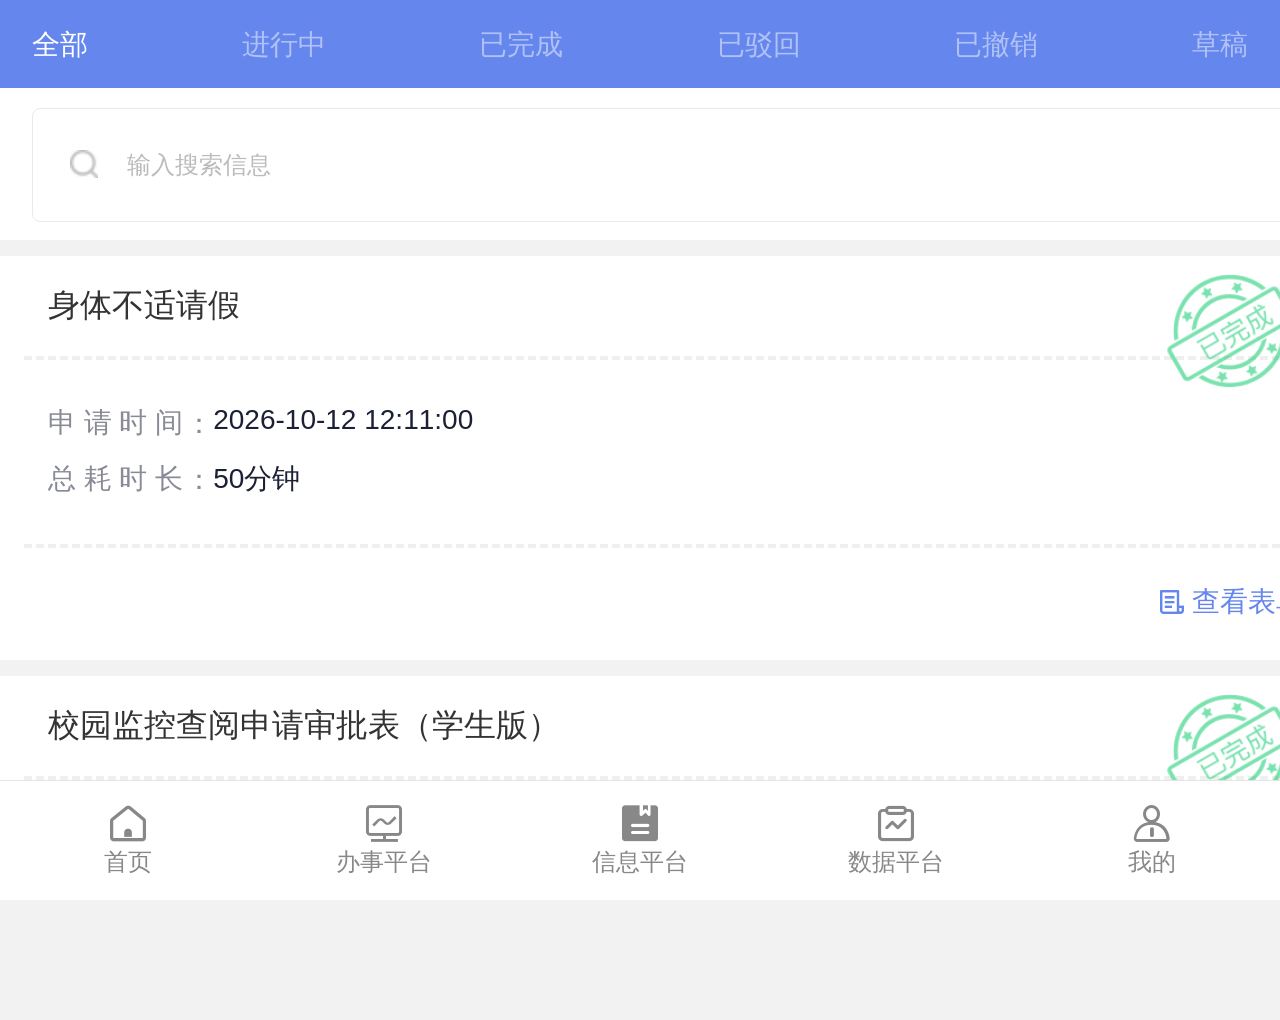
<file: my-applications.html>
<!DOCTYPE html>
<html lang="zh-cn" data-theme="default" data-qau-page="p3">
<head>
<meta charset="utf-8">
<meta http-equiv="X-UA-Compatible" content="IE=edge">
<meta name="viewport" content="width=device-width,initial-scale=1,maximum-scale=1,minimum-scale=1,viewport-fit=cover">
<title>青岛农业大学智慧校园·我的申请</title>
<link rel="stylesheet" href="assets/css/p3.css">
<link rel="stylesheet" href="assets/css/replica.css">
<link rel="stylesheet" href="assets/css/qau-leaves.css">
</head>
<body class="site_mobile_common">
<div id="m_launch" class="wxLaunchList"><div class="ml_nav"><span class="active" data-qau="p3.全部">全部</span> <span class="" data-qau="p3.进行中">
      进行中
      <!----></span> <span class="" data-qau="p3.已完成">已完成</span> <span class="" data-qau="p3.已驳回">已驳回</span> <span class="" data-qau="p3.已撤销">已撤销</span> <span class="" data-qau="p3.草稿">草稿</span></div> <div class="ml_search"><img src="[data-uri]" alt=""> <input type="text" placeholder="输入搜索信息" data-qau-ph="p3.ph.输入搜索信息"></div> <div class="m_matter_list"><ul class="mml_list"><li class="mmll_item"><div><div class="mmll_item_title"><p class="title elps" data-qau="p3.请假">请假</p> <!----> <img src="assets/img/undo_chapter.f53b2725.png" alt="" class="status"></div> <div class="mmll_item_content"><!----> <!----> <p></p> <!----> <aside><span>申请时间<i></i></span> <p>2026-01-01 09:00:00</p></aside> <aside><span>总耗时长<i></i></span> <p data-qau="p3.2小时47分钟">2小时47分钟</p></aside> <!----></div></div> <div class="mmll_item_btn"><span></span> <div class="btn_item"><!----> <!----> <!----> <!----> <button class="prview"><span class="iconfont iconshixiangchuli-chakanbiaodan"></span>
                查看表单
              </button></div></div></li><li class="mmll_item"><div><div class="mmll_item_title"><p class="title elps" data-qau="p3.请假">请假</p> <!----> <img src="assets/img/undo_chapter.f53b2725.png" alt="" class="status"></div> <div class="mmll_item_content"><!----> <!----> <p></p> <!----> <aside><span>申请时间<i></i></span> <p>2026-01-01 09:15:00</p></aside> <aside><span>总耗时长<i></i></span> <p data-qau="p3.3小时50分钟">3小时50分钟</p></aside> <!----></div></div> <div class="mmll_item_btn"><span></span> <div class="btn_item"><!----> <!----> <!----> <!----> <button class="prview"><span class="iconfont iconshixiangchuli-chakanbiaodan"></span>
                查看表单
              </button></div></div></li><li class="mmll_item"><div><div class="mmll_item_title"><p class="title elps" data-qau="p3.校园监控查阅申请审批表（学生版）">校园监控查阅申请审批表（学生版）</p> <!----> <img src="assets/img/complete.f02c33ab.png" alt="" class="status"></div> <div class="mmll_item_content"><!----> <!----> <p></p> <!----> <aside><span>申请时间<i></i></span> <p>2026-01-01 10:00:00</p></aside> <aside><span>总耗时长<i></i></span> <p data-qau="p3.1分钟">1分钟</p></aside> <!----></div></div> <div class="mmll_item_btn"><span></span> <div class="btn_item"><!----> <!----> <!----> <!----> <button class="prview"><span class="iconfont iconshixiangchuli-chakanbiaodan"></span>
                查看表单
              </button></div></div></li></ul> <div class="m_revoke_alert" style="display: none;"><div class="alert_window"><p class="close">×</p> <h3 data-qau="p3.确定要撤销这条事项？">确定要撤销这条事项？</h3> <p data-qau="p3.此操作不可逆">此操作不可逆</p> <div><a href="javascript:;" data-qau="p3.放弃">放弃</a> <a href="javascript:;" data-qau="p3.确定">确定</a></div></div>showHandleMatter
  </div> <div class="m_revoke_alert" style="display: none;"><div class="alert_window"><p class="close">×</p> <h3 data-qau="p3.确定要删除这条草稿？">确定要删除这条草稿？</h3> <p data-qau="p3.此操作不可逆">此操作不可逆</p> <div><a href="javascript:;" data-qau="p3.放弃">放弃</a> <a href="javascript:;" data-qau="p3.确定">确定</a></div></div></div> <div class="blackLight" style="display: none;"></div> <!----> <!----> <div><div class="el-dialog__wrapper" style="display: none;"><div role="dialog" aria-modal="true" aria-label="处理记录" class="el-dialog el-dialog--center thirdpartyLogAlyer" style="margin-top: 15vh; width: 90%;"><div class="el-dialog__header"><span class="el-dialog__title" data-qau="p3.处理记录">处理记录</span><button type="button" aria-label="Close" class="el-dialog__headerbtn"><i class="el-dialog__close el-icon el-icon-close"></i></button></div><!----><!----></div></div></div></div> <div class="m_footer_tab"><a href="index.html"><i class="iconfont"></i> <p data-qau="p3.首页">首页</p></a> <a href="#"><i class="iconfont"></i> <p data-qau="p3.办事平台">办事平台</p></a> <a href="#"><i class="iconfont"></i> <p data-qau="p3.信息平台">信息平台</p> <!----></a> <a href="#"><i class="iconfont"></i> <p data-qau="p3.数据平台">数据平台</p></a> <a href="#"><i class="iconfont"></i> <p data-qau="p3.我的">我的</p></a></div> <!----><div class="el-loading-mask" style="display: none;"><div class="el-loading-spinner"><svg viewbox="25 25 50 50" class="circular"><circle cx="50" cy="50" r="20" fill="none" class="path"></circle></svg><!----></div></div></div><!---->
<script src="js/qau-rem.js"></script>
<script src="js/content.js"></script>
<script src="js/qau-content.js"></script>
<script src="js/leaves-data.js"></script>
<script src="js/qau-leaves.js"></script>
<script src="js/qau-nav.js"></script>
</body>
</html>
</file>
